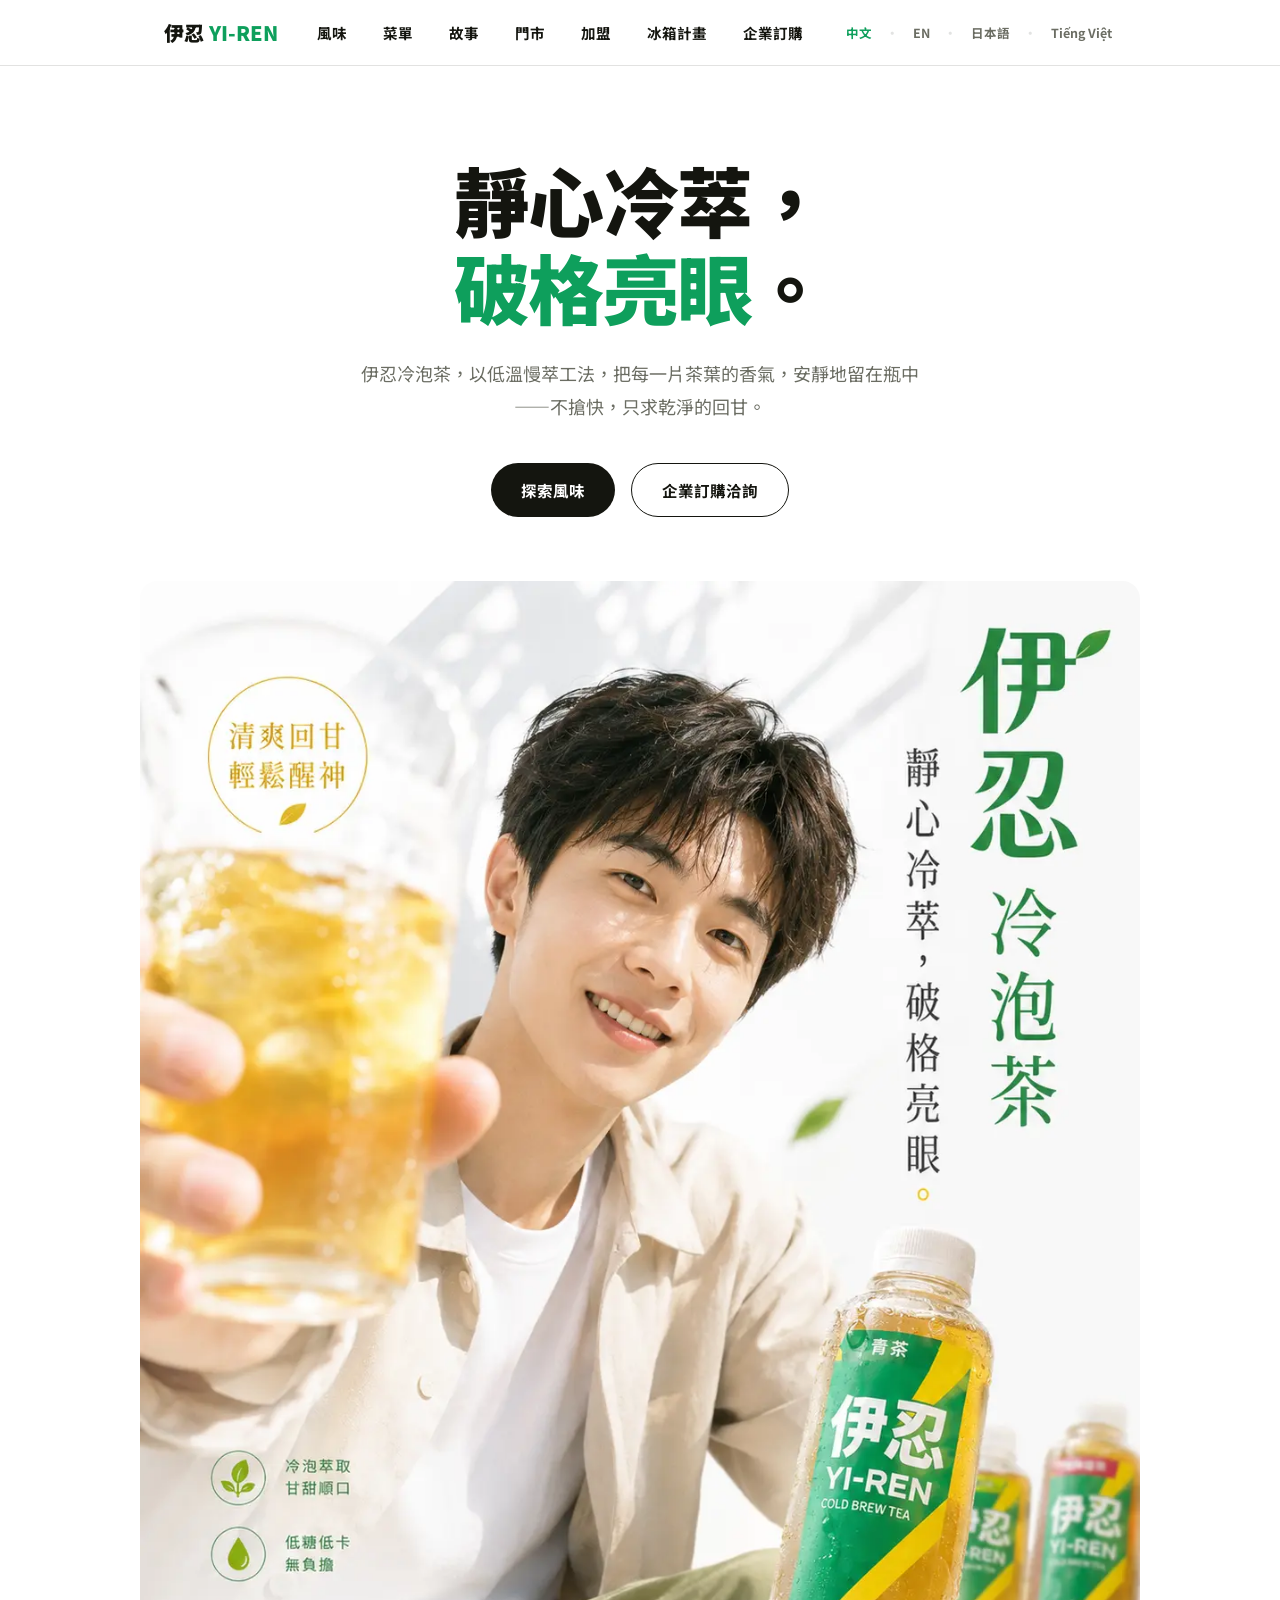
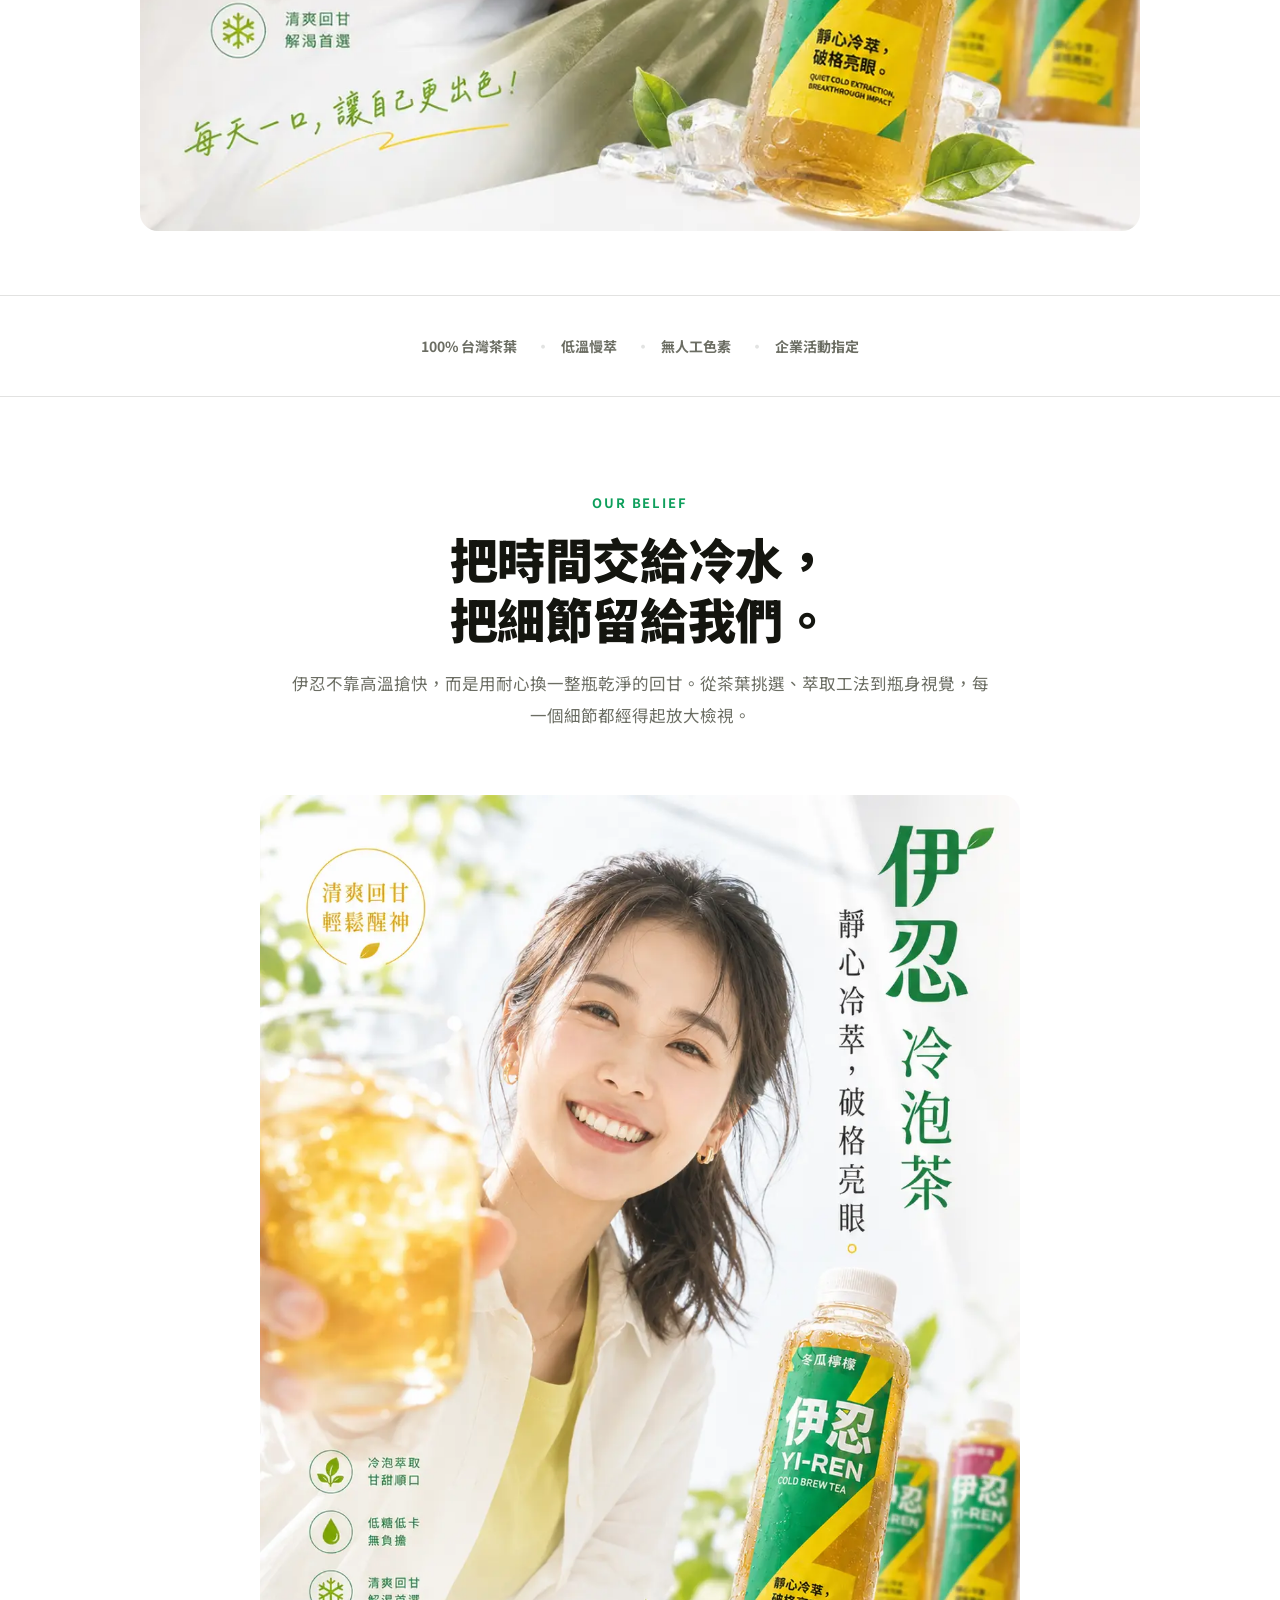
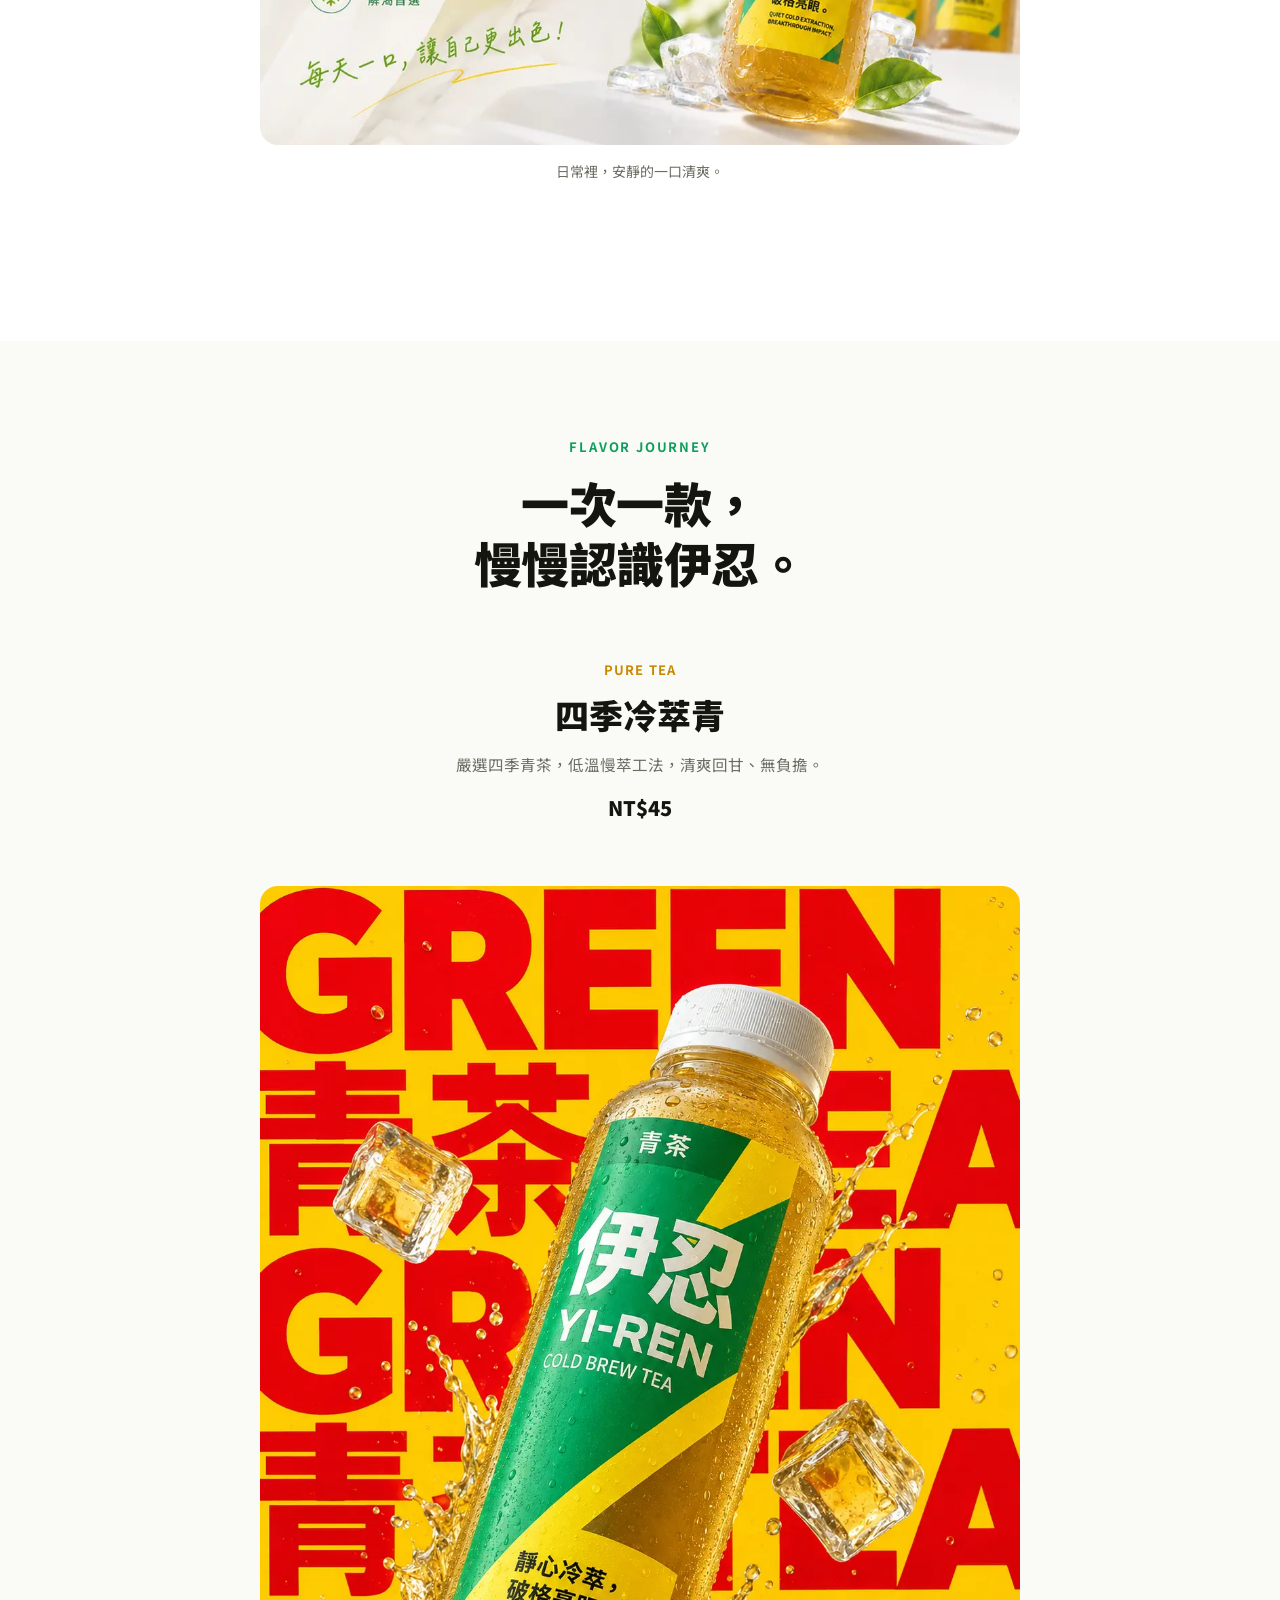
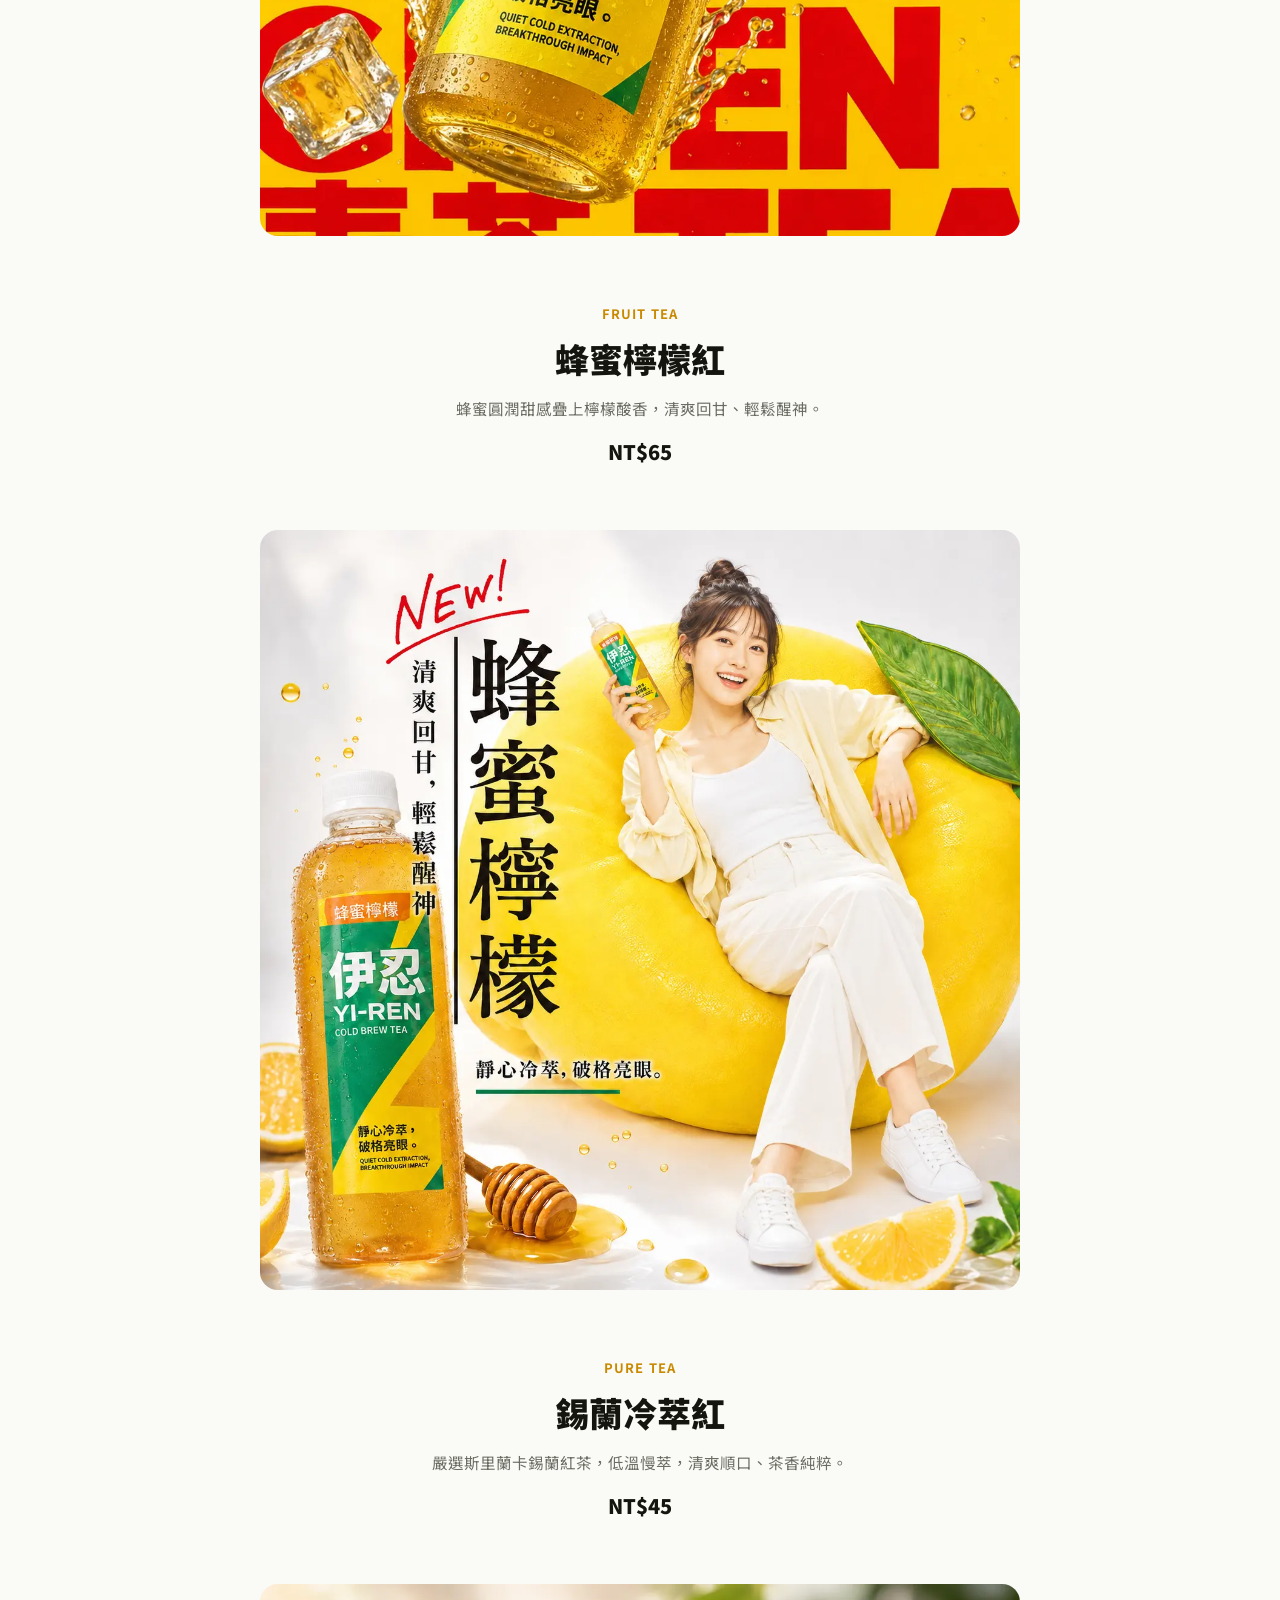
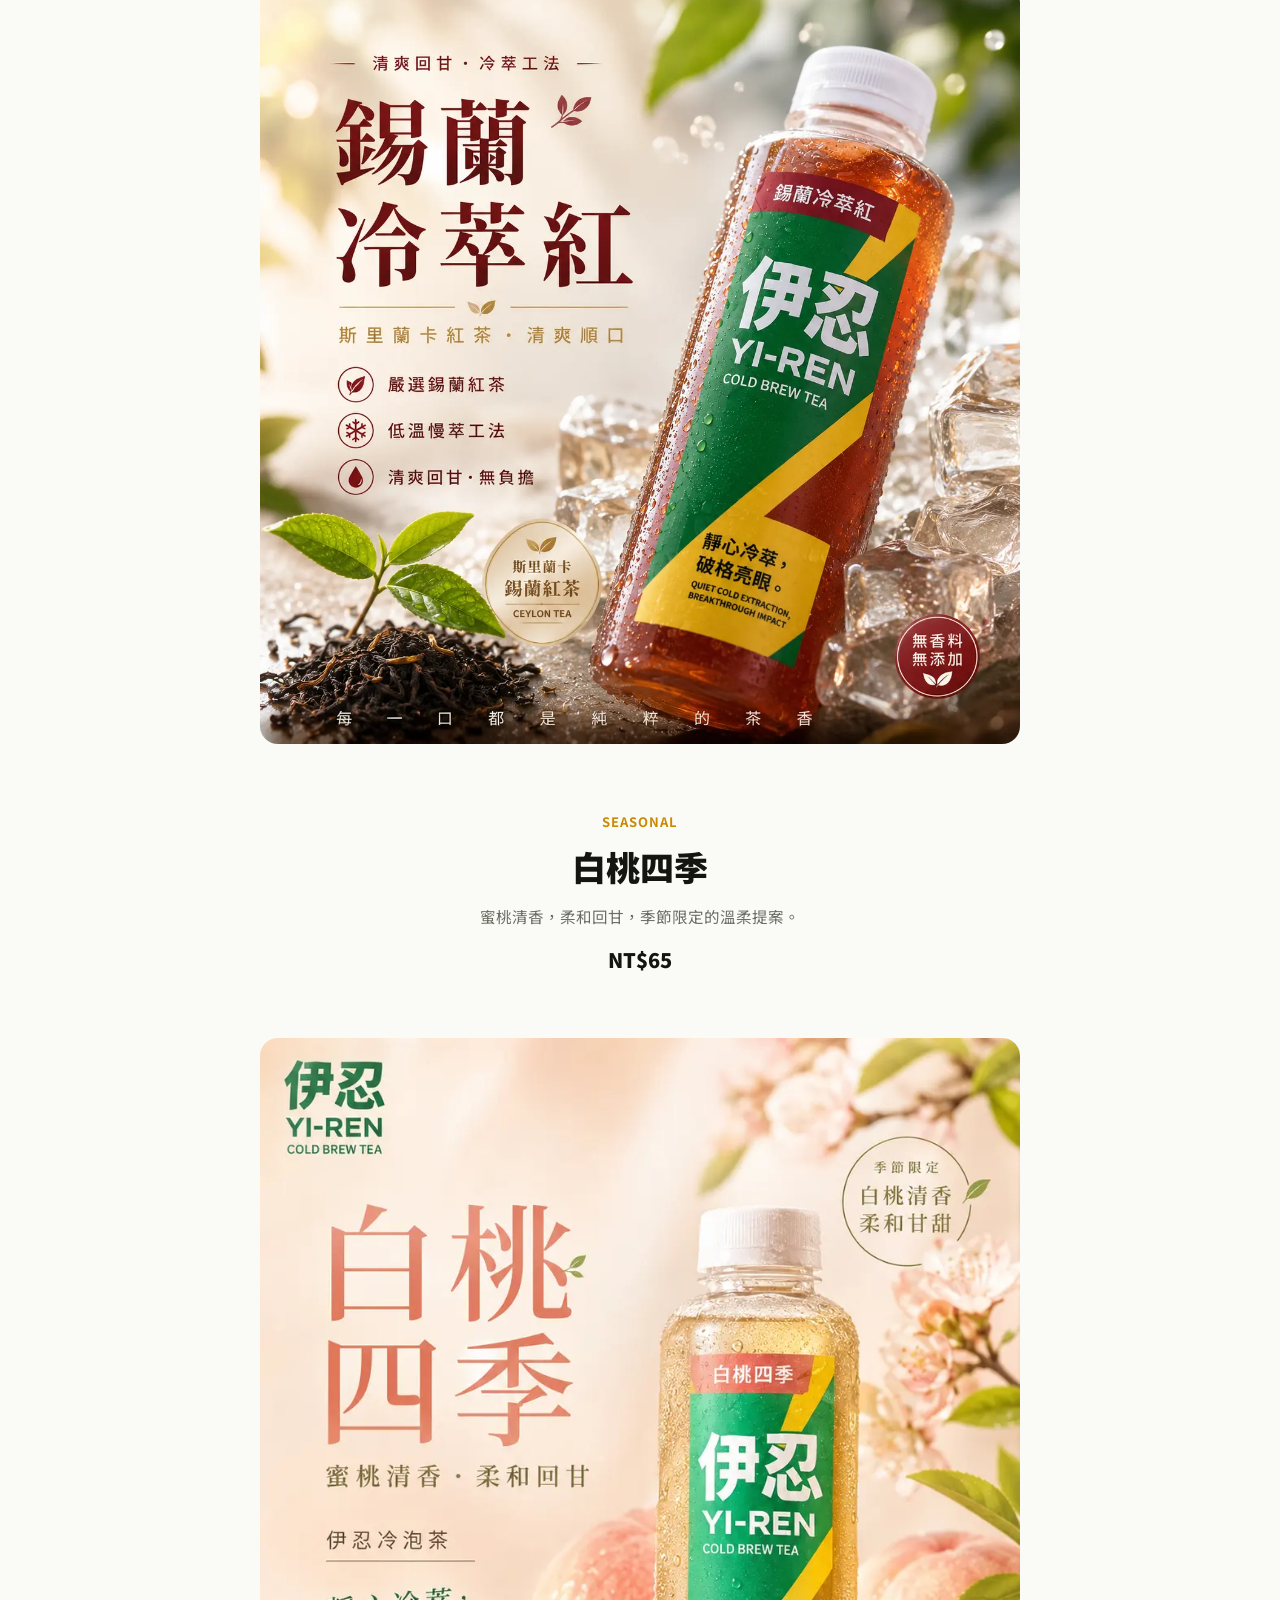
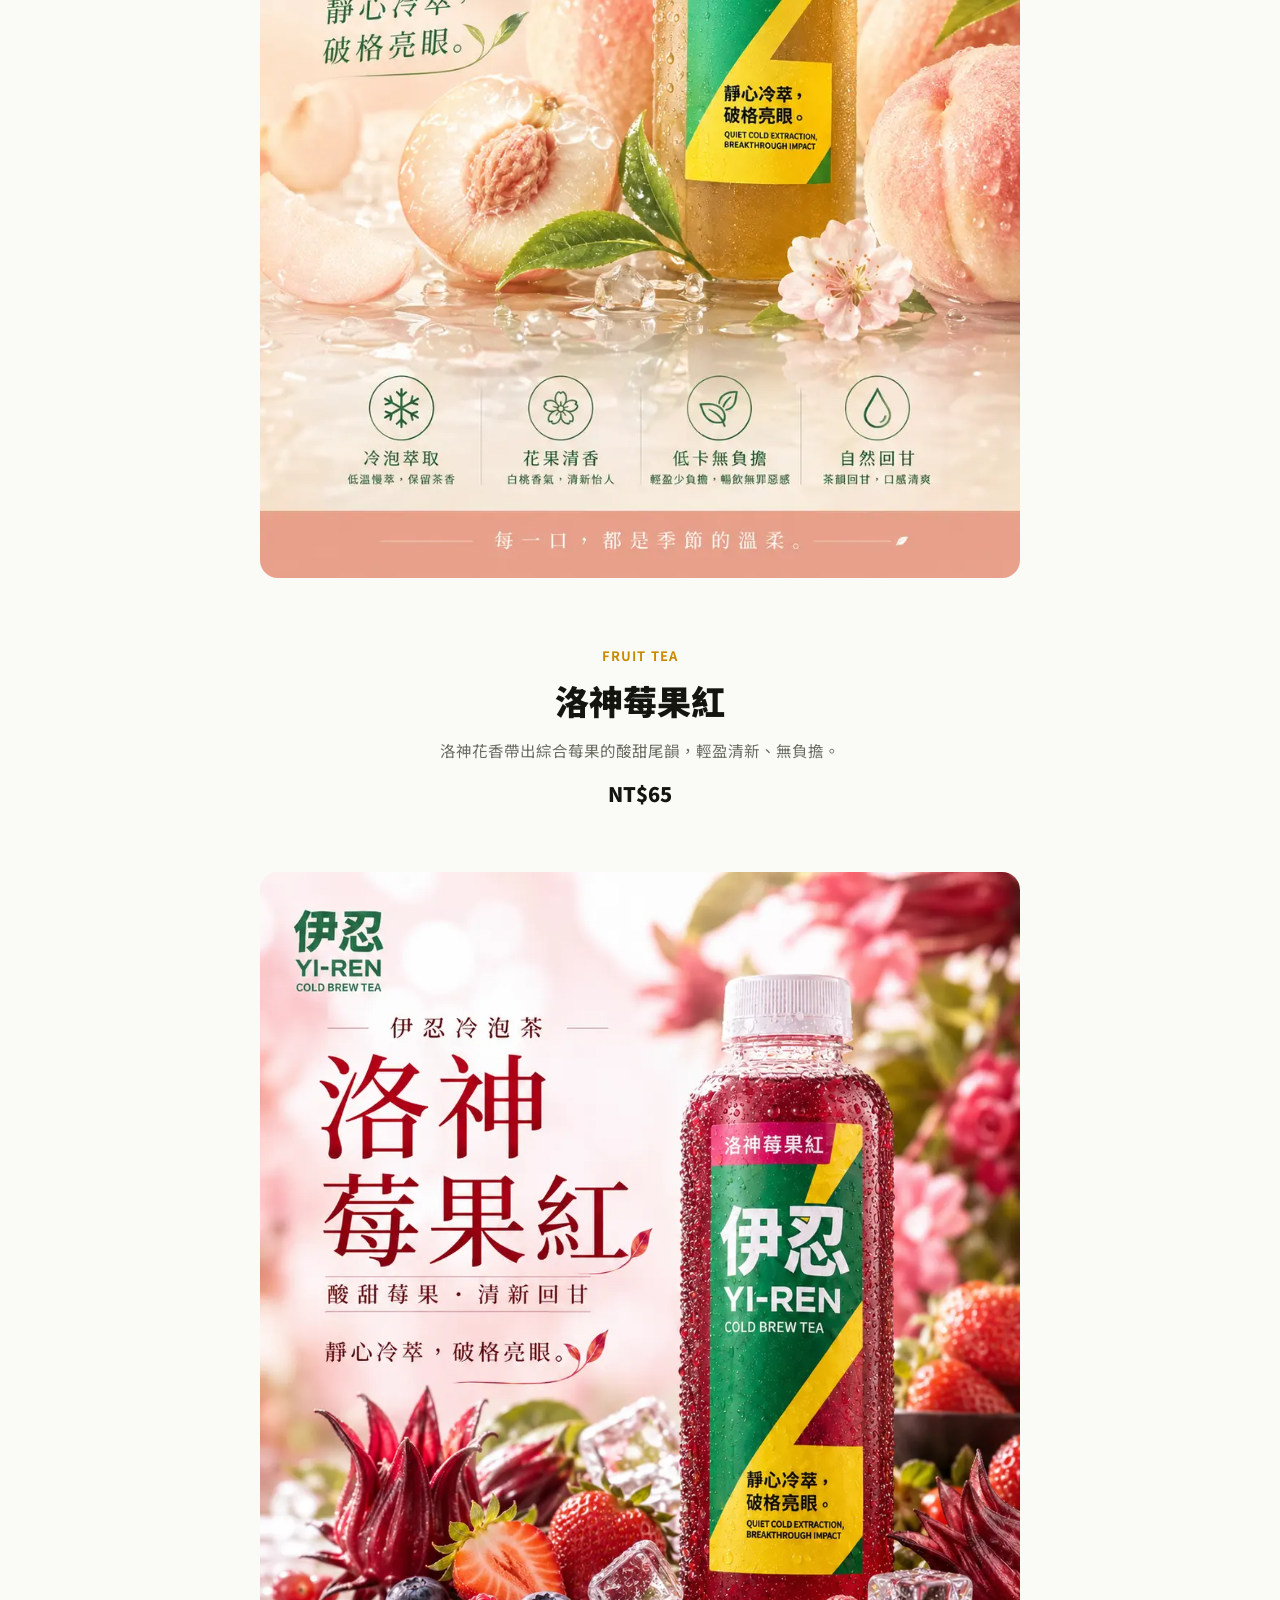
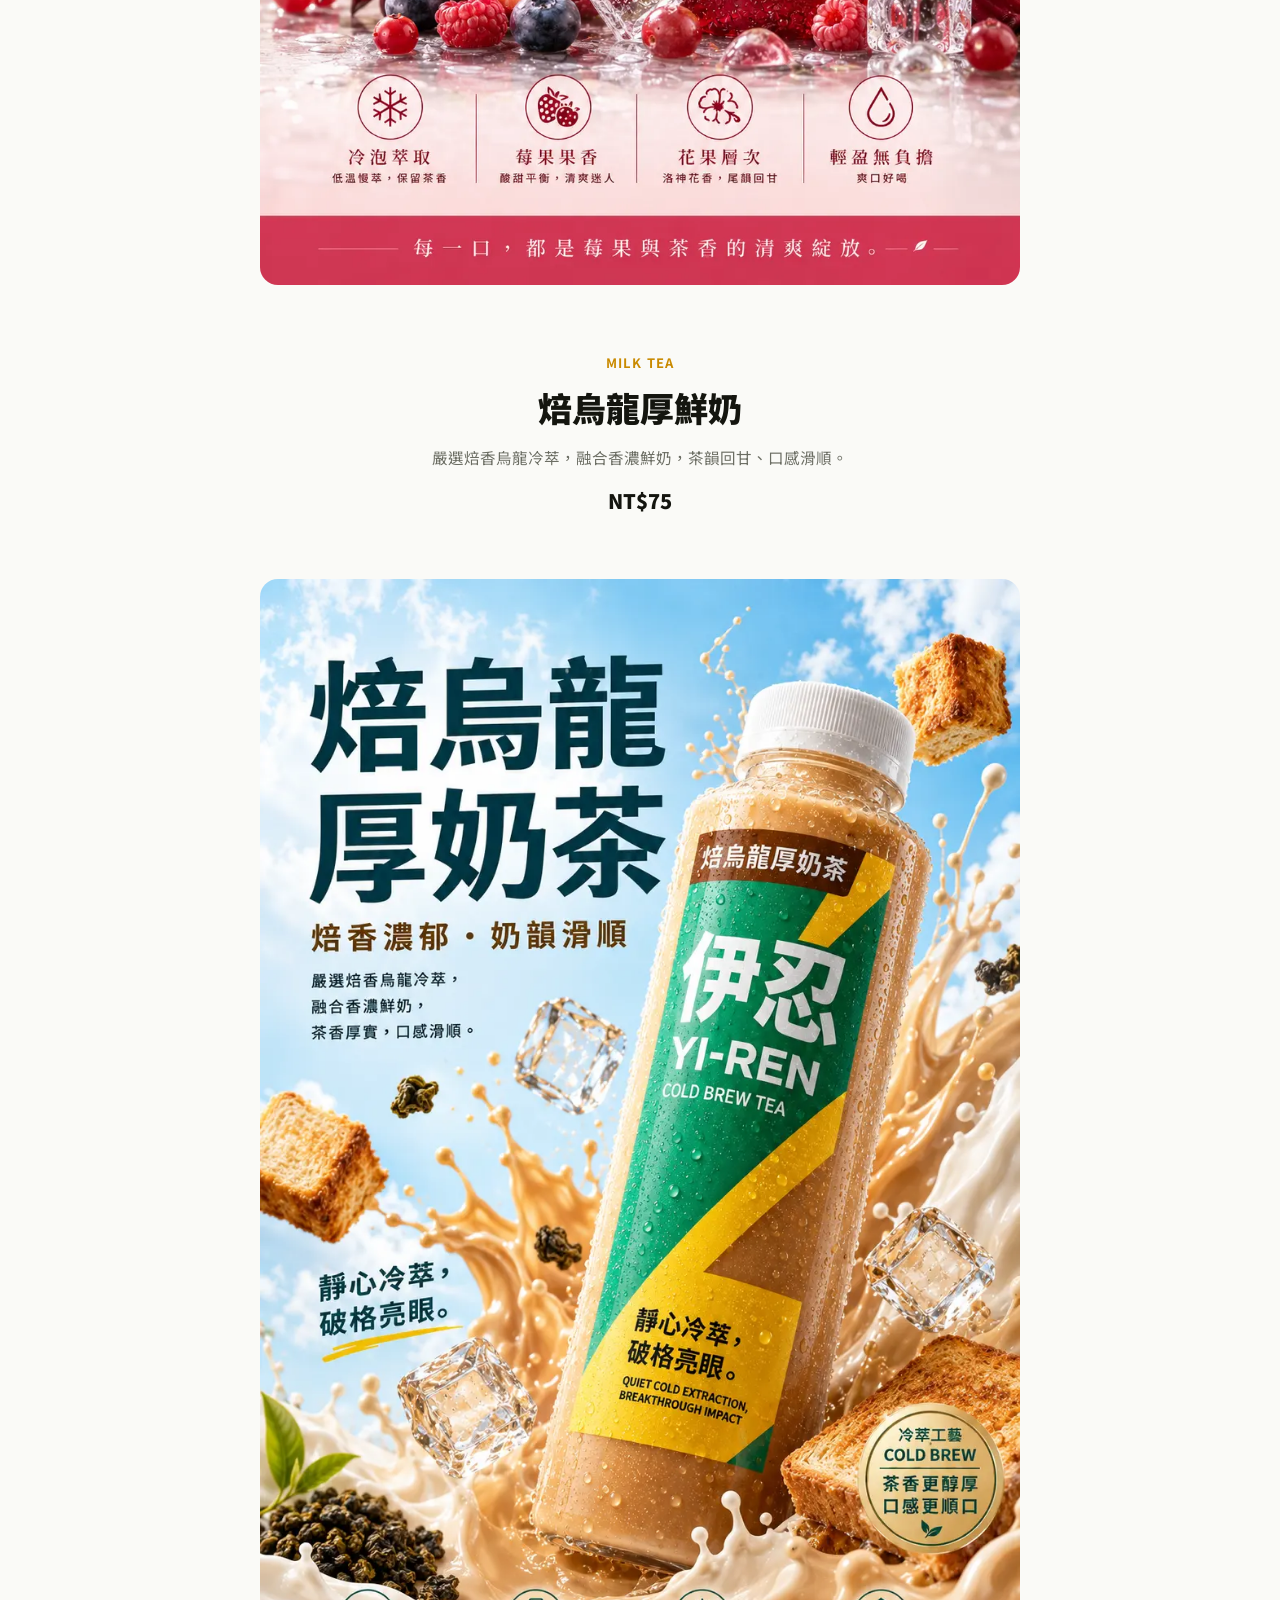
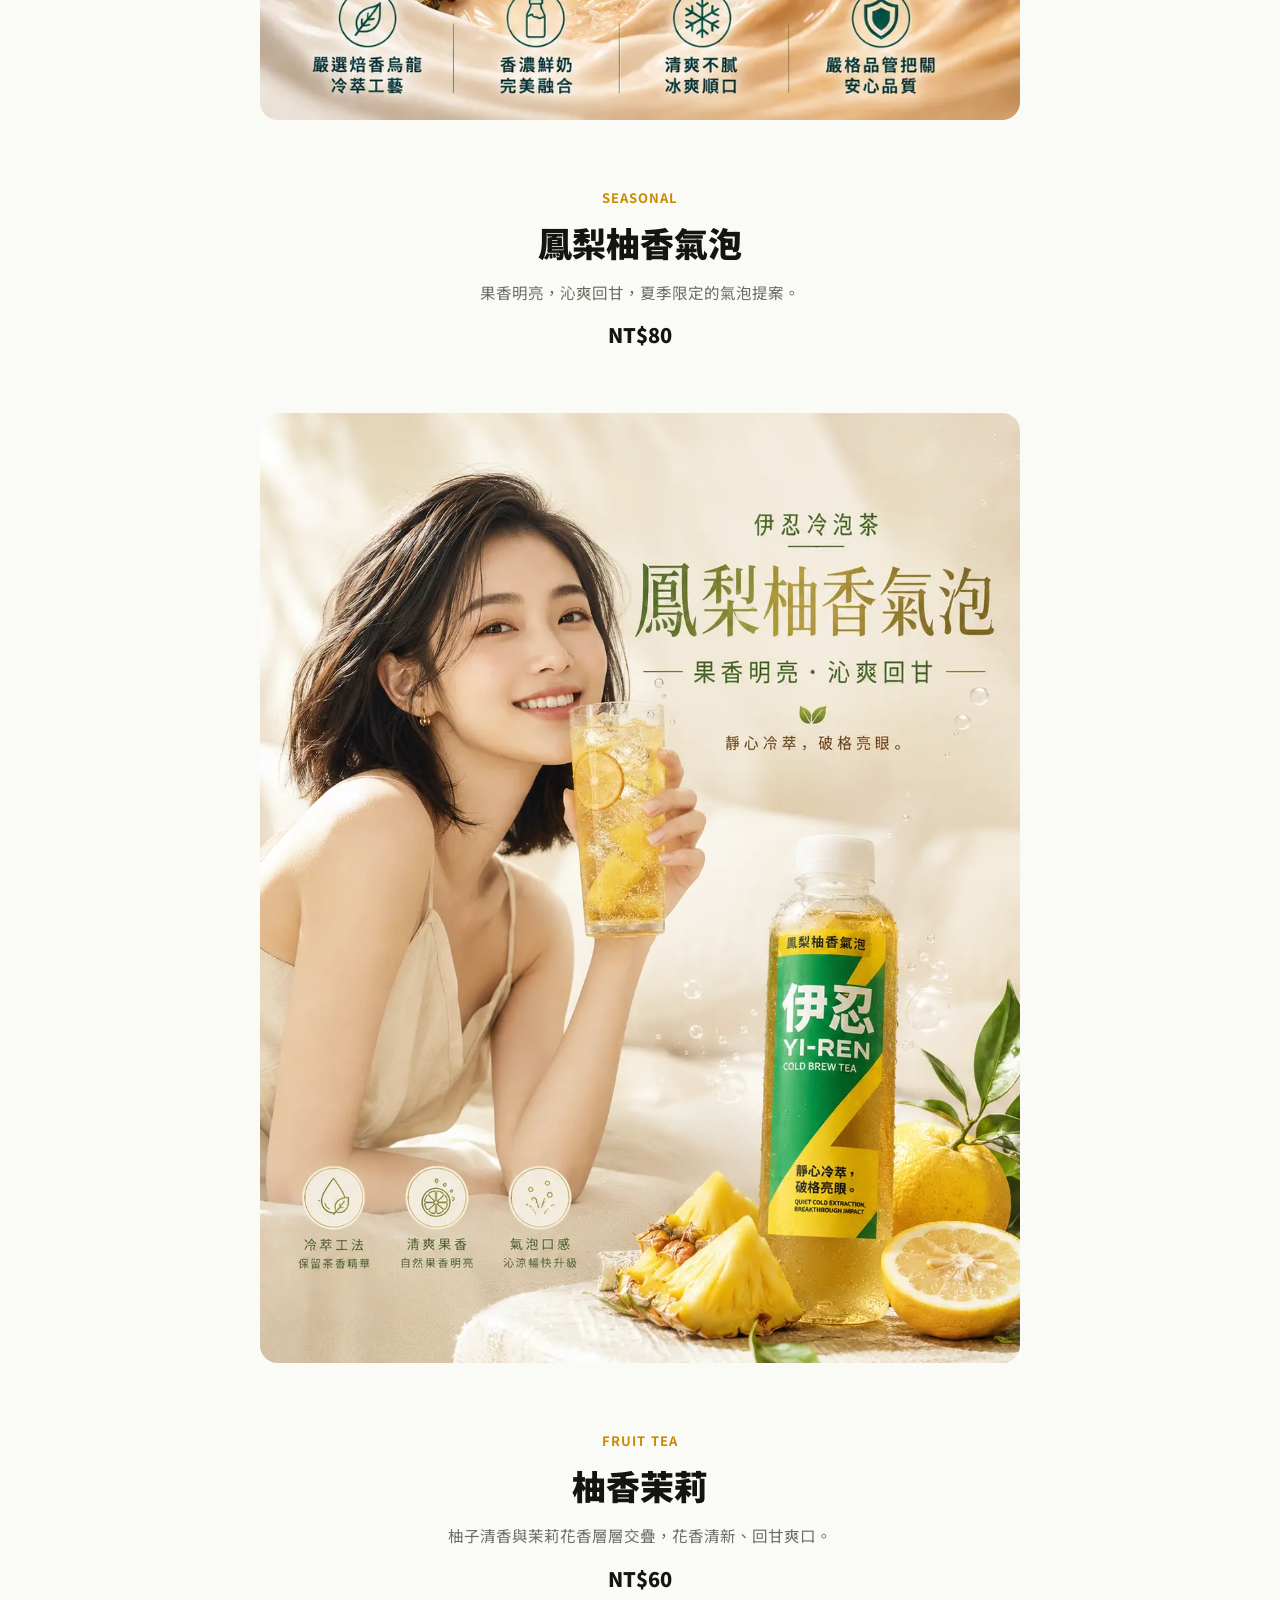
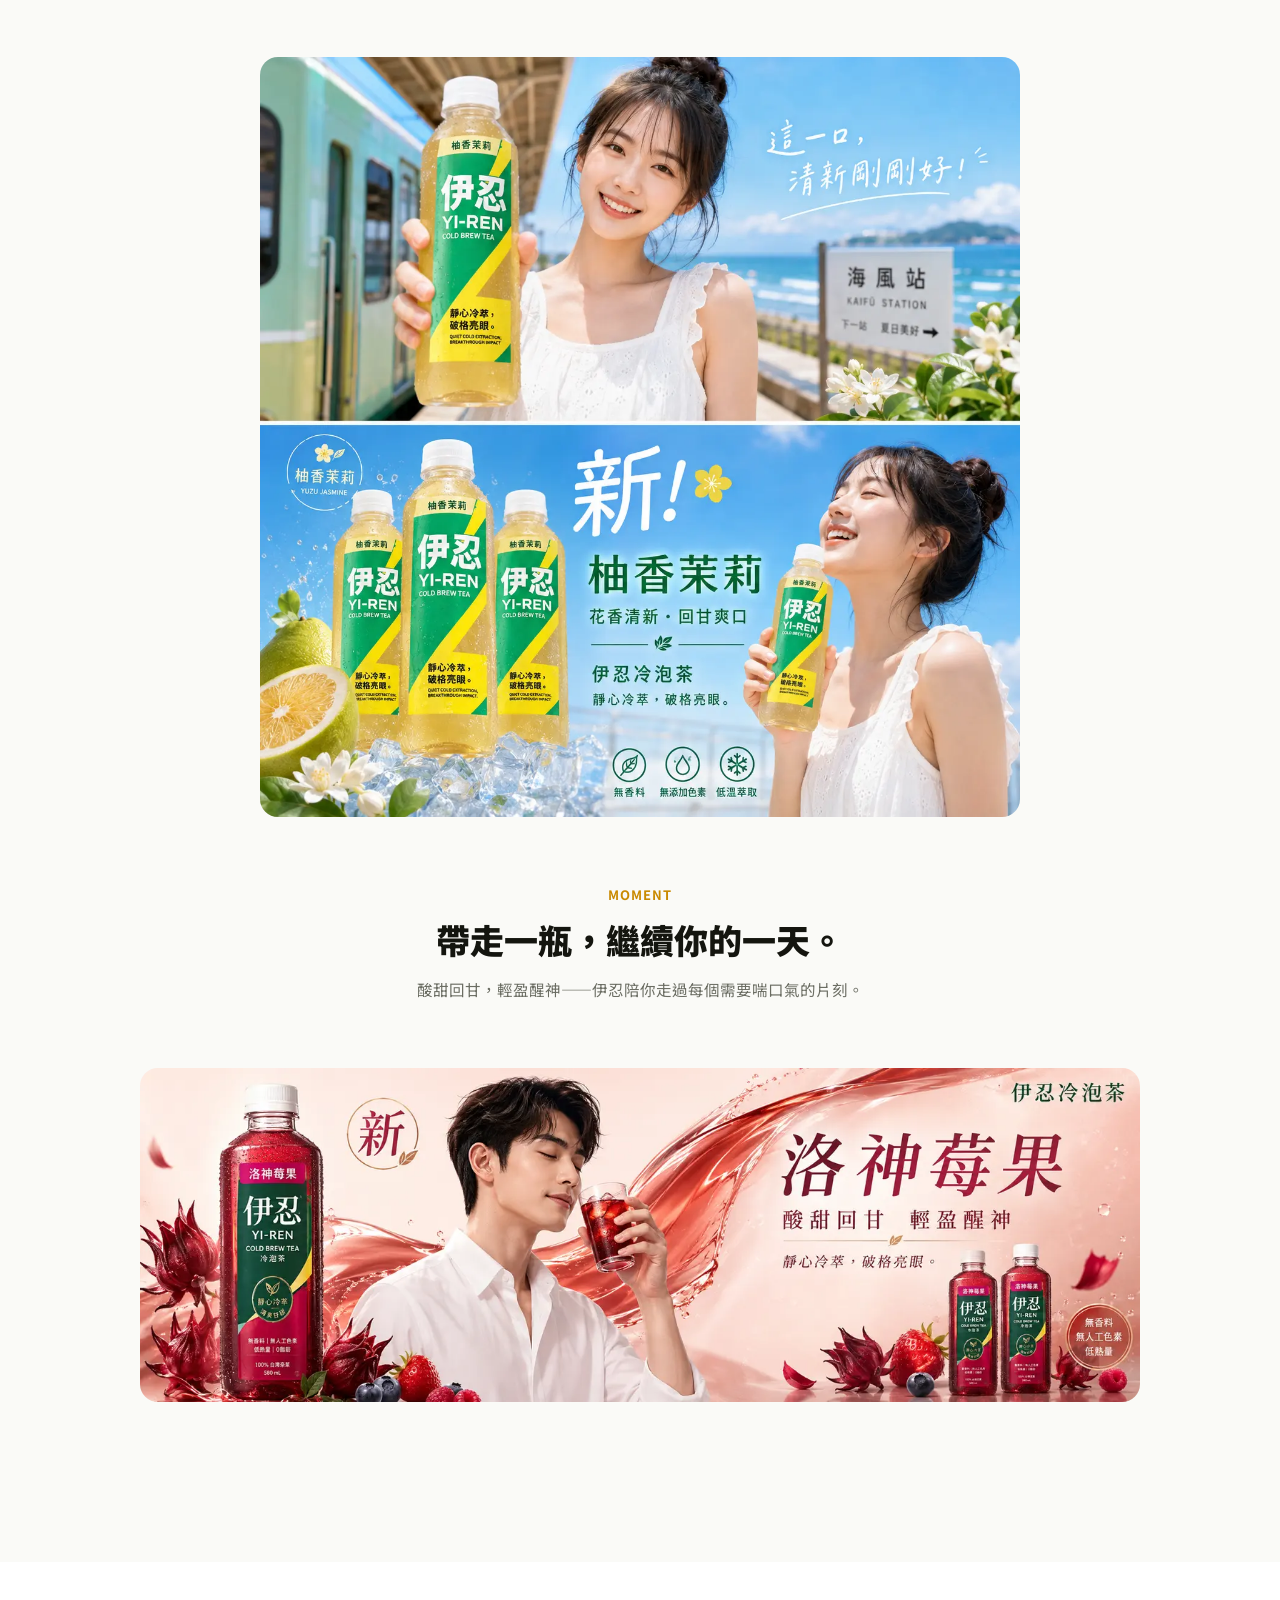
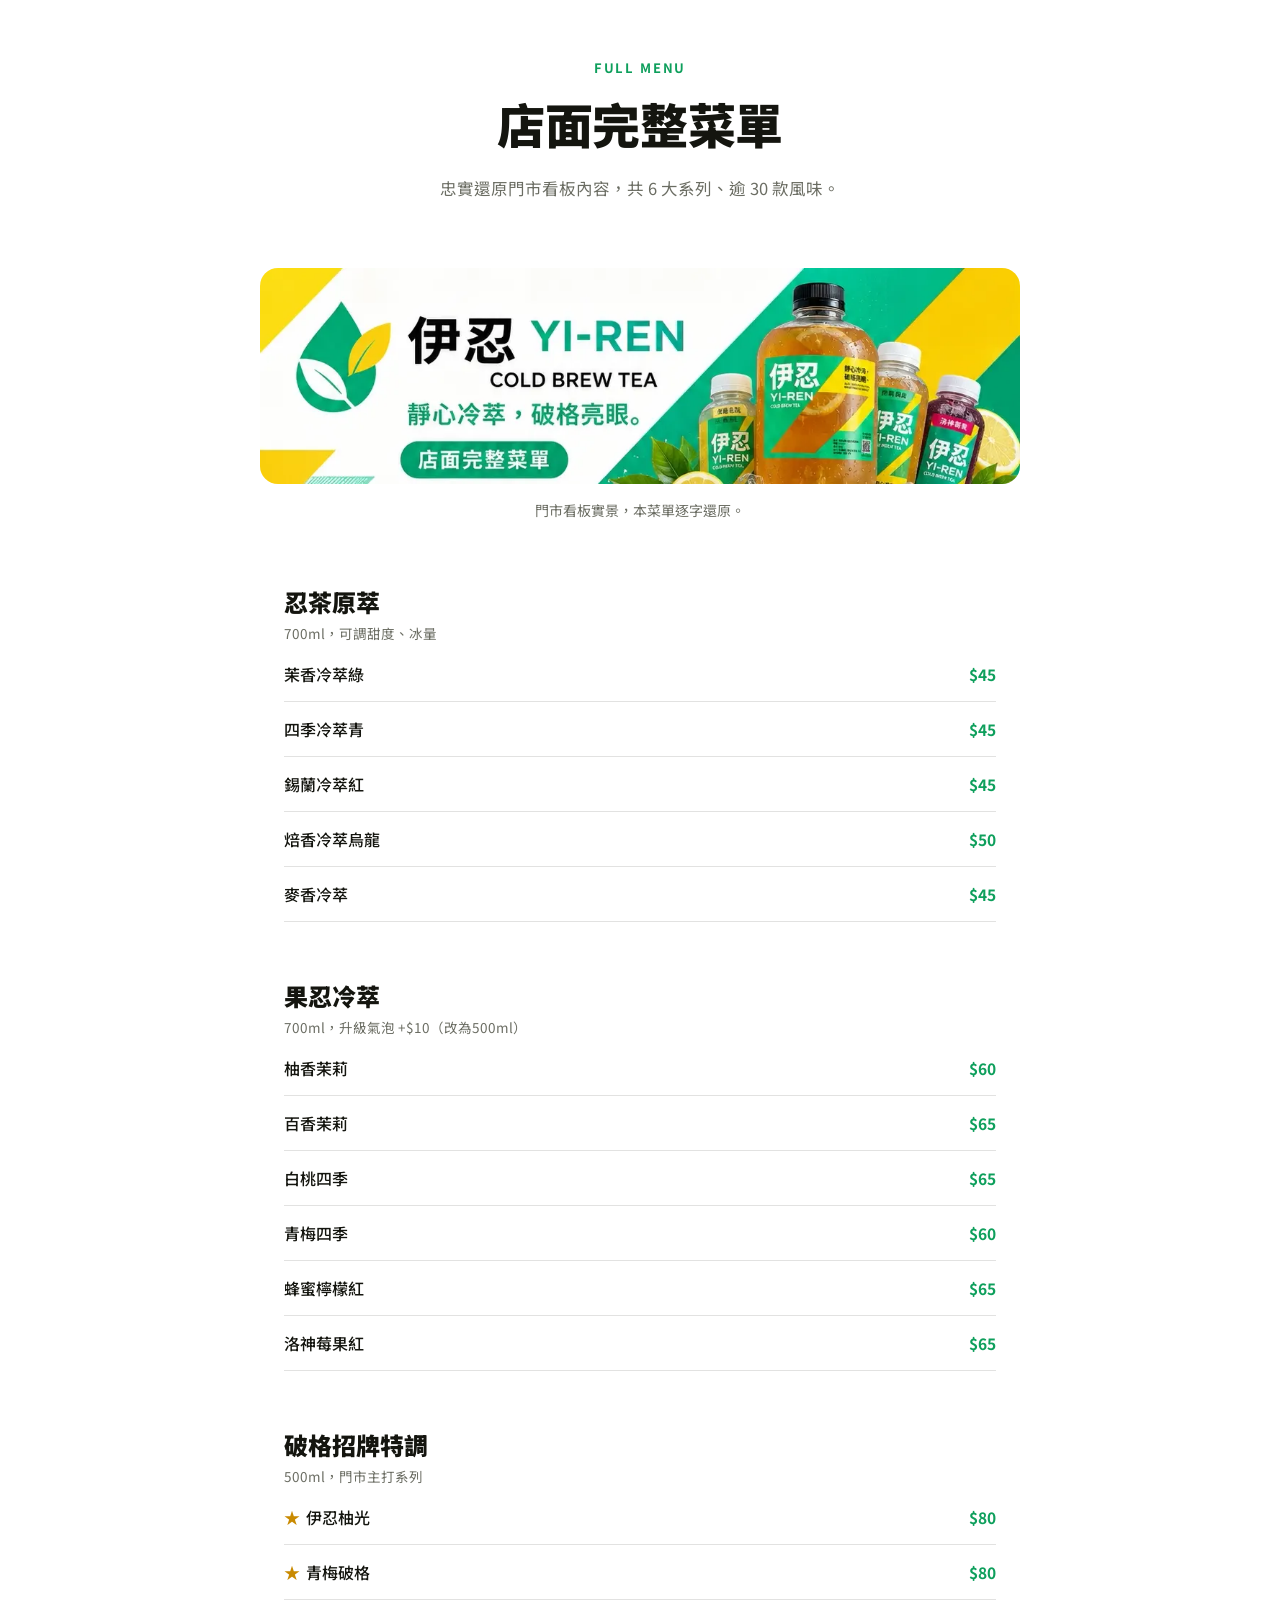
<file: index.html>
<!DOCTYPE html>
<html lang="zh-Hant">
<head>
<meta charset="UTF-8">
<meta name="viewport" content="width=device-width, initial-scale=1.0">
<title>伊忍 YI-REN COLD BREW TEA｜靜心冷萃，破格亮眼</title>
<meta name="description" content="伊忍 YI-REN 冷泡茶：低溫慢萃，完整門市菜單、品牌故事、企業訂購服務。靜心冷萃，破格亮眼。">
<meta property="og:title" content="伊忍 YI-REN COLD BREW TEA｜靜心冷萃，破格亮眼">
<meta property="og:description" content="低溫慢萃的冷泡茶。完整門市菜單、品牌故事、企業活動訂購。">
<meta property="og:type" content="website">
<meta property="og:image" content="images/hero-male-qingcha.webp">
<link rel="icon" href="data:image/svg+xml,%3Csvg xmlns='http://www.w3.org/2000/svg' viewBox='0 0 100 100'%3E%3Ccircle cx='50' cy='50' r='48' fill='%230E9F5C'/%3E%3C/svg%3E">
<link rel="stylesheet" href="css/style.css">
</head>
<body>

<!-- ============ NAV ============ -->
<nav class="site-nav">
  <div class="nav-inner">
    <a href="#top" class="brand-4">伊忍 <span>YI-REN</span></a>
    <ul class="nav-links-4">
      <li><a href="#flavors">風味</a></li>
      <li><a href="#menu">菜單</a></li>
      <li><a href="#story">故事</a></li>
      <li><a href="#store">門市</a></li>
      <li><a href="#franchise">加盟</a></li>
      <li><a href="fridge/index.html">冰箱計畫</a></li>
      <li><a href="#b2b">企業訂購</a></li>
    </ul>
    <div class="lang-switch">
      <a href="#" class="active">中文</a><span class="sep">·</span>
      <a href="en/index.html">EN</a><span class="sep">·</span>
      <a href="ja/index.html">日本語</a><span class="sep">·</span>
      <a href="vi/index.html">Tiếng Việt</a>
    </div>
    <button class="nav-toggle-4" aria-label="開啟選單" aria-expanded="false">
      <svg width="20" height="20" viewBox="0 0 24 24" fill="none" stroke="currentColor" stroke-width="2"><line x1="3" y1="7" x2="21" y2="7"/><line x1="3" y1="12" x2="21" y2="12"/><line x1="3" y1="17" x2="21" y2="17"/></svg>
    </button>
  </div>
  <div class="mobile-panel-4">
    <ul>
      <li><a href="#flavors">風味</a></li>
      <li><a href="#menu">菜單</a></li>
      <li><a href="#story">故事</a></li>
      <li><a href="#store">門市</a></li>
      <li><a href="#franchise">加盟</a></li>
      <li><a href="fridge/index.html">冰箱計畫</a></li>
      <li><a href="#b2b" class="mobile-cta-4">企業訂購</a></li>
      <div class="lang-switch">
        <a href="#" class="active">中文</a><span class="sep">·</span>
        <a href="en/index.html">EN</a><span class="sep">·</span>
        <a href="ja/index.html">日本語</a><span class="sep">·</span>
        <a href="vi/index.html">Tiếng Việt</a>
      </div>
    </ul>
  </div>
</nav>

<main id="top">

  <!-- ============ HERO ============ -->
  <section class="hero-4">
    <div class="col reveal-4">
      <h1 class="hero-4-title">靜心冷萃，<br><span class="hl">破格亮眼</span>。</h1>
      <p class="hero-4-sub">伊忍冷泡茶，以低溫慢萃工法，把每一片茶葉的香氣，安靜地留在瓶中——不搶快，只求乾淨的回甘。</p>
      <div class="hero-4-actions">
        <a href="#flavors" class="btn btn-dark">探索風味</a>
        <a href="#b2b" class="btn btn-line">企業訂購洽詢</a>
      </div>
    </div>

    <div class="photo-block full reveal-4">
      <img src="images/hero-male-qingcha.webp" alt="伊忍冷泡茶，靜心冷萃、破格亮眼" width="1120" height="1400">
    </div>
  </section>

  <!-- ============ STAT LINE ============ -->
  <div class="stat-line">
    <ul>
      <li>100% 台灣茶葉</li>
      <li>低溫慢萃</li>
      <li>無人工色素</li>
      <li>企業活動指定</li>
    </ul>
  </div>

  <!-- ============ INTRO ============ -->
  <section class="section">
    <div class="col reveal-4" style="text-align:center;">
      <span class="eyebrow">Our Belief</span>
      <h2 class="section-title">把時間交給冷水，<br>把細節留給我們。</h2>
      <p class="section-body">伊忍不靠高溫搶快，而是用耐心換一整瓶乾淨的回甘。從茶葉挑選、萃取工法到瓶身視覺，每一個細節都經得起放大檢視。</p>
    </div>

    <div class="photo-block contained reveal-4">
      <img src="images/hero-lifestyle-honey.webp" alt="伊忍冷泡茶，日常的一口清爽" width="1120" height="1400">
      <p class="cap">日常裡，安靜的一口清爽。</p>
    </div>
  </section>

  <!-- ============ FLAVOR JOURNEY ============ -->
  <section id="flavors" class="section" style="background:#FAFAF7;">
    <div class="col reveal-4" style="text-align:center; margin-bottom:8px;">
      <span class="eyebrow">Flavor Journey</span>
      <h2 class="section-title">一次一款，<br>慢慢認識伊忍。</h2>
    </div>

    <div class="flavor-entry reveal-4" style="margin-top:64px;">
      <span class="tag">Pure Tea</span>
      <h3>四季冷萃青</h3>
      <p>嚴選四季青茶，低溫慢萃工法，清爽回甘、無負擔。</p>
      <span class="price">NT$45</span>
    </div>
    <div class="photo-block contained reveal-4">
      <img src="images/flavor-qingcha-green.webp" alt="伊忍四季冷萃青" width="1120" height="1400">
    </div>

    <div class="flavor-entry reveal-4">
      <span class="tag">Fruit Tea</span>
      <h3>蜂蜜檸檬紅</h3>
      <p>蜂蜜圓潤甜感疊上檸檬酸香，清爽回甘、輕鬆醒神。</p>
      <span class="price">NT$65</span>
    </div>
    <div class="photo-block contained reveal-4">
      <img src="images/flavor-honey-lemon.webp" alt="伊忍蜂蜜檸檬紅" width="1254" height="1254">
    </div>

    <div class="flavor-entry reveal-4">
      <span class="tag">Pure Tea</span>
      <h3>錫蘭冷萃紅</h3>
      <p>嚴選斯里蘭卡錫蘭紅茶，低溫慢萃，清爽順口、茶香純粹。</p>
      <span class="price">NT$45</span>
    </div>
    <div class="photo-block contained reveal-4">
      <img src="images/flavor-ceylon-red.webp" alt="伊忍錫蘭冷萃紅" width="1254" height="1254">
    </div>

    <div class="flavor-entry reveal-4">
      <span class="tag">Seasonal</span>
      <h3>白桃四季</h3>
      <p>蜜桃清香，柔和回甘，季節限定的溫柔提案。</p>
      <span class="price">NT$65</span>
    </div>
    <div class="photo-block contained reveal-4">
      <img src="images/flavor-white-peach.webp" alt="伊忍白桃四季" width="933" height="1400">
    </div>

    <div class="flavor-entry reveal-4">
      <span class="tag">Fruit Tea</span>
      <h3>洛神莓果紅</h3>
      <p>洛神花香帶出綜合莓果的酸甜尾韻，輕盈清新、無負擔。</p>
      <span class="price">NT$65</span>
    </div>
    <div class="photo-block contained reveal-4">
      <img src="images/flavor-hibiscus-berry.webp" alt="伊忍洛神莓果紅" width="1050" height="1400">
    </div>

    <div class="flavor-entry reveal-4">
      <span class="tag">Milk Tea</span>
      <h3>焙烏龍厚鮮奶</h3>
      <p>嚴選焙香烏龍冷萃，融合香濃鮮奶，茶韻回甘、口感滑順。</p>
      <span class="price">NT$75</span>
    </div>
    <div class="photo-block contained reveal-4">
      <img src="images/flavor-oolong-milktea.webp" alt="伊忍焙烏龍厚鮮奶" width="933" height="1400">
    </div>

    <div class="flavor-entry reveal-4">
      <span class="tag">Seasonal</span>
      <h3>鳳梨柚香氣泡</h3>
      <p>果香明亮，沁爽回甘，夏季限定的氣泡提案。</p>
      <span class="price">NT$80</span>
    </div>
    <div class="photo-block contained reveal-4">
      <img src="images/flavor-pineapple-yuzu.webp" alt="伊忍鳳梨柚香氣泡" width="1120" height="1400">
    </div>

    <div class="flavor-entry reveal-4">
      <span class="tag">Fruit Tea</span>
      <h3>柚香茉莉</h3>
      <p>柚子清香與茉莉花香層層交疊，花香清新、回甘爽口。</p>
      <span class="price">NT$60</span>
    </div>
    <div class="photo-block contained reveal-4">
      <img src="images/promo-yuzu-jasmine-lifestyle.webp" alt="伊忍柚香茉莉，海風車站" width="1254" height="1254">
    </div>

    <div class="flavor-entry reveal-4">
      <span class="tag">Moment</span>
      <h3>帶走一瓶，繼續你的一天。</h3>
      <p>酸甜回甘，輕盈醒神——伊忍陪你走過每個需要喘口氣的片刻。</p>
    </div>
    <div class="photo-block full reveal-4">
      <img src="images/promo-hibiscus-lifestyle.webp" alt="伊忍洛神莓果，酸甜回甘" width="1400" height="467">
    </div>
  </section>

  <!-- ============ MENU ============ -->
  <section id="menu" class="section">
    <div class="col reveal-4" style="text-align:center;">
      <span class="eyebrow">Full Menu</span>
      <h2 class="section-title">店面完整菜單</h2>
      <p class="section-body">忠實還原門市看板內容，共 6 大系列、逾 30 款風味。</p>
    </div>

    <div class="photo-block contained reveal-4">
      <img src="images/menu-header-strip.webp" alt="伊忍門市菜單看板" width="1055" height="300">
      <p class="cap">門市看板實景，本菜單逐字還原。</p>
    </div>

    <div class="col reveal-4" style="margin-top:60px;">

      <div class="menu-cat-4">
        <div class="menu-cat-4-head"><h3>忍茶原萃</h3><span class="meta">700ml，可調甜度、冰量</span></div>
        <div class="menu-row-4"><span class="name">茉香冷萃綠</span><span class="price">$45</span></div>
        <div class="menu-row-4"><span class="name">四季冷萃青</span><span class="price">$45</span></div>
        <div class="menu-row-4"><span class="name">錫蘭冷萃紅</span><span class="price">$45</span></div>
        <div class="menu-row-4"><span class="name">焙香冷萃烏龍</span><span class="price">$50</span></div>
        <div class="menu-row-4"><span class="name">麥香冷萃</span><span class="price">$45</span></div>
      </div>

      <div class="menu-cat-4">
        <div class="menu-cat-4-head"><h3>果忍冷萃</h3><span class="meta">700ml，升級氣泡 +$10（改為500ml）</span></div>
        <div class="menu-row-4"><span class="name">柚香茉莉</span><span class="price">$60</span></div>
        <div class="menu-row-4"><span class="name">百香茉莉</span><span class="price">$65</span></div>
        <div class="menu-row-4"><span class="name">白桃四季</span><span class="price">$65</span></div>
        <div class="menu-row-4"><span class="name">青梅四季</span><span class="price">$60</span></div>
        <div class="menu-row-4"><span class="name">蜂蜜檸檬紅</span><span class="price">$65</span></div>
        <div class="menu-row-4"><span class="name">洛神莓果紅</span><span class="price">$65</span></div>
      </div>

      <div class="menu-cat-4">
        <div class="menu-cat-4-head"><h3>破格招牌特調</h3><span class="meta">500ml，門市主打系列</span></div>
        <div class="menu-row-4"><span class="name"><span class="star">★</span>伊忍柚光</span><span class="price">$80</span></div>
        <div class="menu-row-4"><span class="name"><span class="star">★</span>青梅破格</span><span class="price">$80</span></div>
        <div class="menu-row-4"><span class="name"><span class="star">★</span>白桃雲朵青</span><span class="price">$80</span></div>
        <div class="menu-row-4"><span class="name">洛神赤霞</span><span class="price">$75</span></div>
        <div class="menu-row-4"><span class="name">百香雙果綠</span><span class="price">$75</span></div>
      </div>

      <div class="menu-cat-4">
        <div class="menu-cat-4-head"><h3>雲上鮮奶茶</h3><span class="meta">500ml，使用鮮奶，不使用奶精</span></div>
        <div class="menu-row-4"><span class="name">錫蘭厚鮮奶</span><span class="price">$70</span></div>
        <div class="menu-row-4"><span class="name">焙烏龍厚鮮奶</span><span class="price">$75</span></div>
        <div class="menu-row-4"><span class="name">茉莉鮮奶綠</span><span class="price">$70</span></div>
        <div class="menu-row-4"><span class="name">白玉錫蘭厚鮮奶</span><span class="price">$80</span></div>
        <div class="menu-row-4"><span class="name">海鹽雲朵紅</span><span class="price">$70</span></div>
        <div class="menu-row-4"><span class="name">海鹽雲朵烏龍</span><span class="price">$75</span></div>
      </div>

      <div class="menu-cat-4">
        <div class="menu-cat-4-head"><h3>無咖啡因選擇</h3></div>
        <div class="menu-row-4"><span class="name">麥香冷萃</span><span class="price">$45</span></div>
        <div class="menu-row-4"><span class="name">蜂蜜檸檬氣泡</span><span class="price">$65</span></div>
        <div class="menu-row-4"><span class="name">洛神莓果氣泡</span><span class="price">$70</span></div>
        <div class="menu-row-4"><span class="name">白桃晶球氣泡</span><span class="price">$75</span></div>
      </div>

      <div class="menu-cat-4" style="margin-bottom:0;">
        <div class="menu-cat-4-head"><h3>季節限定</h3></div>
        <div class="menu-row-4"><span class="name">芒果百香冷萃青〈春夏〉</span><span class="price">$80</span></div>
        <div class="menu-row-4"><span class="name">鳳梨柚香氣泡〈春夏〉</span><span class="price">$80</span></div>
        <div class="menu-row-4"><span class="name">草莓雲朵鮮奶〈秋冬〉</span><span class="price">$90</span></div>
        <div class="menu-row-4"><span class="name">桂花焙香烏龍〈秋冬〉</span><span class="price">$65</span></div>
      </div>

      <div class="menu-note-4">
        <p><strong>加料與升級：</strong>白玉珍珠 +$10・茉莉茶凍 +$10・愛玉 +$10・寒天晶球 +$10・海鹽雲朵奶霜 +$15・升級氣泡 +$10</p>
        <p style="margin-top:12px;"><strong>甜度／冰量：</strong>原茶、鮮奶茶可調整甜度（無糖～正常）與冰量（正常冰～去冰）；果茶、特調系列以清爽果香／標準果香調整；氣泡系列冰量固定，建議立即飲用。</p>
      </div>

      <div class="rank-4">
        <h3>人氣推薦 Top 8</h3>
        <ol>
          <li><span class="no">01</span>伊忍柚光</li>
          <li><span class="no">02</span>青梅破格</li>
          <li><span class="no">03</span>白桃雲朵青</li>
          <li><span class="no">04</span>洛神莓果紅茶氣泡</li>
          <li><span class="no">05</span>百香茉莉冷萃</li>
          <li><span class="no">06</span>白玉錫蘭厚鮮奶</li>
          <li><span class="no">07</span>焙烏龍厚鮮奶</li>
          <li><span class="no">08</span>麥香冷萃</li>
        </ol>
      </div>
    </div>
  </section>

  <!-- ============ BRAND STORY ============ -->
  <section id="story" class="section" style="background:#FAFAF7;">
    <div class="col reveal-4" style="text-align:center;">
      <span class="eyebrow">Brand Story</span>
      <h2 class="section-title">那道對角切線，<br>是等待與破格的交界。</h2>
      <p class="section-body">瓶身上的黃綠切線不是隨手一畫——<strong>綠色</strong>是茶葉靜置冷萃的耐心等待，<strong>黃色</strong>是果物在陽光下累積的甜度。兩者相遇的那條斜線，就是「靜心」與「破格」交手的瞬間：安靜等待之後，最後一刻，果香衝破茶湯，亮眼登場。</p>
      <p class="section-body">「忍」也是這個意思——不是隱忍，是忍者的沉靜與精準：什麼時候該等，什麼時候該出手，伊忍都算好了。</p>
    </div>

    <div class="photo-block full reveal-4">
      <img src="images/brand-billboard.webp" alt="伊忍品牌視覺牆面，靜心冷萃、破格亮眼" width="1400" height="1050">
    </div>
  </section>

  <!-- ============ CRAFT / PACKAGING ============ -->
  <section class="section">
    <div class="col reveal-4" style="text-align:center;">
      <span class="eyebrow">Craft &amp; Packaging</span>
      <h2 class="section-title">工藝與包裝</h2>
      <p class="section-body">從瓶身標籤到門市周邊，同一套黃綠語言，一致延伸。</p>
    </div>

    <div class="photo-block snug reveal-4">
      <img src="images/pkg-label-detail.webp" alt="伊忍瓶身標籤正反面" width="320" height="310">
      <p class="cap">瓶身標籤，正面設計、背面誠實標示。</p>
    </div>

    <div class="photo-block full reveal-4">
      <img src="images/pkg-product-lineup.webp" alt="伊忍全系列產品陣列" width="978" height="320">
      <p class="cap">產品系列包裝，從冷萃茶到 700ml 分享瓶。</p>
    </div>

    <div class="photo-block contained reveal-4">
      <img src="images/pkg-team-apparel.webp" alt="伊忍員工制服、圍裙與帽款" width="660" height="230">
      <p class="cap">從吧台到街口，團隊共同穿上的那一種綠。</p>
    </div>

    <div class="photo-block contained reveal-4">
      <img src="images/pkg-takeaway-set.webp" alt="伊忍外帶杯、杯套與封口貼紙" width="590" height="195">
      <p class="cap">外帶杯與封口貼紙，隨手一瓶也講究。</p>
    </div>

    <div class="photo-block contained reveal-4">
      <img src="images/pkg-merch-gifting.webp" alt="伊忍品牌周邊：提袋、保溫杯、筆記本、萬用袋" width="800" height="235">
      <p class="cap">品牌周邊，也是活動最好的伴手禮。</p>
    </div>
  </section>

  <!-- ============ STORE ============ -->
  <section id="store" class="section" style="background:#FAFAF7;">
    <div class="col reveal-4" style="text-align:center;">
      <span class="eyebrow">Store Experience</span>
      <h2 class="section-title">找個位置，<br>把腳步慢下來。</h2>
      <p class="section-body">黃綠幾何拉門、外帶窗口，讓經過的人也能順路帶走一瓶乾淨的茶——不只是一間店，更是街角的小小停頓點。</p>
      <ul class="meta-list-4" style="display:inline-flex; flex-direction:column; text-align:left;">
        <li><span class="label">Location</span><span>台南市中西區（籌備中，詳細地址將於開幕前公佈）</span></li>
        <li><span class="label">Hours</span><span>10:00–21:00　全年無休</span></li>
      </ul>
    </div>

    <div class="photo-block full reveal-4">
      <img src="images/store-storefront.webp" alt="伊忍 YI-REN 實體門市" width="1400" height="1050">
    </div>

    <div class="col reveal-4" style="text-align:center; margin-top:80px;">
      <span class="eyebrow">Store Formats</span>
      <h3 style="font-weight:900; font-size:clamp(24px,3vw,32px);">同一套語言，<br>走進商場、街邊、外帶窗口都認得出。</h3>
    </div>

    <div class="photo-block full reveal-4">
      <img src="images/store-mall-kiosk.webp" alt="伊忍商場專櫃形式" width="1400" height="1050">
      <p class="cap">商場專櫃——0.5坪也能立起完整的品牌識別。</p>
    </div>

    <div class="photo-block full reveal-4">
      <img src="images/store-street-dusk.webp" alt="伊忍街邊店，夜間實景" width="1400" height="1050">
      <p class="cap">街邊轉角店，夜幕降臨後招牌依然清楚好認。</p>
    </div>

    <div class="photo-block full reveal-4">
      <img src="images/store-takeaway-window.webp" alt="伊忍外帶取餐窗口" width="1400" height="1050">
      <p class="cap">外帶取餐窗口，順路一瓶，不用特地繞進店裡。</p>
    </div>

    <div class="photo-block full reveal-4">
      <img src="images/store-street-corner.webp" alt="伊忍街邊轉角店，日間實景" width="1400" height="1050">
      <p class="cap">轉角雙面招牌，兩條街都看得到伊忍。</p>
    </div>

    <div class="photo-block full reveal-4">
      <img src="images/store-interior-seating.webp" alt="伊忍門市內用座位區" width="1400" height="1050">
      <p class="cap">內用座位區，走累了也能坐下來，慢慢喝一瓶。</p>
    </div>

    <div class="photo-block full reveal-4">
      <img src="images/store-mall-corner.webp" alt="伊忍商場轉角專櫃" width="1400" height="1050">
      <p class="cap">商場轉角櫃位，取茶區、點餐區動線清楚分開。</p>
    </div>

    <div class="photo-block full reveal-4">
      <img src="images/store-billboard-ad.webp" alt="伊忍品牌大型戶外看板" width="1400" height="1050">
      <p class="cap">大型戶外看板，走在路上遠遠就能看到那道對角線。</p>
    </div>

    <div class="photo-block full reveal-4">
      <img src="images/store-street-entrance.webp" alt="伊忍街邊小店門口" width="1400" height="1050">
      <p class="cap">小坪數街邊店，一樣有完整的品牌識別與營業時間標示。</p>
    </div>
  </section>

  <!-- ============ FRANCHISE ============ -->
  <section id="franchise" class="section" style="background:#FAFAF7;">
    <div class="col reveal-4" style="text-align:center;">
      <span class="eyebrow">Franchise</span>
      <h2 class="section-title">和我們一起，<br>把伊忍開到更多街角。</h2>
      <p class="section-body">伊忍的品牌系統——包裝物料、SOP、官網與企業訂購服務都已建置完成。如果您認同「靜心冷萃，破格亮眼」的理念，也想在自己的城市開一間伊忍，歡迎加 LINE 好友聊聊。</p>
    </div>

    <div class="col reveal-4" style="margin-top:48px;">
      <div class="menu-cat-4">
        <div class="menu-cat-4-head"><h3>投資概算（範例）</h3><span class="meta">實際金額依店鋪坪數與地點調整，正式數字以簽約前提供之加盟資訊揭露書為準</span></div>
        <div class="menu-row-4"><span class="name">加盟金</span><span class="price">NT$150,000</span></div>
        <div class="menu-row-4"><span class="name">保證金（可退還）</span><span class="price">NT$80,000</span></div>
        <div class="menu-row-4"><span class="name">裝潢＋設備＋開幕籌備</span><span class="price">約 NT$1,345,000</span></div>
        <div class="menu-row-4"><span class="name">權利金</span><span class="price">月營業額 3%</span></div>
        <div class="menu-row-4"><span class="name">廣告分攤金</span><span class="price">NT$3,000／月</span></div>
      </div>
    </div>

    <div class="col reveal-4">
      <p class="section-body" style="text-align:center;">以單店每日 150 杯估算，預估投資回收期約 28 個月。完整加盟流程、總部支援項目與加盟資格，都整理在加盟簡章裡。</p>
      <div style="text-align:center; margin-top:8px;">
        <a href="files/伊忍加盟招募簡章.pdf" target="_blank" class="btn btn-line" style="border-color:var(--ink); color:var(--ink); margin-right:12px;">
          <svg width="18" height="18" viewBox="0 0 24 24" fill="none" stroke="currentColor" stroke-width="2"><path d="M14 2H6a2 2 0 0 0-2 2v16a2 2 0 0 0 2 2h12a2 2 0 0 0 2-2V8z"/><polyline points="14 2 14 8 20 8"/><line x1="12" y1="18" x2="12" y2="12"/><polyline points="9 15 12 18 15 15"/></svg>
          下載加盟簡章 PDF
        </a>
        <a href="https://line.me/ti/p/b4cw8g0Qvp" target="_blank" rel="noopener" class="btn btn-line" style="border-color:#06C755; color:#06C755;">
          <svg width="18" height="18" viewBox="0 0 24 24" fill="currentColor"><path d="M12 2C6.48 2 2 5.94 2 10.8c0 4.36 3.58 8.01 8.42 8.72.33.07.77.22.88.5.1.26.07.66.03.92l-.14.86c-.04.26-.2 1 .87.55 1.08-.46 5.8-3.42 7.92-5.85C21.24 14.1 22 12.53 22 10.8 22 5.94 17.52 2 12 2Z"/></svg>
          加 LINE 好友洽詢加盟
        </a>
      </div>
    </div>
  </section>

  <!-- ============ B2B ============ -->
  <section id="b2b" class="section">
    <div class="col reveal-4" style="text-align:center;">
      <span class="eyebrow">Event Catering</span>
      <h2 class="section-title">讓活動的每一杯，<br>都值得被記住。</h2>
      <span class="event-hook">活動有主題，飲料也該有。</span>
      <p class="section-body" style="margin-top:20px;">企業會議、品牌發表、開幕活動、婚禮派對、展覽講座，伊忍提供專屬冷萃茶飲企劃。從瓶裝冷萃、冰鎮展示、特色飲品搭配，到活動限定瓶貼與品牌聯名，都能依照活動人數與需求彈性規劃。<strong>我們把茶準備好，你只需要享受活動。</strong></p>
    </div>

    <div class="photo-block contained reveal-4">
      <img src="images/event1.webp" alt="伊忍活動飲品企劃，冰鎮展示瓶裝冷萃茶" width="1120" height="1400">
    </div>

    <div class="col reveal-4" style="text-align:center; margin-top:8px;">
      <p class="tag-list"><strong>適用場合　</strong>企業活動｜品牌發表｜開幕活動｜婚禮宴會｜展覽講座｜VIP 招待｜私人派對</p>
      <p class="tag-list"><strong>服務內容　</strong>瓶裝冷萃茶｜特色果茶｜厚奶茶｜氣泡飲｜冰鎮配送｜展示冰箱｜客製瓶貼｜品牌聯名</p>
    </div>

    <div class="col reveal-4" style="text-align:center; margin-top:72px; margin-bottom:8px;">
      <span class="eyebrow">3 種合作模式</span>
      <h3 style="font-weight:900; font-size:clamp(24px,3vw,32px);">依活動規模，<br>挑一種最適合的合作方式。</h3>
    </div>

    <div class="col reveal-4" style="margin-top:40px;">
      <div class="plan-card">
        <div class="plan-name"><span class="num">01</span>冷萃瓶裝方案</div>
        <p><strong>適合：</strong>公司會議、講座、記者會</p>
        <p><strong>內容：</strong>伊忍瓶裝冷萃茶＋冰鎮配送</p>
      </div>
      <div class="plan-card">
        <div class="plan-name"><span class="num">02</span>活動派對方案</div>
        <p><strong>適合：</strong>開幕、品牌活動、婚禮</p>
        <p><strong>內容：</strong>冷萃茶＋果茶＋厚奶茶，依人數搭配</p>
      </div>
      <div class="plan-card">
        <div class="plan-name"><span class="num">03</span>品牌聯名方案</div>
        <p><strong>適合：</strong>新品發表、VIP 活動、企業包場</p>
        <p><strong>內容：</strong>飲品企劃＋客製瓶貼／杯貼＋展示冰箱＋品牌陳列</p>
      </div>
    </div>

    <div class="photo-block contained reveal-4" style="margin-top:56px;">
      <img src="images/event2.webp" alt="伊忍活動飲品企劃，論壇活動瓶裝陳列" width="1120" height="1400">
    </div>

    <div class="col reveal-4" style="text-align:center;">
      <p class="section-body" style="font-size:15px;">冷萃純茶可選「茉香冷萃綠、四季冷萃青、錫蘭冷萃紅、焙香冷萃烏龍、麥香冷萃」；清爽果茶可選「柚香茉莉、百香茉莉、白桃四季、青梅四季、蜂蜜檸檬紅、洛神莓果紅」；想留下記憶點，可加入「錫蘭厚奶茶、焙烏龍厚奶茶、茉莉鮮奶綠」等厚奶茶系列。<br>建議每場活動精選 <strong>3–5 款</strong>，畫面更漂亮，現場選擇也更簡單。</p>
    </div>

    <div class="photo-block contained reveal-4" style="margin-top:40px;">
      <img src="images/event3.webp" alt="伊忍活動飲品企劃，婚宴瓶裝陳列" width="1120" height="1400">
    </div>

    <div class="col reveal-4" style="text-align:center; margin-top:56px;">
      <a href="https://line.me/ti/p/b4cw8g0Qvp" target="_blank" rel="noopener" class="btn btn-line" style="border-color:#06C755; color:#06C755; font-size:17px; padding:17px 34px;">
        <svg width="20" height="20" viewBox="0 0 24 24" fill="currentColor"><path d="M12 2C6.48 2 2 5.94 2 10.8c0 4.36 3.58 8.01 8.42 8.72.33.07.77.22.88.5.1.26.07.66.03.92l-.14.86c-.04.26-.2 1 .87.55 1.08-.46 5.8-3.42 7.92-5.85C21.24 14.1 22 12.53 22 10.8 22 5.94 17.52 2 12 2Z"/></svg>
        加入 LINE，索取活動飲品企劃
      </a>
      <p style="margin-top:16px; font-size:13.5px; color:var(--muted);">告訴我們「活動日期＋地點＋預估人數＋活動類型」，我們會依照需求提供飲品搭配建議與報價，幾乎秒回。<br>或來信：<a href="mailto:d721104@gmail.com" style="text-decoration:underline;">d721104@gmail.com</a></p>
    </div>

    <div class="section-link-card reveal-4">
      <p><strong>企業活動 × 品牌聯名 × 冰箱進駐</strong>——三條線其實是同一套 B2B 生態系。如果您的空間更適合長期擺一台伊忍發光冰箱，而不是單場活動訂購，歡迎看看我們的微型加盟方案。</p>
      <a href="fridge/index.html" class="btn btn-dark" style="padding:12px 26px; font-size:14px;">看看發光冰箱計畫</a>
    </div>
  </section>

</main>

<!-- ============ FOOTER ============ -->
<footer class="footer-4">
  <div class="col">
    <span class="brand-4">伊忍 <span>YI-REN</span></span>
    <p>靜心冷萃，破格亮眼。我們相信好茶不必喧嘩，時間會替我們把話說完。</p>

    <div class="footer-4-links">
      <a href="#flavors">風味</a>
      <a href="#menu">菜單</a>
      <a href="#store">門市</a>
      <a href="#b2b">企業訂購</a>
    </div>

    <div class="footer-4-social">
      <a href="#" aria-label="Instagram"><svg width="18" height="18" viewBox="0 0 24 24" fill="none" stroke="currentColor" stroke-width="1.8"><rect x="2" y="2" width="20" height="20" rx="5"/><path d="M16 11.37A4 4 0 1 1 12.63 8 4 4 0 0 1 16 11.37z"/><line x1="17.5" y1="6.5" x2="17.51" y2="6.5"/></svg></a>
      <a href="#" aria-label="Facebook"><svg width="18" height="18" viewBox="0 0 24 24" fill="none" stroke="currentColor" stroke-width="1.8"><path d="M18 2h-3a5 5 0 0 0-5 5v3H7v4h3v8h4v-8h3l1-4h-4V7a1 1 0 0 1 1-1h3z"/></svg></a>
      <a href="https://line.me/ti/p/b4cw8g0Qvp" target="_blank" rel="noopener" aria-label="LINE" style="color:#06C755; border-color:#06C755;"><svg width="18" height="18" viewBox="0 0 24 24" fill="currentColor"><path d="M12 2C6.48 2 2 5.94 2 10.8c0 4.36 3.58 8.01 8.42 8.72.33.07.77.22.88.5.1.26.07.66.03.92l-.14.86c-.04.26-.2 1 .87.55 1.08-.46 5.8-3.42 7.92-5.85C21.24 14.1 22 12.53 22 10.8 22 5.94 17.52 2 12 2Z"/></svg></a>
    </div>

    <form class="newsletter-4" id="newsletter-form-4">
      <input type="email" placeholder="訂閱獲得季節限定風味資訊" required>
      <button type="submit">訂閱</button>
    </form>

    <p class="footer-4-bottom">&copy; 2026 YI-REN COLD BREW TEA. ALL RIGHTS RESERVED.</p>
  </div>
</footer>

<script src="js/main.js"></script>
</body>
</html>
</file>
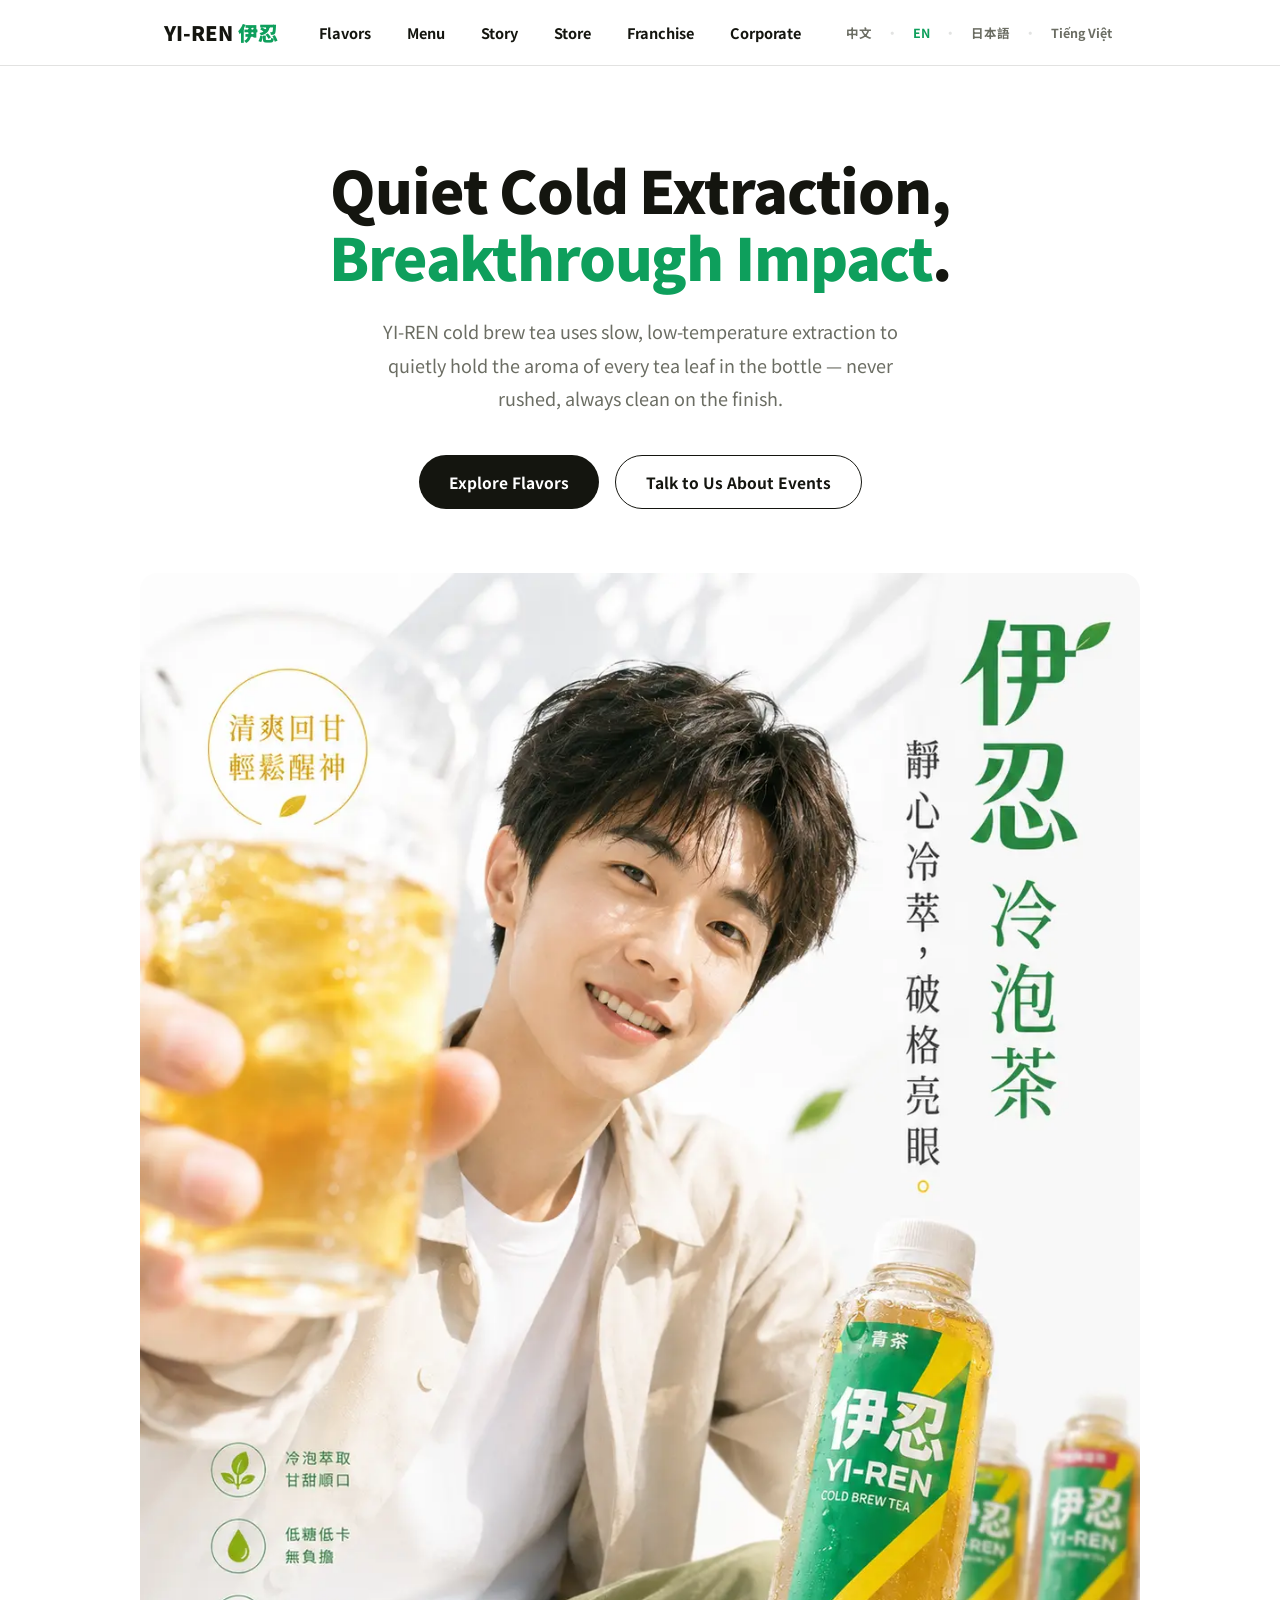
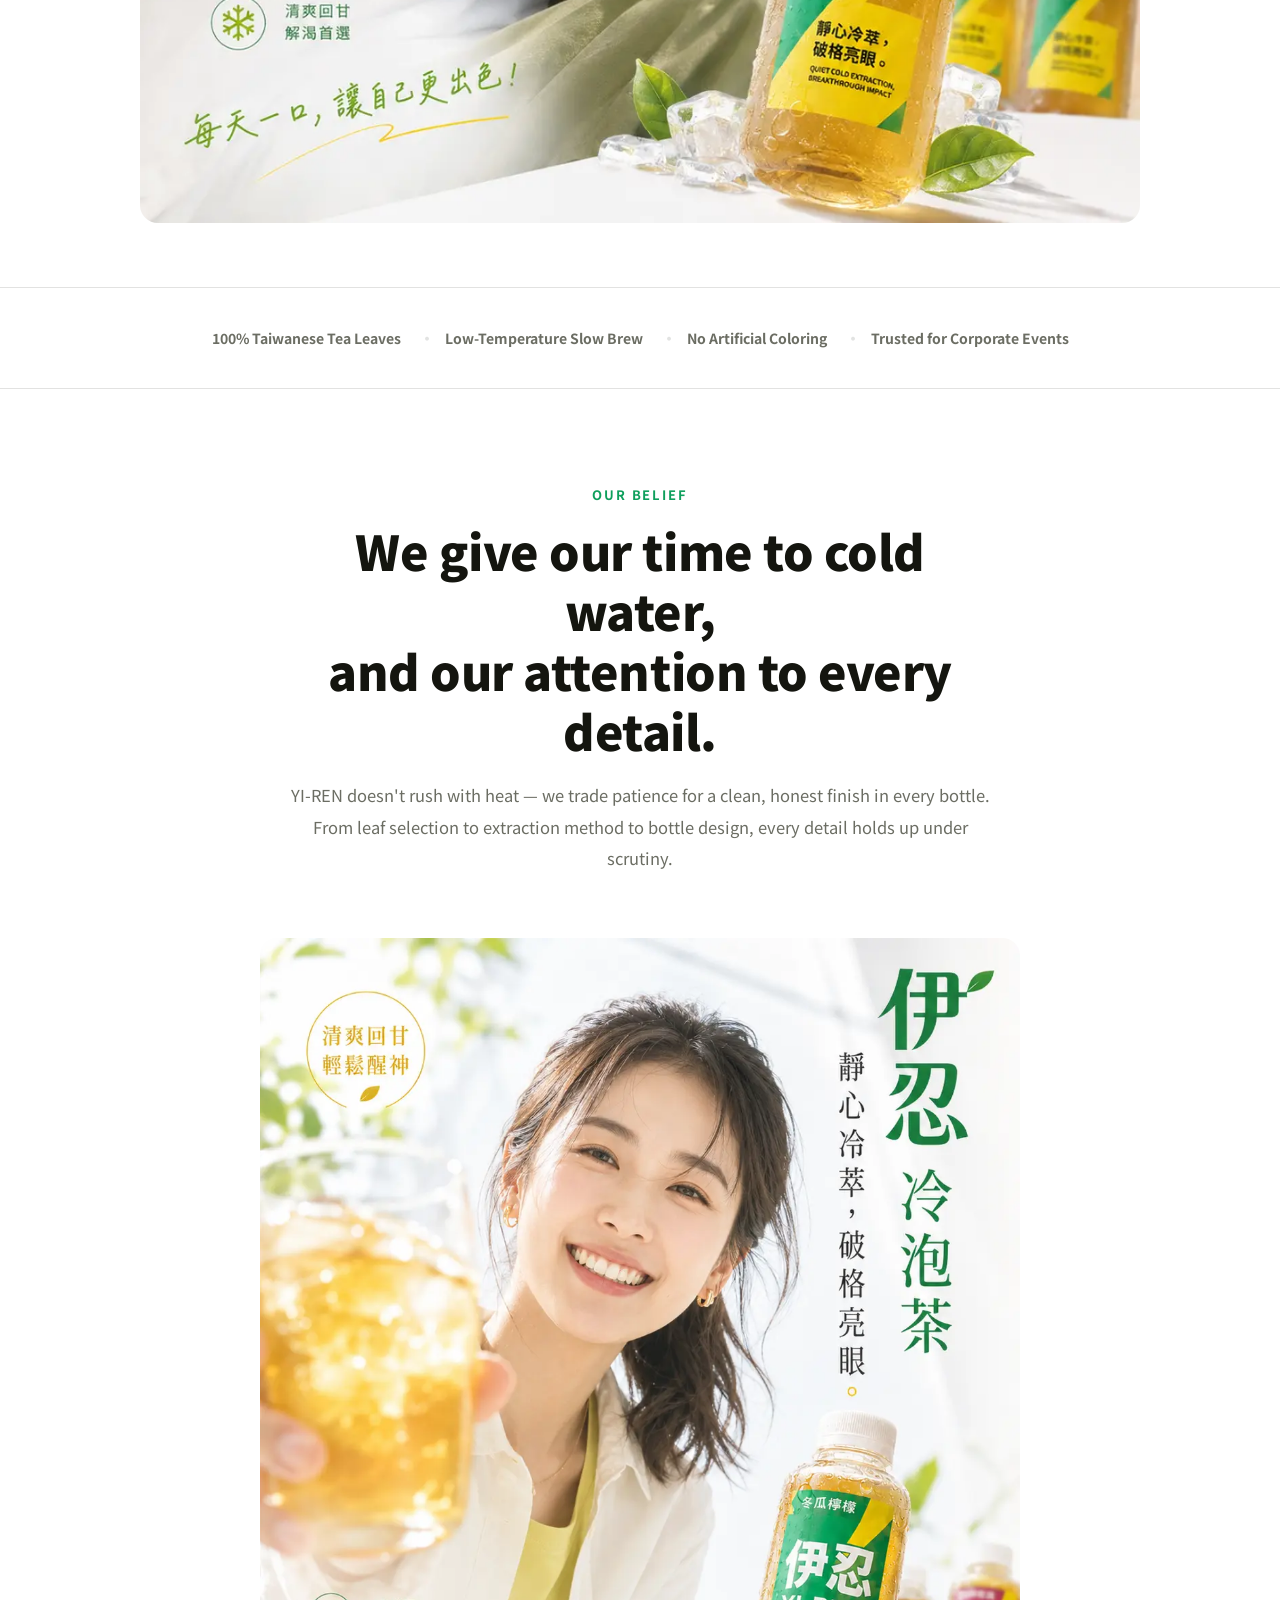
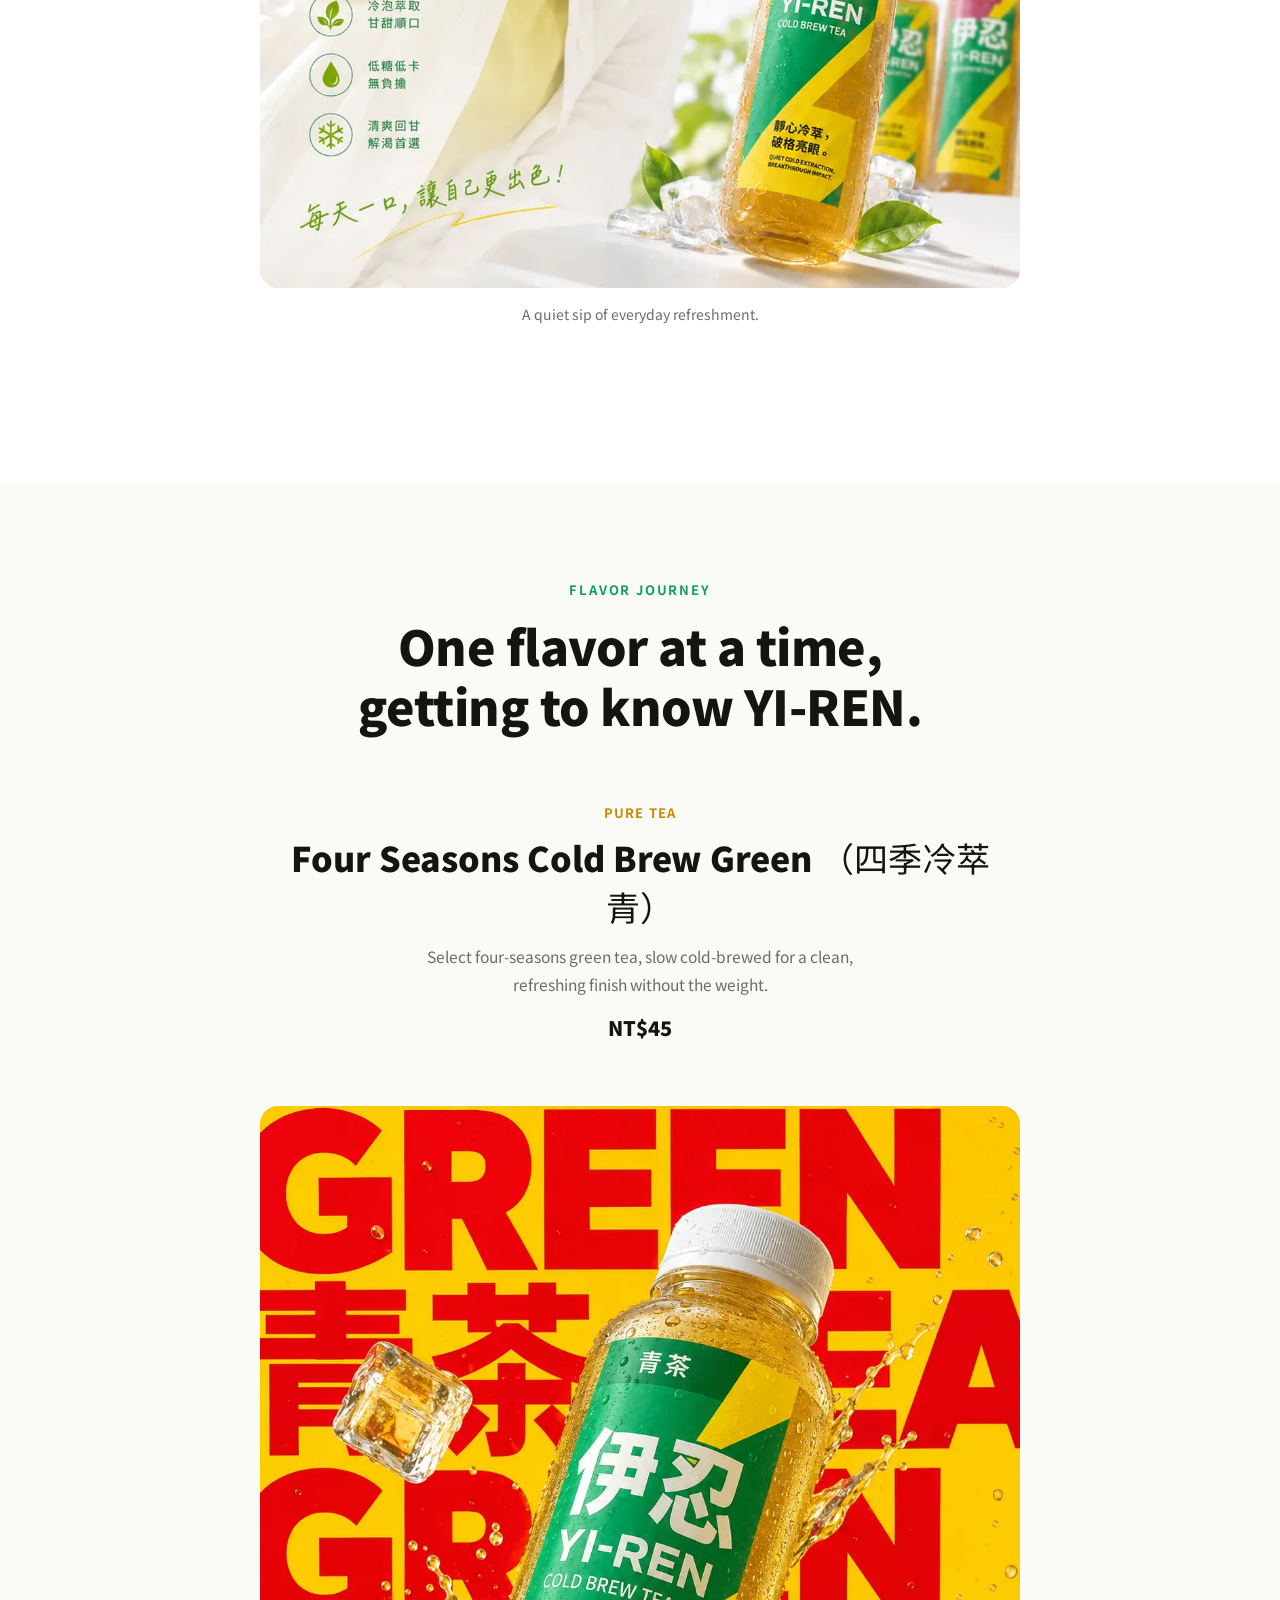
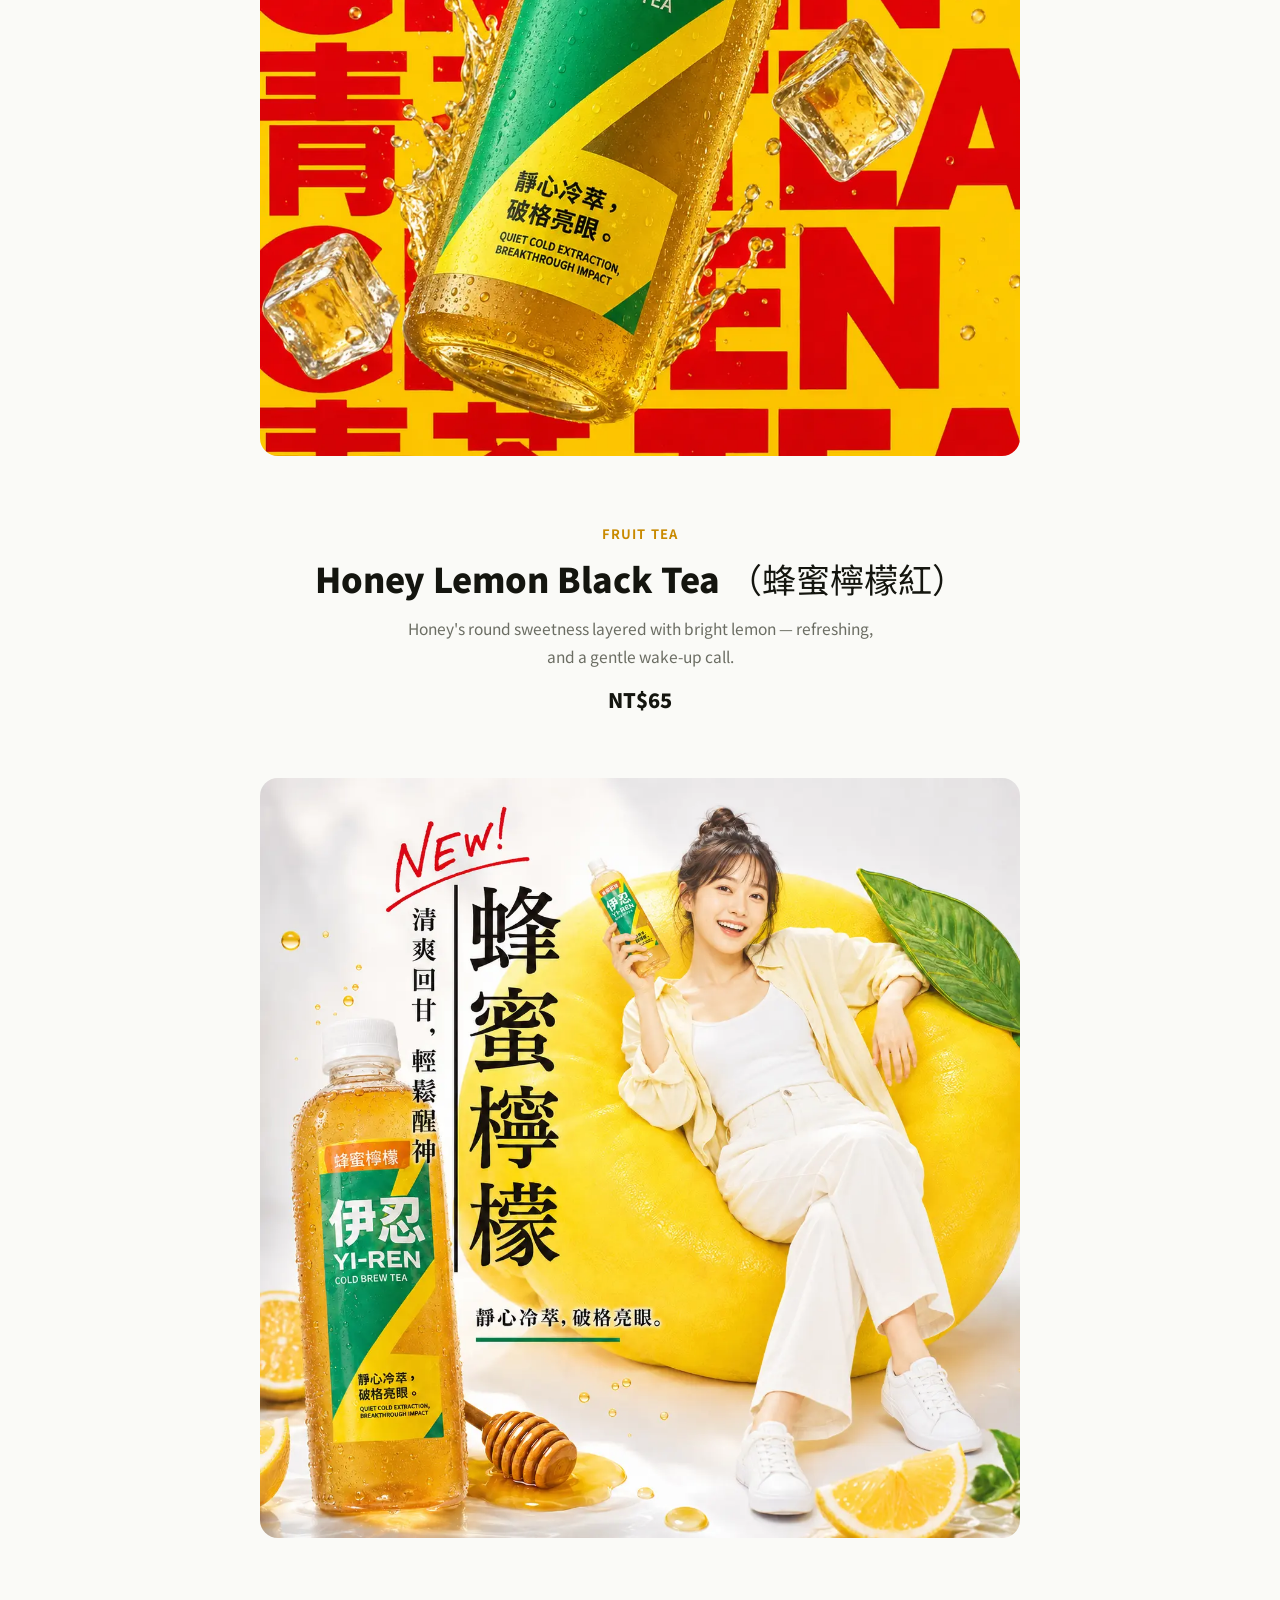
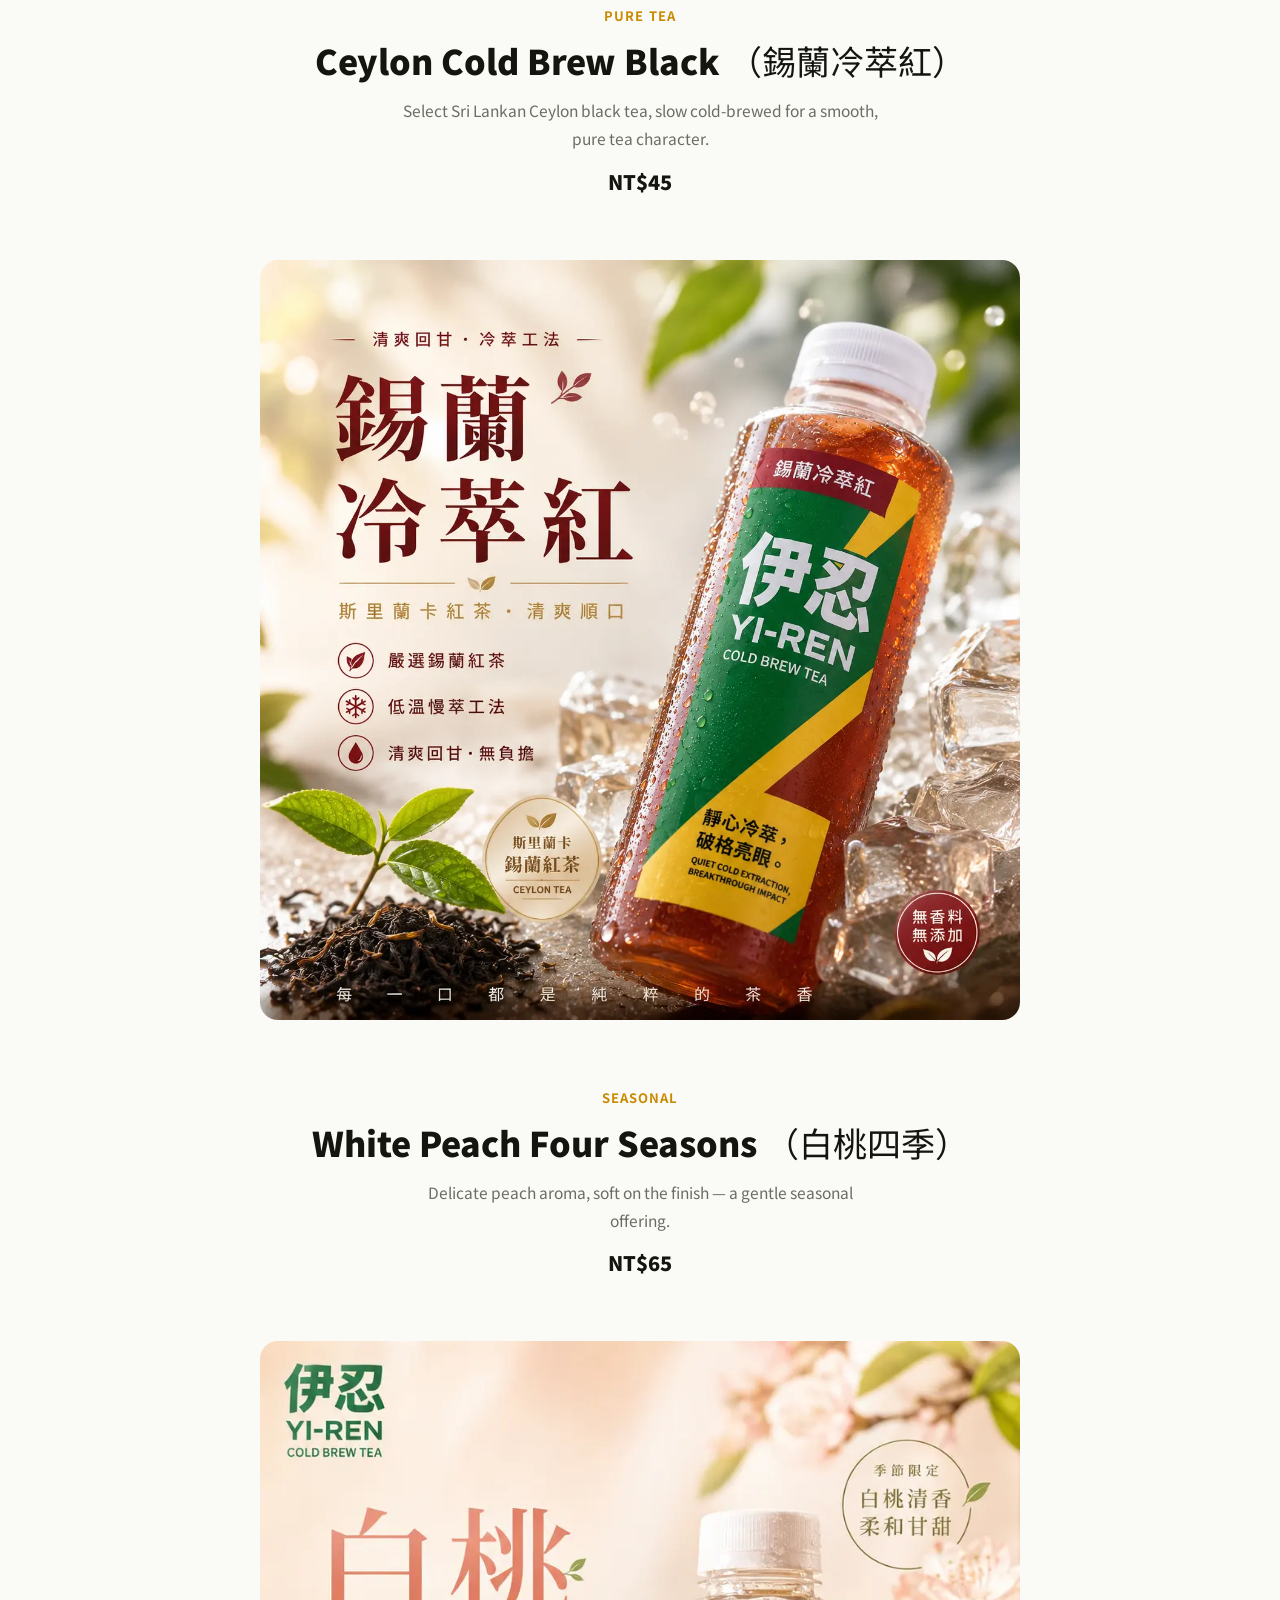
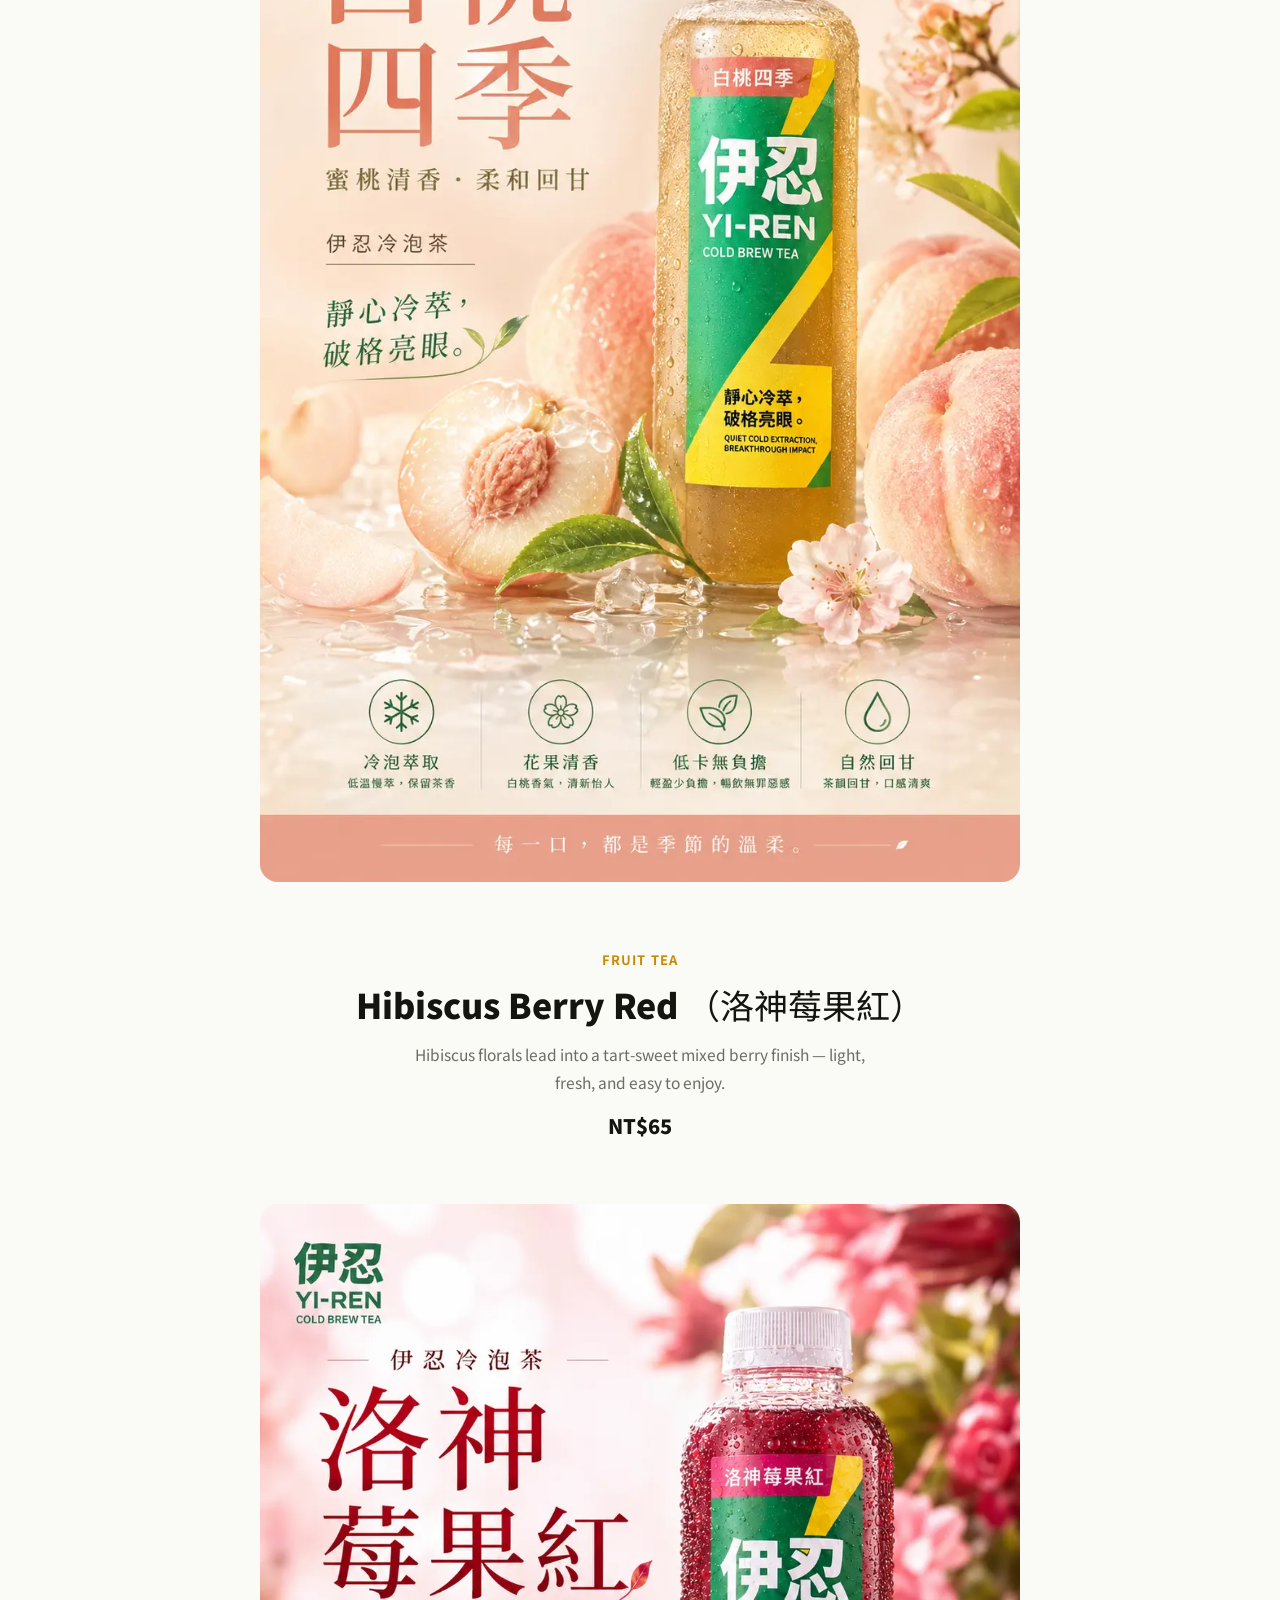
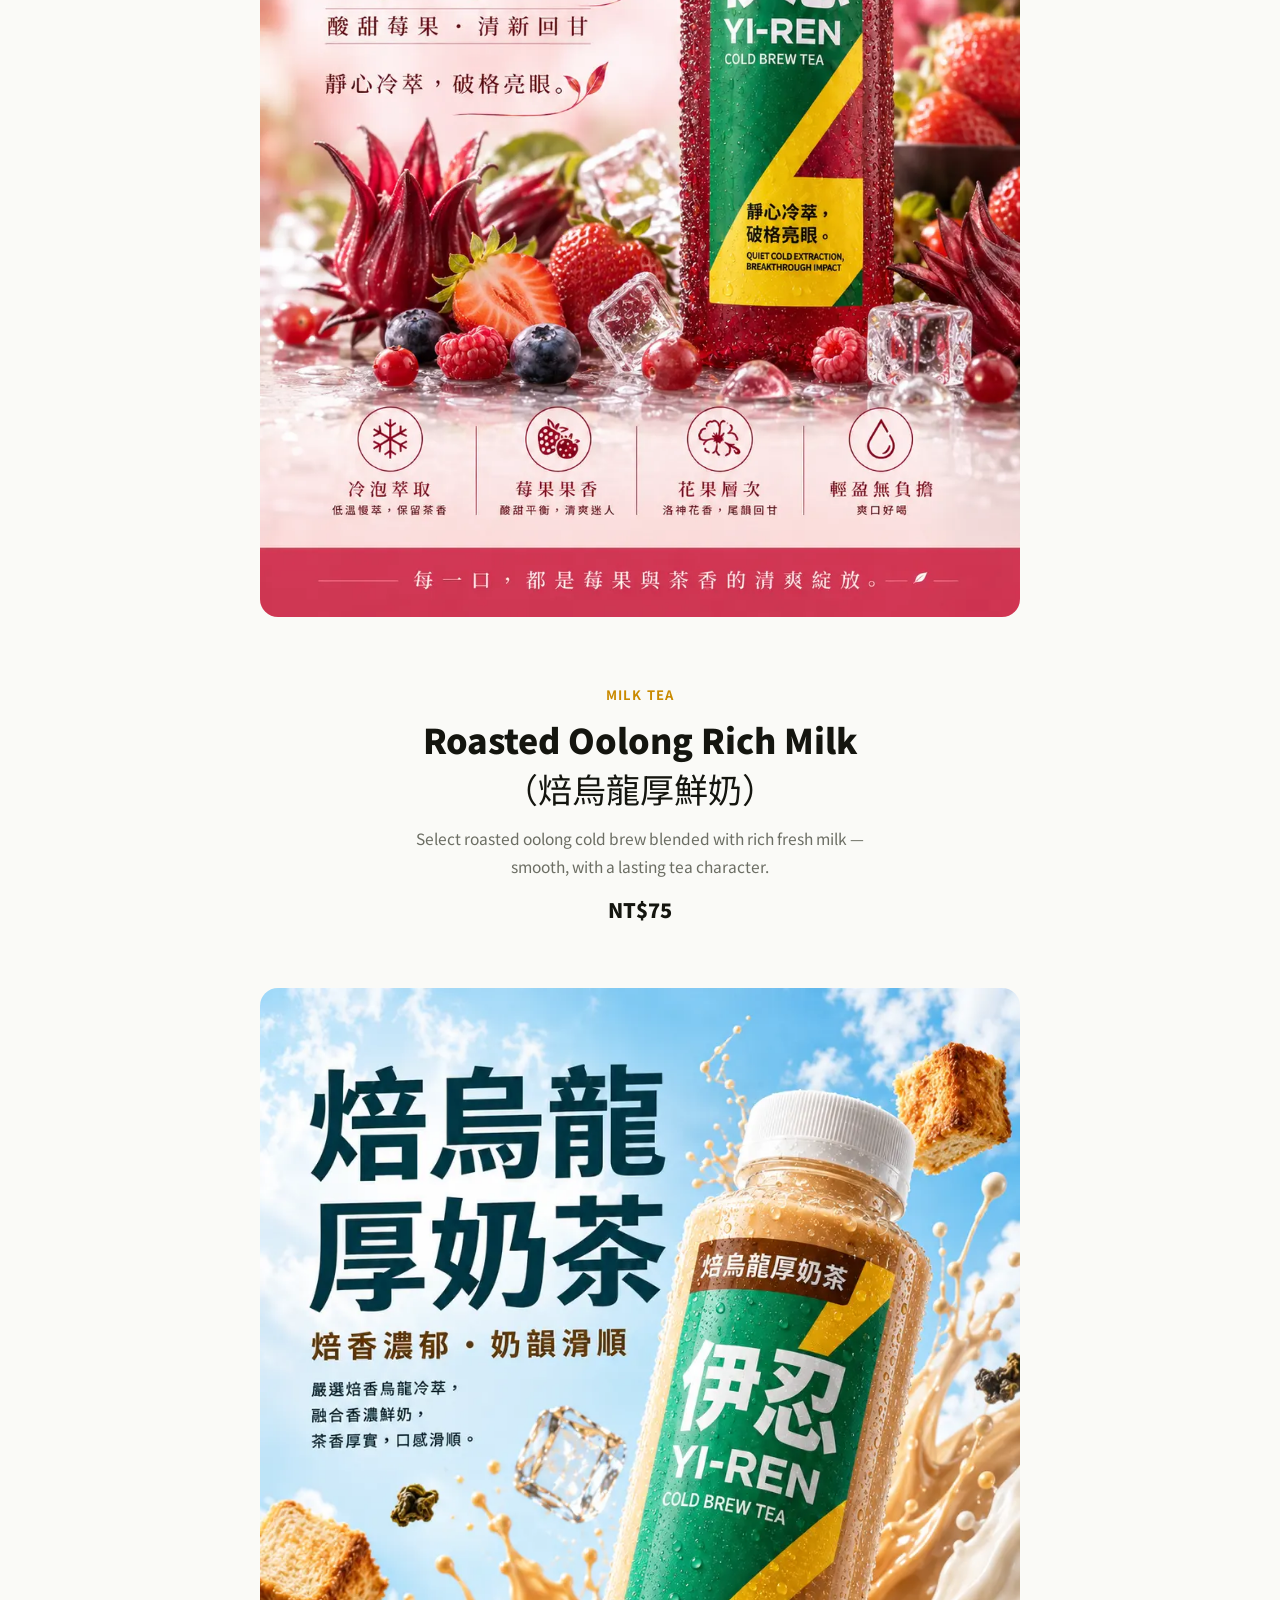
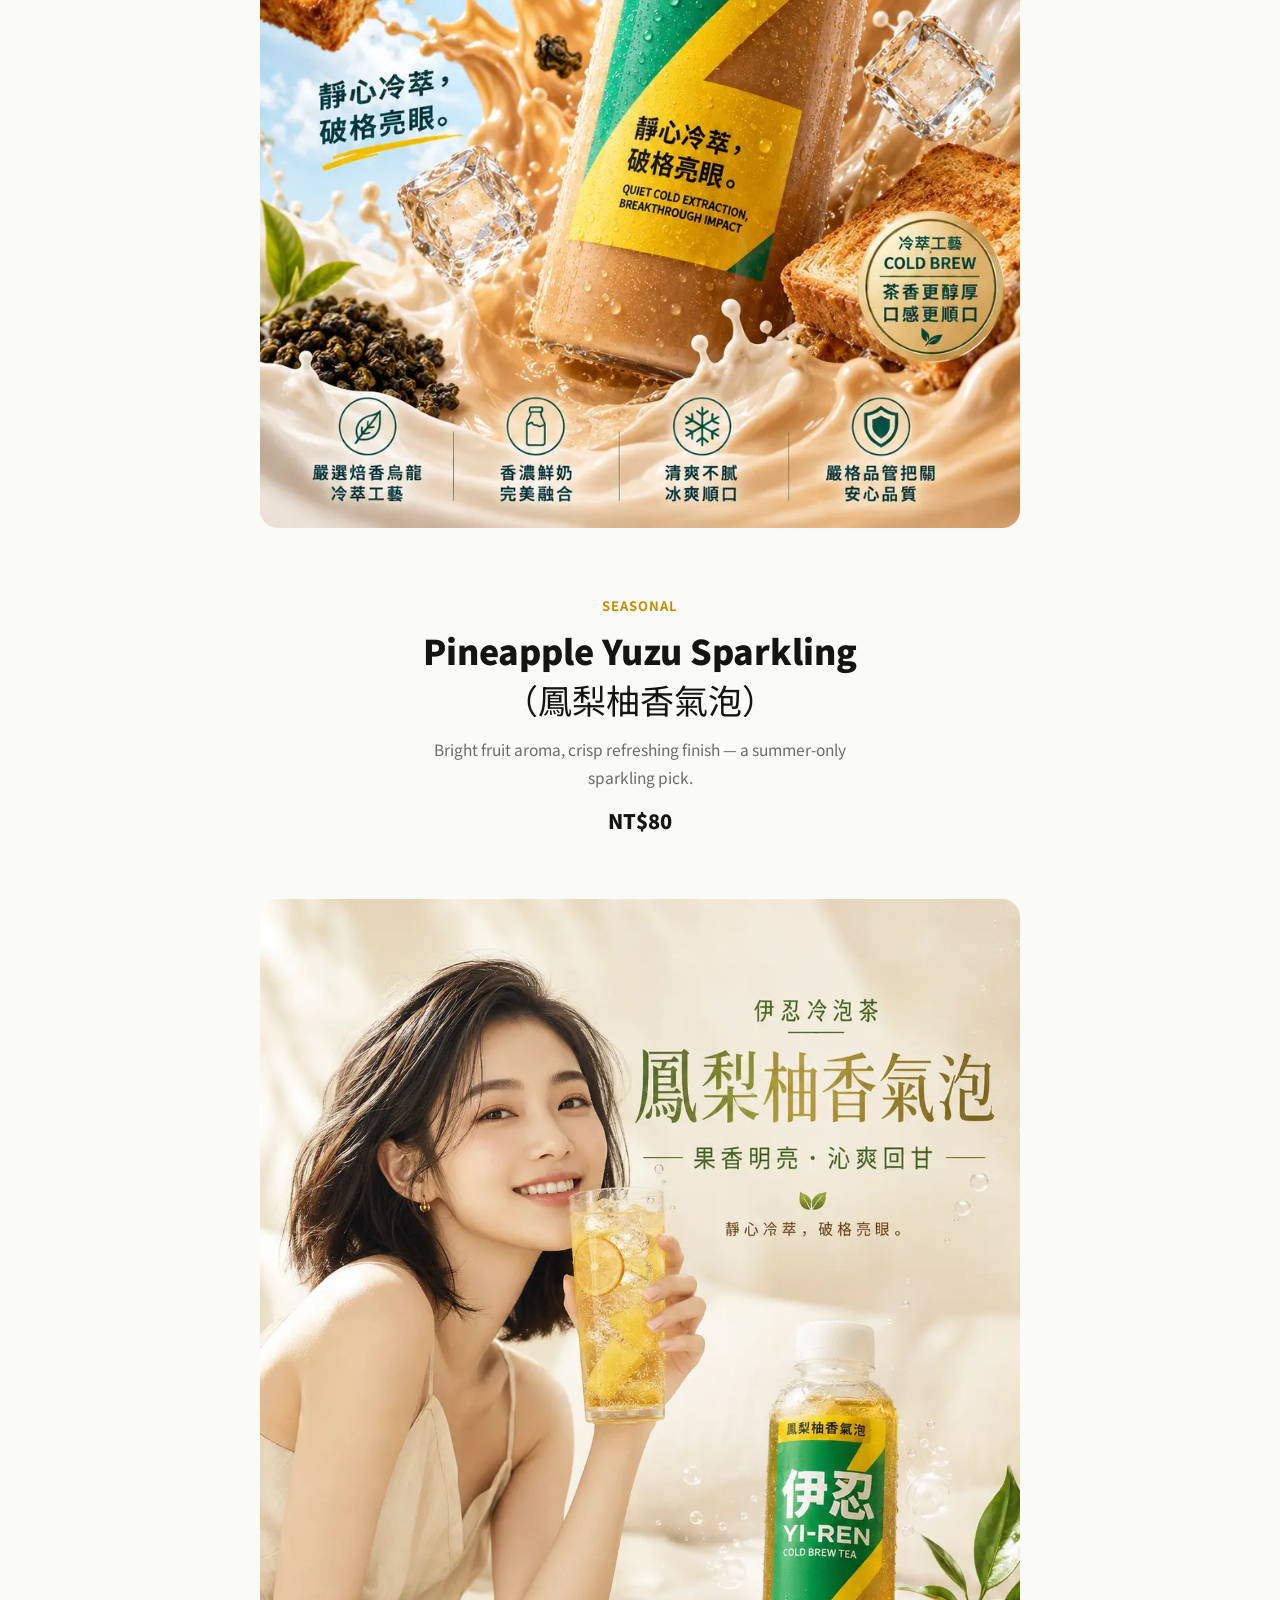
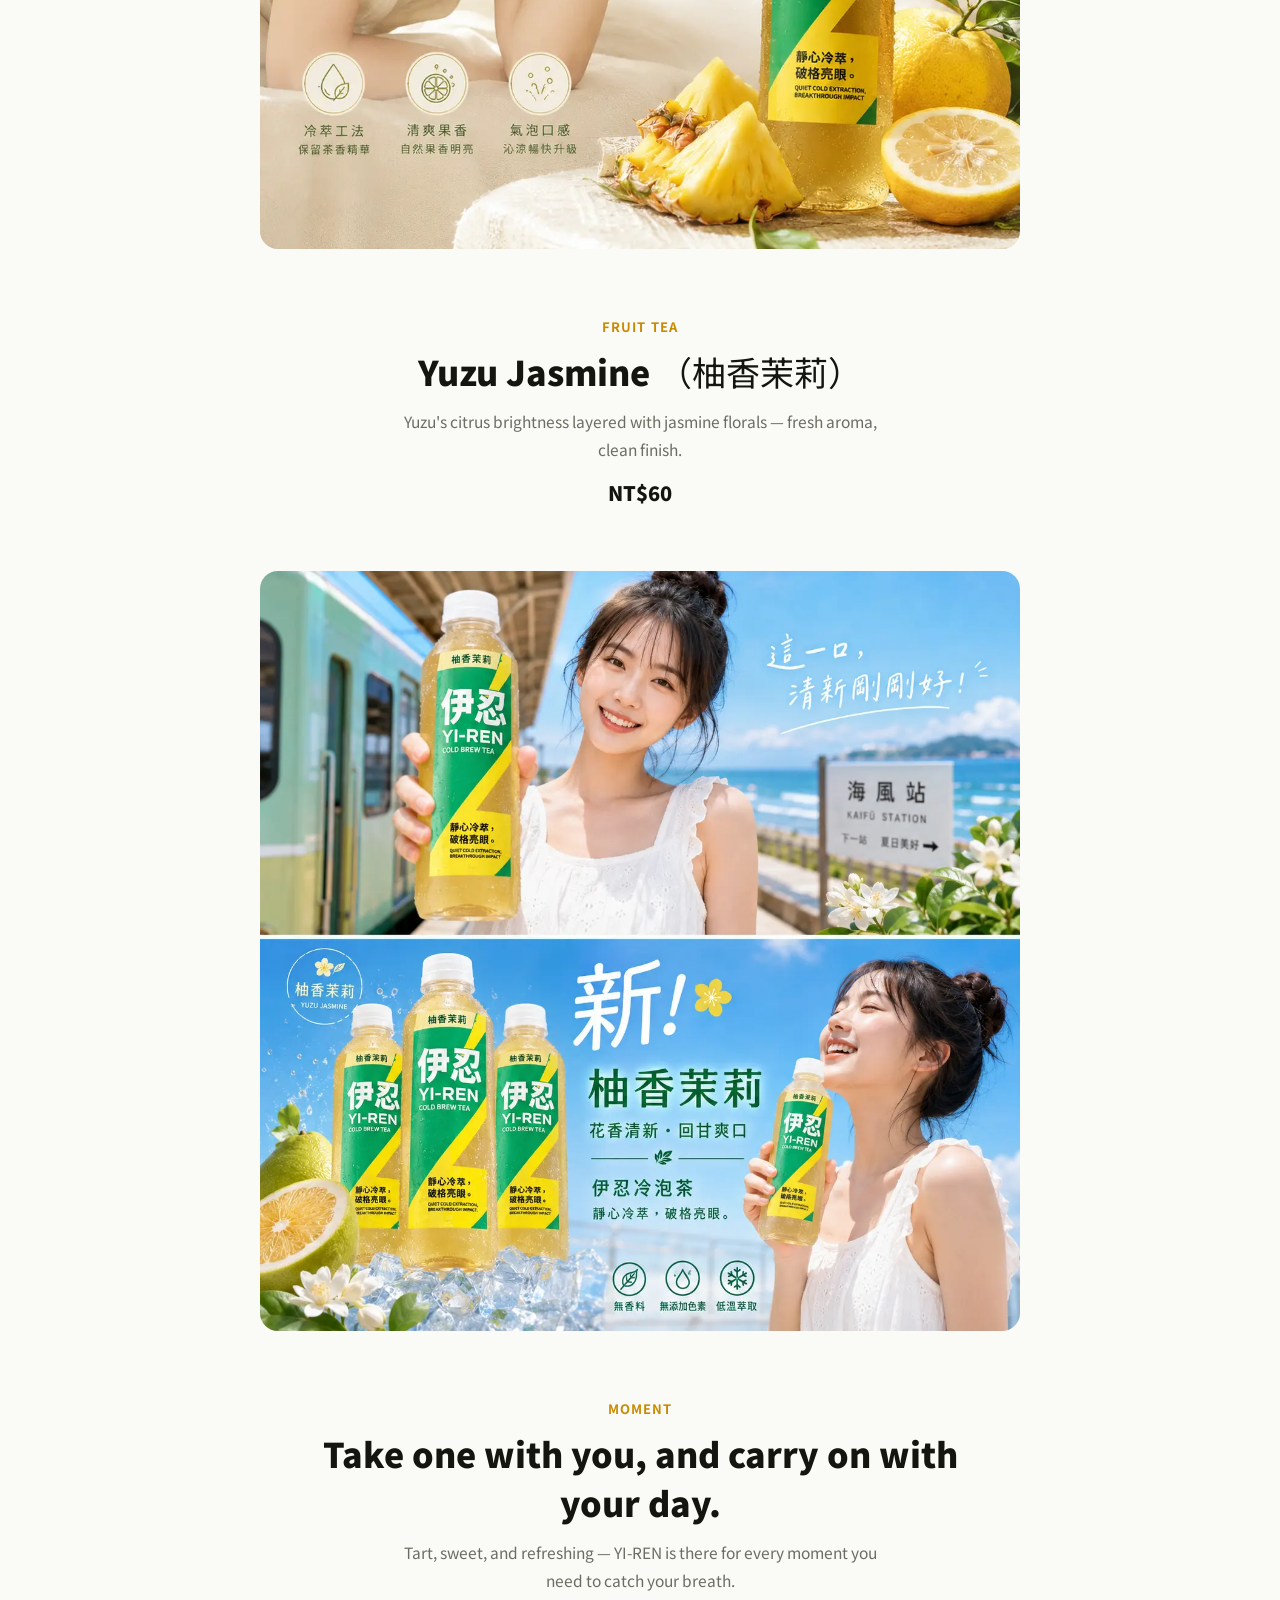
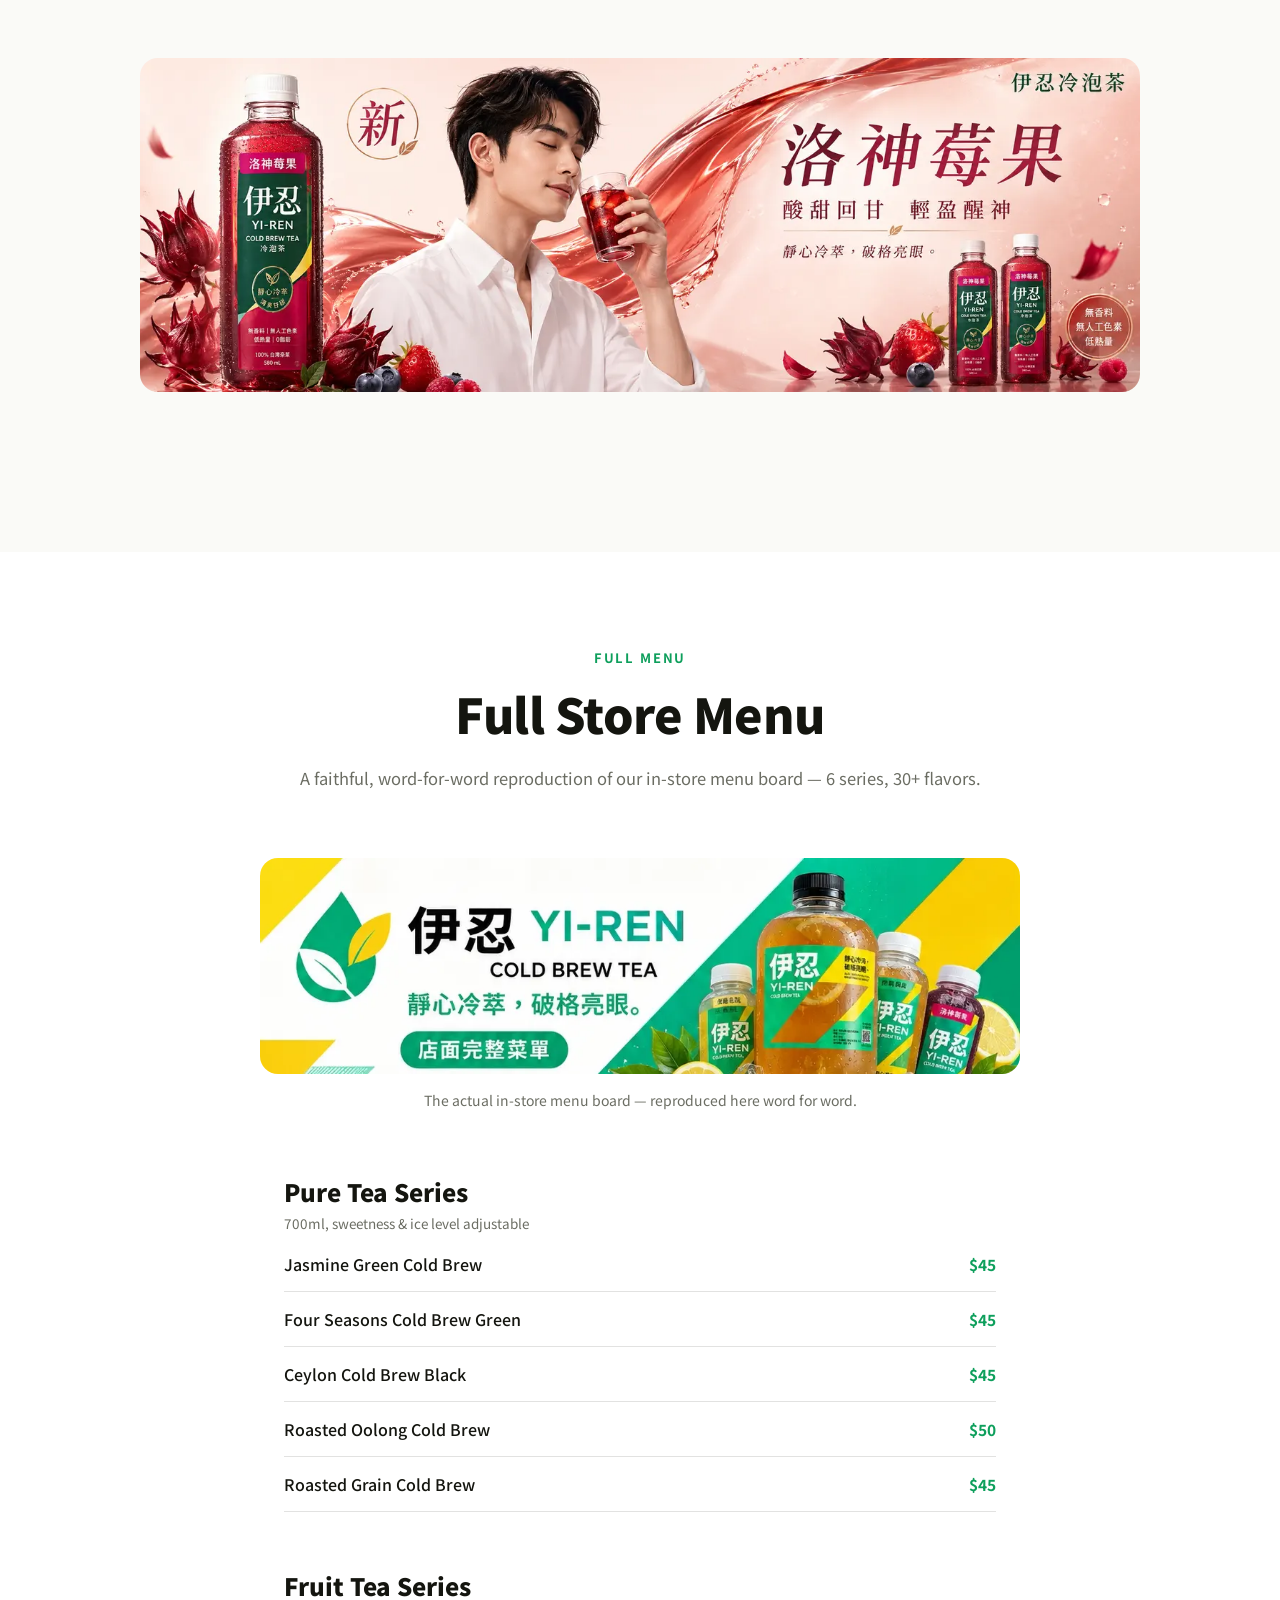
<file: en/index.html>
<!DOCTYPE html>
<html lang="en">
<head>
<meta charset="UTF-8">
<meta name="viewport" content="width=device-width, initial-scale=1.0">
<title>YI-REN COLD BREW TEA｜Quiet Cold Extraction, Breakthrough Impact</title>
<meta name="description" content="YI-REN cold brew tea: slow, low-temperature extraction, full store menu, brand story, and corporate ordering. Quiet Cold Extraction, Breakthrough Impact.">
<meta property="og:title" content="YI-REN COLD BREW TEA｜Quiet Cold Extraction, Breakthrough Impact">
<meta property="og:description" content="Slow, low-temperature cold brew tea. Full store menu, brand story, corporate event ordering.">
<meta property="og:type" content="website">
<meta property="og:image" content="../images/hero-male-qingcha.webp">
<link rel="icon" href="data:image/svg+xml,%3Csvg xmlns='http://www.w3.org/2000/svg' viewBox='0 0 100 100'%3E%3Ccircle cx='50' cy='50' r='48' fill='%230E9F5C'/%3E%3C/svg%3E">
<link rel="stylesheet" href="../css/style.css">
</head>
<body>

<!-- ============ NAV ============ -->
<nav class="site-nav">
  <div class="nav-inner">
    <a href="#top" class="brand-4">YI-REN <span>伊忍</span></a>
    <ul class="nav-links-4">
      <li><a href="#flavors">Flavors</a></li>
      <li><a href="#menu">Menu</a></li>
      <li><a href="#story">Story</a></li>
      <li><a href="#store">Store</a></li>
      <li><a href="#franchise">Franchise</a></li>
      <li><a href="#b2b">Corporate</a></li>
    </ul>
    <div class="lang-switch">
      <a href="../index.html">中文</a><span class="sep">·</span>
      <a href="#" class="active">EN</a><span class="sep">·</span>
      <a href="../ja/index.html">日本語</a><span class="sep">·</span>
      <a href="../vi/index.html">Tiếng Việt</a>
    </div>
    <button class="nav-toggle-4" aria-label="Open menu" aria-expanded="false">
      <svg width="20" height="20" viewBox="0 0 24 24" fill="none" stroke="currentColor" stroke-width="2"><line x1="3" y1="7" x2="21" y2="7"/><line x1="3" y1="12" x2="21" y2="12"/><line x1="3" y1="17" x2="21" y2="17"/></svg>
    </button>
  </div>
  <div class="mobile-panel-4">
    <ul>
      <li><a href="#flavors">Flavors</a></li>
      <li><a href="#menu">Menu</a></li>
      <li><a href="#story">Story</a></li>
      <li><a href="#store">Store</a></li>
      <li><a href="#franchise">Franchise</a></li>
      <li><a href="#b2b" class="mobile-cta-4">Corporate Orders</a></li>
      <div class="lang-switch">
        <a href="../index.html">中文</a><span class="sep">·</span>
        <a href="#" class="active">EN</a><span class="sep">·</span>
        <a href="../ja/index.html">日本語</a><span class="sep">·</span>
        <a href="../vi/index.html">Tiếng Việt</a>
      </div>
    </ul>
  </div>
</nav>

<main id="top">

  <!-- ============ HERO ============ -->
  <section class="hero-4">
    <div class="col reveal-4">
      <h1 class="hero-4-title" style="font-size:clamp(32px, 5.4vw, 58px);">Quiet Cold Extraction,<br><span class="hl">Breakthrough Impact</span>.</h1>
      <p class="hero-4-sub">YI-REN cold brew tea uses slow, low-temperature extraction to quietly hold the aroma of every tea leaf in the bottle — never rushed, always clean on the finish.</p>
      <div class="hero-4-actions">
        <a href="#flavors" class="btn btn-dark">Explore Flavors</a>
        <a href="#b2b" class="btn btn-line">Talk to Us About Events</a>
      </div>
    </div>

    <div class="photo-block full reveal-4">
      <img src="../images/hero-male-qingcha.webp" alt="YI-REN cold brew tea — Quiet Cold Extraction, Breakthrough Impact" width="1120" height="1400">
    </div>
  </section>

  <!-- ============ STAT LINE ============ -->
  <div class="stat-line">
    <ul>
      <li>100% Taiwanese Tea Leaves</li>
      <li>Low-Temperature Slow Brew</li>
      <li>No Artificial Coloring</li>
      <li>Trusted for Corporate Events</li>
    </ul>
  </div>

  <!-- ============ INTRO ============ -->
  <section class="section">
    <div class="col reveal-4" style="text-align:center;">
      <span class="eyebrow">Our Belief</span>
      <h2 class="section-title">We give our time to cold water,<br>and our attention to every detail.</h2>
      <p class="section-body">YI-REN doesn't rush with heat — we trade patience for a clean, honest finish in every bottle. From leaf selection to extraction method to bottle design, every detail holds up under scrutiny.</p>
    </div>

    <div class="photo-block contained reveal-4">
      <img src="../images/hero-lifestyle-honey.webp" alt="YI-REN cold brew tea, a quiet everyday refreshment" width="1120" height="1400">
      <p class="cap">A quiet sip of everyday refreshment.</p>
    </div>
  </section>

  <!-- ============ FLAVOR JOURNEY ============ -->
  <section id="flavors" class="section" style="background:#FAFAF7;">
    <div class="col reveal-4" style="text-align:center; margin-bottom:8px;">
      <span class="eyebrow">Flavor Journey</span>
      <h2 class="section-title">One flavor at a time,<br>getting to know YI-REN.</h2>
    </div>

    <div class="flavor-entry reveal-4" style="margin-top:64px;">
      <span class="tag">Pure Tea</span>
      <h3>Four Seasons Cold Brew Green <span style="font-weight:400;">（四季冷萃青）</span></h3>
      <p>Select four-seasons green tea, slow cold-brewed for a clean, refreshing finish without the weight.</p>
      <span class="price">NT$45</span>
    </div>
    <div class="photo-block contained reveal-4">
      <img src="../images/flavor-qingcha-green.webp" alt="YI-REN Four Seasons Cold Brew Green" width="1120" height="1400">
    </div>

    <div class="flavor-entry reveal-4">
      <span class="tag">Fruit Tea</span>
      <h3>Honey Lemon Black Tea <span style="font-weight:400;">（蜂蜜檸檬紅）</span></h3>
      <p>Honey's round sweetness layered with bright lemon — refreshing, and a gentle wake-up call.</p>
      <span class="price">NT$65</span>
    </div>
    <div class="photo-block contained reveal-4">
      <img src="../images/flavor-honey-lemon.webp" alt="YI-REN Honey Lemon Black Tea" width="1254" height="1254">
    </div>

    <div class="flavor-entry reveal-4">
      <span class="tag">Pure Tea</span>
      <h3>Ceylon Cold Brew Black <span style="font-weight:400;">（錫蘭冷萃紅）</span></h3>
      <p>Select Sri Lankan Ceylon black tea, slow cold-brewed for a smooth, pure tea character.</p>
      <span class="price">NT$45</span>
    </div>
    <div class="photo-block contained reveal-4">
      <img src="../images/flavor-ceylon-red.webp" alt="YI-REN Ceylon Cold Brew Black" width="1254" height="1254">
    </div>

    <div class="flavor-entry reveal-4">
      <span class="tag">Seasonal</span>
      <h3>White Peach Four Seasons <span style="font-weight:400;">（白桃四季）</span></h3>
      <p>Delicate peach aroma, soft on the finish — a gentle seasonal offering.</p>
      <span class="price">NT$65</span>
    </div>
    <div class="photo-block contained reveal-4">
      <img src="../images/flavor-white-peach.webp" alt="YI-REN White Peach Four Seasons" width="933" height="1400">
    </div>

    <div class="flavor-entry reveal-4">
      <span class="tag">Fruit Tea</span>
      <h3>Hibiscus Berry Red <span style="font-weight:400;">（洛神莓果紅）</span></h3>
      <p>Hibiscus florals lead into a tart-sweet mixed berry finish — light, fresh, and easy to enjoy.</p>
      <span class="price">NT$65</span>
    </div>
    <div class="photo-block contained reveal-4">
      <img src="../images/flavor-hibiscus-berry.webp" alt="YI-REN Hibiscus Berry Red" width="1050" height="1400">
    </div>

    <div class="flavor-entry reveal-4">
      <span class="tag">Milk Tea</span>
      <h3>Roasted Oolong Rich Milk <span style="font-weight:400;">（焙烏龍厚鮮奶）</span></h3>
      <p>Select roasted oolong cold brew blended with rich fresh milk — smooth, with a lasting tea character.</p>
      <span class="price">NT$75</span>
    </div>
    <div class="photo-block contained reveal-4">
      <img src="../images/flavor-oolong-milktea.webp" alt="YI-REN Roasted Oolong Rich Milk" width="933" height="1400">
    </div>

    <div class="flavor-entry reveal-4">
      <span class="tag">Seasonal</span>
      <h3>Pineapple Yuzu Sparkling <span style="font-weight:400;">（鳳梨柚香氣泡）</span></h3>
      <p>Bright fruit aroma, crisp refreshing finish — a summer-only sparkling pick.</p>
      <span class="price">NT$80</span>
    </div>
    <div class="photo-block contained reveal-4">
      <img src="../images/flavor-pineapple-yuzu.webp" alt="YI-REN Pineapple Yuzu Sparkling" width="1120" height="1400">
    </div>

    <div class="flavor-entry reveal-4">
      <span class="tag">Fruit Tea</span>
      <h3>Yuzu Jasmine <span style="font-weight:400;">（柚香茉莉）</span></h3>
      <p>Yuzu's citrus brightness layered with jasmine florals — fresh aroma, clean finish.</p>
      <span class="price">NT$60</span>
    </div>
    <div class="photo-block contained reveal-4">
      <img src="../images/promo-yuzu-jasmine-lifestyle.webp" alt="YI-REN Yuzu Jasmine, seaside station" width="1254" height="1254">
    </div>

    <div class="flavor-entry reveal-4">
      <span class="tag">Moment</span>
      <h3>Take one with you, and carry on with your day.</h3>
      <p>Tart, sweet, and refreshing — YI-REN is there for every moment you need to catch your breath.</p>
    </div>
    <div class="photo-block full reveal-4">
      <img src="../images/promo-hibiscus-lifestyle.webp" alt="YI-REN Hibiscus Berry, tart and refreshing" width="1400" height="467">
    </div>
  </section>

  <!-- ============ MENU ============ -->
  <section id="menu" class="section">
    <div class="col reveal-4" style="text-align:center;">
      <span class="eyebrow">Full Menu</span>
      <h2 class="section-title">Full Store Menu</h2>
      <p class="section-body">A faithful, word-for-word reproduction of our in-store menu board — 6 series, 30+ flavors.</p>
    </div>

    <div class="photo-block contained reveal-4">
      <img src="../images/menu-header-strip.webp" alt="YI-REN in-store menu board" width="1055" height="300">
      <p class="cap">The actual in-store menu board — reproduced here word for word.</p>
    </div>

    <div class="col reveal-4" style="margin-top:60px;">

      <div class="menu-cat-4">
        <div class="menu-cat-4-head"><h3>Pure Tea Series</h3><span class="meta">700ml, sweetness &amp; ice level adjustable</span></div>
        <div class="menu-row-4"><span class="name">Jasmine Green Cold Brew</span><span class="price">$45</span></div>
        <div class="menu-row-4"><span class="name">Four Seasons Cold Brew Green</span><span class="price">$45</span></div>
        <div class="menu-row-4"><span class="name">Ceylon Cold Brew Black</span><span class="price">$45</span></div>
        <div class="menu-row-4"><span class="name">Roasted Oolong Cold Brew</span><span class="price">$50</span></div>
        <div class="menu-row-4"><span class="name">Roasted Grain Cold Brew</span><span class="price">$45</span></div>
      </div>

      <div class="menu-cat-4">
        <div class="menu-cat-4-head"><h3>Fruit Tea Series</h3><span class="meta">700ml, sparkling upgrade +$10 (500ml)</span></div>
        <div class="menu-row-4"><span class="name">Yuzu Jasmine</span><span class="price">$60</span></div>
        <div class="menu-row-4"><span class="name">Passionfruit Jasmine</span><span class="price">$65</span></div>
        <div class="menu-row-4"><span class="name">White Peach Four Seasons</span><span class="price">$65</span></div>
        <div class="menu-row-4"><span class="name">Green Plum Four Seasons</span><span class="price">$60</span></div>
        <div class="menu-row-4"><span class="name">Honey Lemon Black</span><span class="price">$65</span></div>
        <div class="menu-row-4"><span class="name">Hibiscus Berry Red</span><span class="price">$65</span></div>
      </div>

      <div class="menu-cat-4">
        <div class="menu-cat-4-head"><h3>Signature Series</h3><span class="meta">500ml, house favorites</span></div>
        <div class="menu-row-4"><span class="name"><span class="star">★</span>YI-REN Yuzu Glow</span><span class="price">$80</span></div>
        <div class="menu-row-4"><span class="name"><span class="star">★</span>Green Plum Breakthrough</span><span class="price">$80</span></div>
        <div class="menu-row-4"><span class="name"><span class="star">★</span>White Peach Cloud Green</span><span class="price">$80</span></div>
        <div class="menu-row-4"><span class="name">Hibiscus Sunset</span><span class="price">$75</span></div>
        <div class="menu-row-4"><span class="name">Passionfruit Double Green</span><span class="price">$75</span></div>
      </div>

      <div class="menu-cat-4">
        <div class="menu-cat-4-head"><h3>Milk Tea Series</h3><span class="meta">500ml, made with fresh milk, no creamer</span></div>
        <div class="menu-row-4"><span class="name">Ceylon Rich Milk</span><span class="price">$70</span></div>
        <div class="menu-row-4"><span class="name">Roasted Oolong Rich Milk</span><span class="price">$75</span></div>
        <div class="menu-row-4"><span class="name">Jasmine Green Milk</span><span class="price">$70</span></div>
        <div class="menu-row-4"><span class="name">White Jade Ceylon Rich Milk</span><span class="price">$80</span></div>
        <div class="menu-row-4"><span class="name">Sea Salt Cloud Black</span><span class="price">$70</span></div>
        <div class="menu-row-4"><span class="name">Sea Salt Cloud Oolong</span><span class="price">$75</span></div>
      </div>

      <div class="menu-cat-4">
        <div class="menu-cat-4-head"><h3>Caffeine-Free Choices</h3></div>
        <div class="menu-row-4"><span class="name">Roasted Grain Cold Brew</span><span class="price">$45</span></div>
        <div class="menu-row-4"><span class="name">Honey Lemon Sparkling</span><span class="price">$65</span></div>
        <div class="menu-row-4"><span class="name">Hibiscus Berry Sparkling</span><span class="price">$70</span></div>
        <div class="menu-row-4"><span class="name">White Peach Boba Sparkling</span><span class="price">$75</span></div>
      </div>

      <div class="menu-cat-4" style="margin-bottom:0;">
        <div class="menu-cat-4-head"><h3>Seasonal</h3></div>
        <div class="menu-row-4"><span class="name">Mango Passionfruit Cold Green 〈Spring/Summer〉</span><span class="price">$80</span></div>
        <div class="menu-row-4"><span class="name">Pineapple Yuzu Sparkling 〈Spring/Summer〉</span><span class="price">$80</span></div>
        <div class="menu-row-4"><span class="name">Strawberry Cloud Milk 〈Fall/Winter〉</span><span class="price">$90</span></div>
        <div class="menu-row-4"><span class="name">Osmanthus Roasted Oolong 〈Fall/Winter〉</span><span class="price">$65</span></div>
      </div>

      <div class="menu-note-4">
        <p><strong>Add-ons &amp; Upgrades:</strong> White Pearl Boba +$10 · Jasmine Tea Jelly +$10 · Aiyu Jelly +$10 · Agar Boba +$10 · Sea Salt Cream Foam +$15 · Sparkling Upgrade +$10</p>
        <p style="margin-top:12px;"><strong>Sweetness / Ice:</strong> For pure tea and milk tea, sweetness (none to regular) and ice level (regular to no ice) are adjustable; fruit tea and signature series are adjusted by "light fruit" / "standard fruit" character; sparkling series has fixed ice and is best enjoyed right away.</p>
      </div>

      <div class="rank-4">
        <h3>Top 8 Bestsellers</h3>
        <ol>
          <li><span class="no">01</span>YI-REN Yuzu Glow</li>
          <li><span class="no">02</span>Green Plum Breakthrough</li>
          <li><span class="no">03</span>White Peach Cloud Green</li>
          <li><span class="no">04</span>Hibiscus Berry Black Tea Sparkling</li>
          <li><span class="no">05</span>Passionfruit Jasmine Cold Brew</li>
          <li><span class="no">06</span>White Jade Ceylon Rich Milk</li>
          <li><span class="no">07</span>Roasted Oolong Rich Milk</li>
          <li><span class="no">08</span>Roasted Grain Cold Brew</li>
        </ol>
      </div>
    </div>
  </section>

  <!-- ============ BRAND STORY ============ -->
  <section id="story" class="section" style="background:#FAFAF7;">
    <div class="col reveal-4" style="text-align:center;">
      <span class="eyebrow">Brand Story</span>
      <h2 class="section-title">That diagonal line —<br>where patience meets breakthrough.</h2>
      <p class="section-body">The green-and-gold diagonal on every bottle isn't just decoration. <strong>Green</strong> is the quiet patience of slowly cold-brewing tea leaves; <strong>gold</strong> is the sweetness fruit gathers under the sun. Where the two colors meet is the exact moment "stillness" meets "breakthrough": a quiet wait, and then — in one instant — fruit aroma breaks through the tea, bright and unmistakable.</p>
      <p class="section-body">That's also what "忍" (Ren) means to us — not suppression, but a ninja's quiet precision: knowing exactly when to wait, and when to act. YI-REN has already worked out both.</p>
    </div>

    <div class="photo-block full reveal-4">
      <img src="../images/brand-billboard.webp" alt="YI-REN brand visual wall — Quiet Cold Extraction, Breakthrough Impact" width="1400" height="1050">
    </div>
  </section>

  <!-- ============ CRAFT / PACKAGING ============ -->
  <section class="section">
    <div class="col reveal-4" style="text-align:center;">
      <span class="eyebrow">Craft &amp; Packaging</span>
      <h2 class="section-title">Craft &amp; Packaging</h2>
      <p class="section-body">From the bottle label to store merchandise, one consistent green-and-gold language, carried through everything.</p>
    </div>

    <div class="photo-block snug reveal-4">
      <img src="../images/pkg-label-detail.webp" alt="YI-REN bottle label, front and back" width="320" height="310">
      <p class="cap">The bottle label — considered on the front, honest on the back.</p>
    </div>

    <div class="photo-block full reveal-4">
      <img src="../images/pkg-product-lineup.webp" alt="YI-REN full product lineup" width="978" height="320">
      <p class="cap">The full product lineup, from cold brew tea to the 700ml family-size bottle.</p>
    </div>

    <div class="photo-block contained reveal-4">
      <img src="../images/pkg-team-apparel.webp" alt="YI-REN staff uniform, apron, and cap" width="660" height="230">
      <p class="cap">From the counter to the street corner — the one shade of green our whole team wears.</p>
    </div>

    <div class="photo-block contained reveal-4">
      <img src="../images/pkg-takeaway-set.webp" alt="YI-REN takeaway cups and seal stickers" width="590" height="195">
      <p class="cap">Takeaway cups and seal stickers — even a cup to go gets the same care.</p>
    </div>

    <div class="photo-block contained reveal-4">
      <img src="../images/pkg-merch-gifting.webp" alt="YI-REN branded merchandise: totes, tumblers, notebooks, pouches" width="800" height="235">
      <p class="cap">Branded merchandise — also makes a great gift for events.</p>
    </div>
  </section>

  <!-- ============ STORE ============ -->
  <section id="store" class="section" style="background:#FAFAF7;">
    <div class="col reveal-4" style="text-align:center;">
      <span class="eyebrow">Store Experience</span>
      <h2 class="section-title">Find a spot,<br>and slow down for a moment.</h2>
      <p class="section-body">A green-and-gold geometric storefront and a takeaway window mean anyone passing by can grab a clean, honest cup — not just a shop, but a small pause built into the street corner.</p>
      <ul class="meta-list-4" style="display:inline-flex; flex-direction:column; text-align:left;">
        <li><span class="label">Location</span><span>West Central District, Tainan (opening soon — exact address announced closer to launch)</span></li>
        <li><span class="label">Hours</span><span>10:00–21:00, open daily</span></li>
      </ul>
    </div>

    <div class="photo-block full reveal-4">
      <img src="../images/store-storefront.webp" alt="YI-REN physical storefront" width="1400" height="1050">
    </div>
  </section>

  <!-- ============ FRANCHISE ============ -->
  <section id="franchise" class="section" style="background:#FAFAF7;">
    <div class="col reveal-4" style="text-align:center;">
      <span class="eyebrow">Franchise</span>
      <h2 class="section-title">Join us,<br>and help YI-REN reach more corners.</h2>
      <p class="section-body">Our full brand system — packaging, SOPs, website, and corporate ordering — is already built. If "Quiet Cold Extraction, Breakthrough Impact" speaks to you, and you'd like to open a YI-REN in your own city, add us on LINE and let's talk.</p>
    </div>

    <div class="col reveal-4" style="margin-top:48px;">
      <div class="menu-cat-4">
        <div class="menu-cat-4-head"><h3>Investment Overview (Example)</h3><span class="meta">Actual amounts vary by store size and location; final figures follow the Franchise Disclosure Document provided before signing.</span></div>
        <div class="menu-row-4"><span class="name">Franchise Fee</span><span class="price">NT$150,000</span></div>
        <div class="menu-row-4"><span class="name">Security Deposit (refundable)</span><span class="price">NT$80,000</span></div>
        <div class="menu-row-4"><span class="name">Renovation + Equipment + Opening Prep</span><span class="price">approx. NT$1,345,000</span></div>
        <div class="menu-row-4"><span class="name">Royalty Fee</span><span class="price">3% of monthly revenue</span></div>
        <div class="menu-row-4"><span class="name">Marketing Co-op Fee</span><span class="price">NT$3,000/month</span></div>
      </div>
    </div>

    <div class="col reveal-4">
      <p class="section-body" style="text-align:center;">Based on 150 cups/day at a single store, estimated payback period is about 28 months. The full franchise process, HQ support, and eligibility requirements are in our Franchise Prospectus.</p>
      <div style="text-align:center; margin-top:8px;">
        <a href="../files/伊忍加盟招募簡章.pdf" target="_blank" class="btn btn-line" style="border-color:var(--ink); color:var(--ink); margin-right:12px;">
          <svg width="18" height="18" viewBox="0 0 24 24" fill="none" stroke="currentColor" stroke-width="2"><path d="M14 2H6a2 2 0 0 0-2 2v16a2 2 0 0 0 2 2h12a2 2 0 0 0 2-2V8z"/><polyline points="14 2 14 8 20 8"/><line x1="12" y1="18" x2="12" y2="12"/><polyline points="9 15 12 18 15 15"/></svg>
          Download Franchise Prospectus (PDF)
        </a>
        <a href="https://line.me/ti/p/b4cw8g0Qvp" target="_blank" rel="noopener" class="btn btn-line" style="border-color:#06C755; color:#06C755;">
          <svg width="18" height="18" viewBox="0 0 24 24" fill="currentColor"><path d="M12 2C6.48 2 2 5.94 2 10.8c0 4.36 3.58 8.01 8.42 8.72.33.07.77.22.88.5.1.26.07.66.03.92l-.14.86c-.04.26-.2 1 .87.55 1.08-.46 5.8-3.42 7.92-5.85C21.24 14.1 22 12.53 22 10.8 22 5.94 17.52 2 12 2Z"/></svg>
          Add LINE to Ask About Franchising
        </a>
      </div>
    </div>
  </section>

  <!-- ============ B2B ============ -->
  <section id="b2b" class="section">
    <div class="col reveal-4" style="text-align:center;">
      <span class="eyebrow">Event Catering</span>
      <h2 class="section-title">Every cup at your event<br>should be worth remembering.</h2>
      <p class="section-body">Skip the cheap paper cups. For corporate events, conferences, and weddings, we offer premium bottled cold brew tea that becomes the most memorable detail on site — custom branded stickers, cold-chain delivery, a dedicated event contact, and branded merchandise gifts (totes, tumblers, and more) are all available on request.</p>

      <a href="https://line.me/ti/p/b4cw8g0Qvp" target="_blank" rel="noopener" class="btn btn-line" style="margin-top:36px; border-color:#06C755; color:#06C755; font-size:17px; padding:17px 34px;">
        <svg width="20" height="20" viewBox="0 0 24 24" fill="currentColor"><path d="M12 2C6.48 2 2 5.94 2 10.8c0 4.36 3.58 8.01 8.42 8.72.33.07.77.22.88.5.1.26.07.66.03.92l-.14.86c-.04.26-.2 1 .87.55 1.08-.46 5.8-3.42 7.92-5.85C21.24 14.1 22 12.53 22 10.8 22 5.94 17.52 2 12 2Z"/></svg>
        Add LINE to Ask
      </a>
      <p style="margin-top:16px; font-size:13.5px; color:var(--muted);">Message us your event date and quantity after adding — we reply almost instantly.<br>Or email: <a href="mailto:d721104@gmail.com" style="text-decoration:underline;">d721104@gmail.com</a></p>
    </div>
  </section>

</main>

<!-- ============ FOOTER ============ -->
<footer class="footer-4">
  <div class="col">
    <span class="brand-4">YI-REN <span>伊忍</span></span>
    <p>Quiet Cold Extraction, Breakthrough Impact. We believe good tea doesn't need to shout — time does the talking for us.</p>

    <div class="footer-4-links">
      <a href="#flavors">Flavors</a>
      <a href="#menu">Menu</a>
      <a href="#store">Store</a>
      <a href="#b2b">Corporate Orders</a>
    </div>

    <div class="footer-4-social">
      <a href="#" aria-label="Instagram"><svg width="18" height="18" viewBox="0 0 24 24" fill="none" stroke="currentColor" stroke-width="1.8"><rect x="2" y="2" width="20" height="20" rx="5"/><path d="M16 11.37A4 4 0 1 1 12.63 8 4 4 0 0 1 16 11.37z"/><line x1="17.5" y1="6.5" x2="17.51" y2="6.5"/></svg></a>
      <a href="#" aria-label="Facebook"><svg width="18" height="18" viewBox="0 0 24 24" fill="none" stroke="currentColor" stroke-width="1.8"><path d="M18 2h-3a5 5 0 0 0-5 5v3H7v4h3v8h4v-8h3l1-4h-4V7a1 1 0 0 1 1-1h3z"/></svg></a>
      <a href="https://line.me/ti/p/b4cw8g0Qvp" target="_blank" rel="noopener" aria-label="LINE" style="color:#06C755; border-color:#06C755;"><svg width="18" height="18" viewBox="0 0 24 24" fill="currentColor"><path d="M12 2C6.48 2 2 5.94 2 10.8c0 4.36 3.58 8.01 8.42 8.72.33.07.77.22.88.5.1.26.07.66.03.92l-.14.86c-.04.26-.2 1 .87.55 1.08-.46 5.8-3.42 7.92-5.85C21.24 14.1 22 12.53 22 10.8 22 5.94 17.52 2 12 2Z"/></svg></a>
    </div>

    <form class="newsletter-4" id="newsletter-form-4">
      <input type="email" placeholder="Subscribe for seasonal flavor updates" required>
      <button type="submit">Subscribe</button>
    </form>

    <p class="footer-4-bottom">&copy; 2026 YI-REN COLD BREW TEA. ALL RIGHTS RESERVED.</p>
  </div>
</footer>

<script src="../js/main.js"></script>
</body>
</html>
</file>
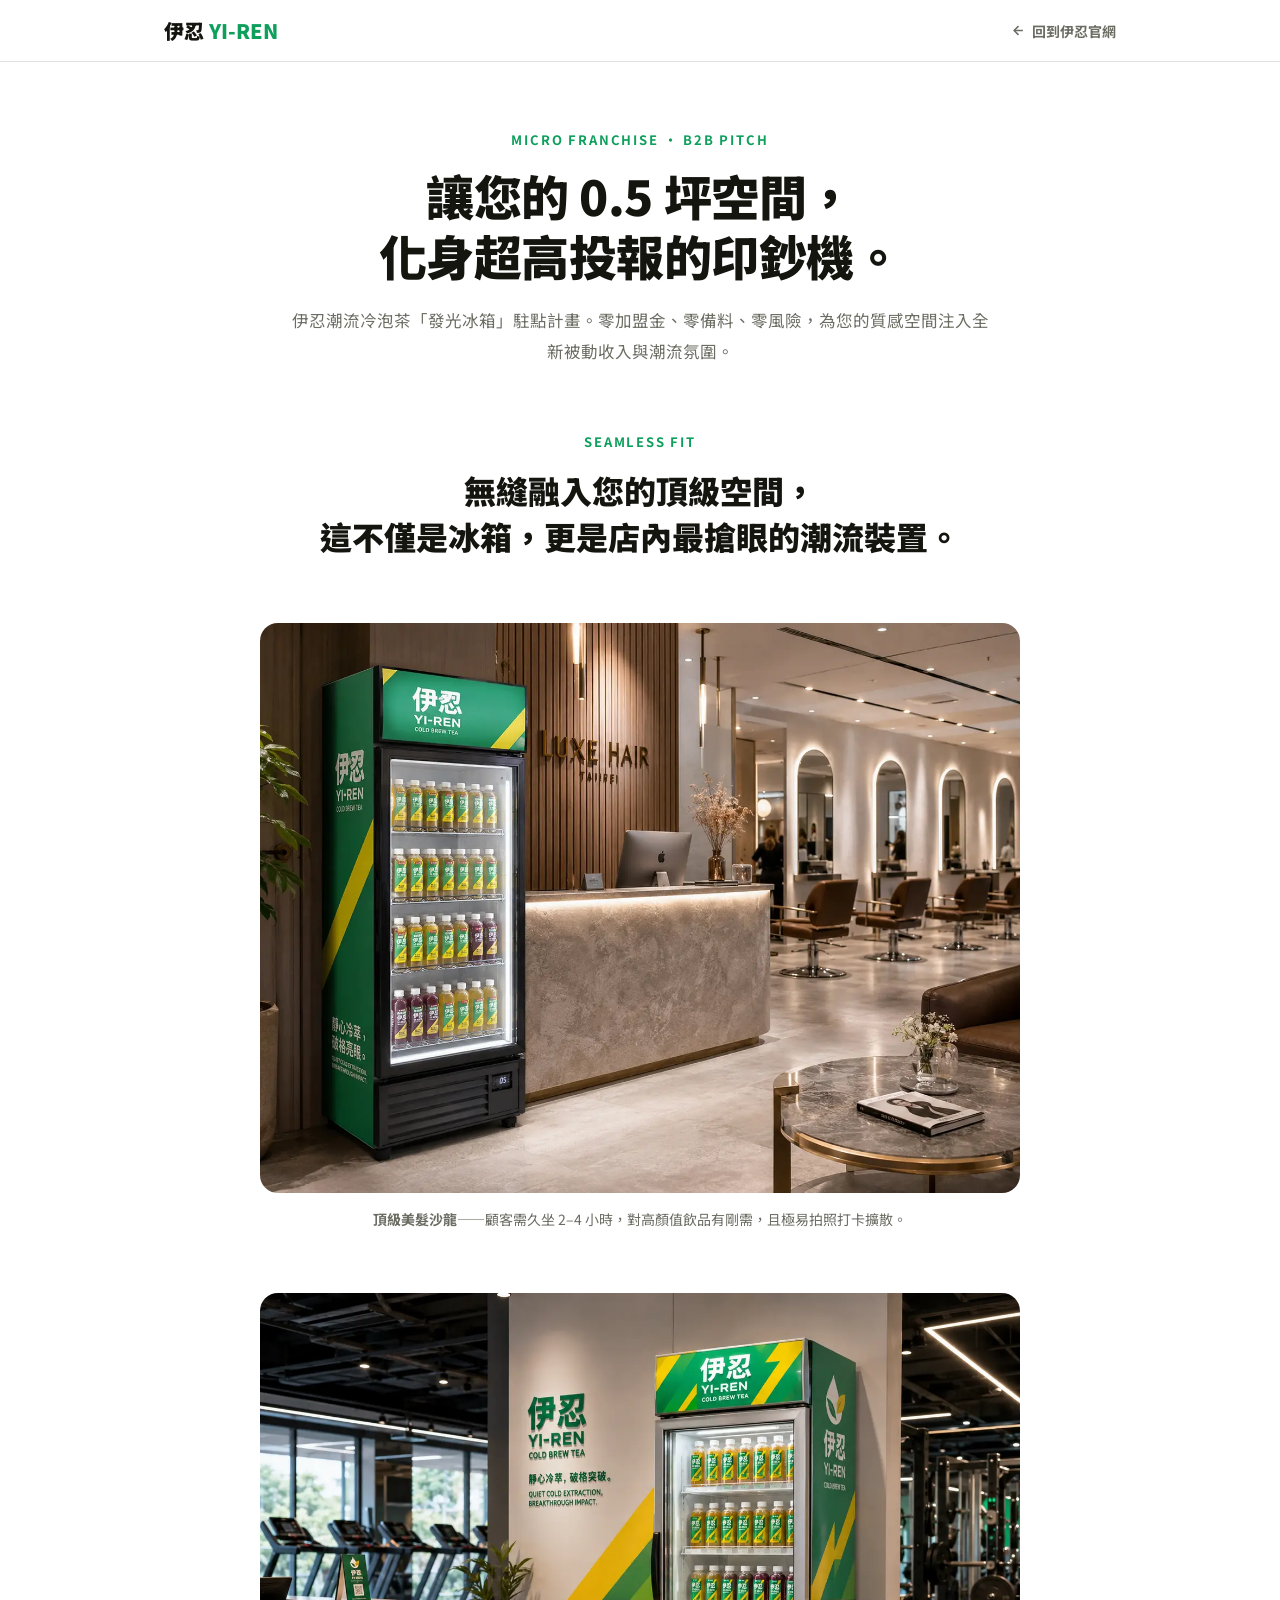
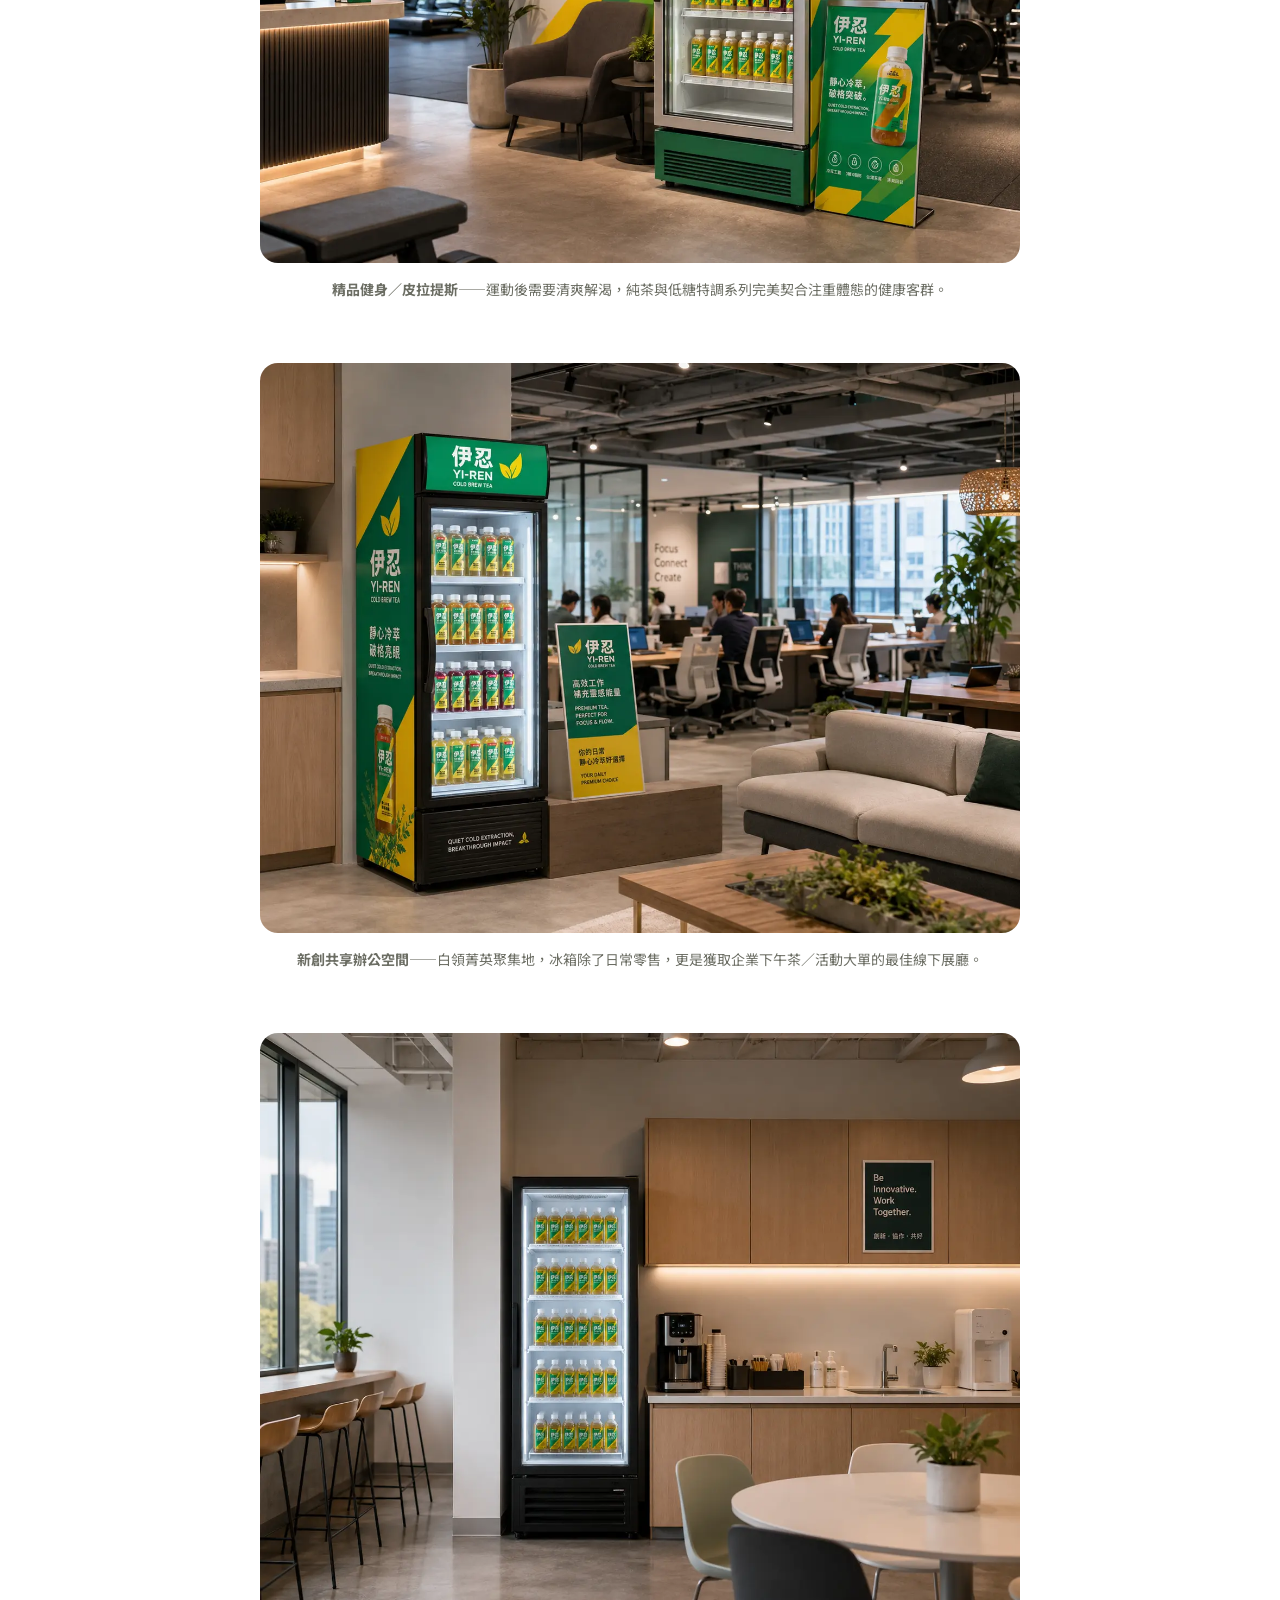
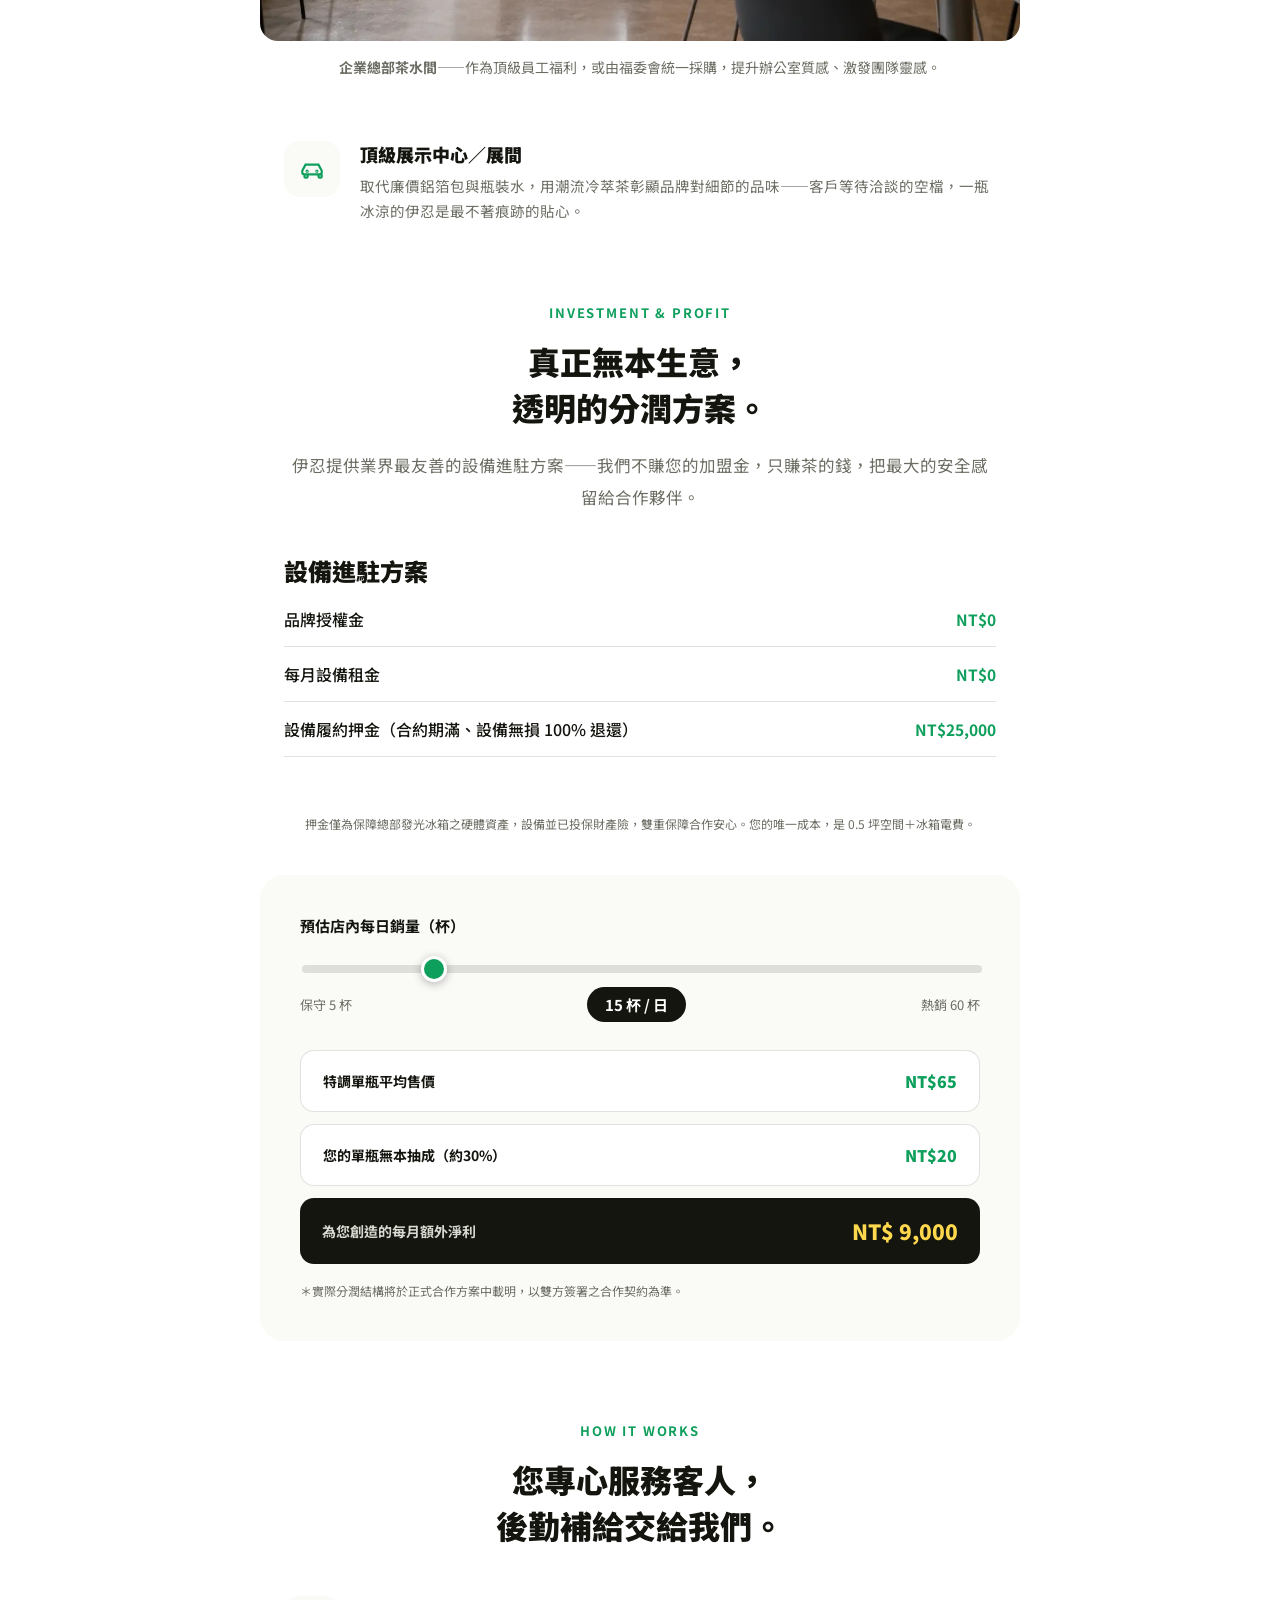
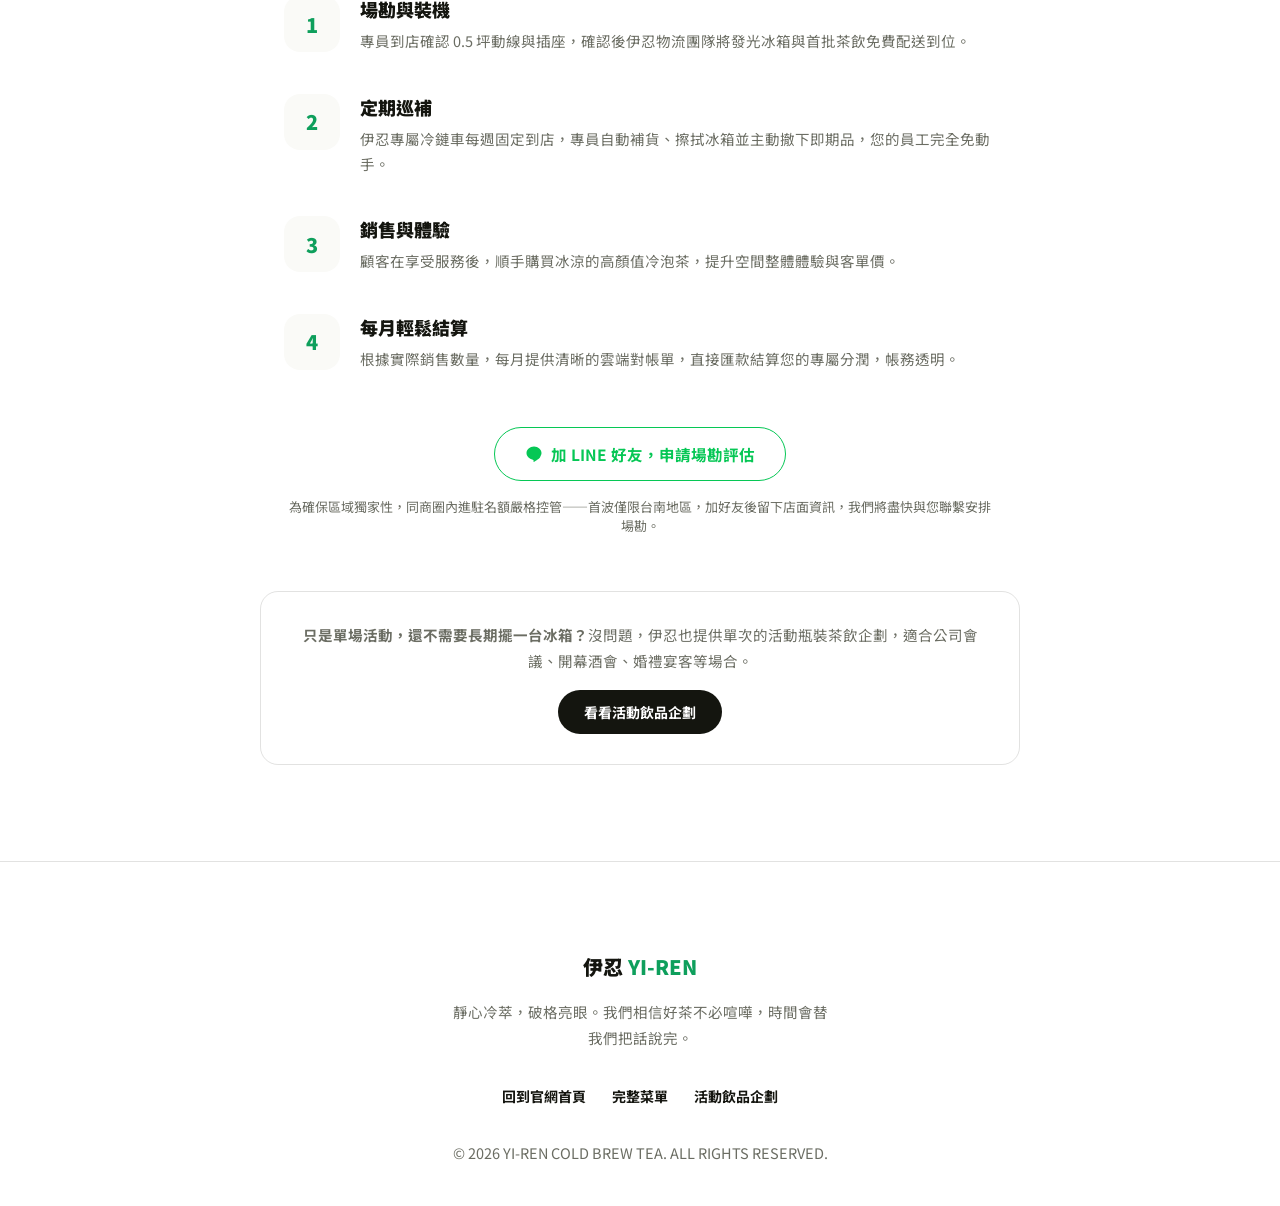
<file: fridge/index.html>
<!DOCTYPE html>
<html lang="zh-Hant">
<head>
<meta charset="UTF-8">
<meta name="viewport" content="width=device-width, initial-scale=1.0">
<title>伊忍 YI-REN 發光冰箱計畫｜0.5坪空間，化身超高投報的印鈔機</title>
<meta name="description" content="伊忍潮流冷泡茶「發光冰箱」駐點計畫。零加盟金、零備料、零風險，為您的美髮沙龍、健身房、共享空間等頂級場域，注入全新被動收入與潮流氛圍。">
<meta property="og:title" content="伊忍 YI-REN 發光冰箱計畫｜0.5坪空間，化身超高投報的印鈔機">
<meta property="og:description" content="零加盟金、零備料、零風險。用 0.5 坪的極小空間，為您的空間創造被動收入。">
<meta property="og:type" content="website">
<meta property="og:image" content="../images/fridge-salon.webp">
<link rel="icon" href="data:image/svg+xml,%3Csvg xmlns='http://www.w3.org/2000/svg' viewBox='0 0 100 100'%3E%3Ccircle cx='50' cy='50' r='48' fill='%230E9F5C'/%3E%3C/svg%3E">
<link rel="stylesheet" href="../css/style.css">
<style>
  .fridge-nav { position: fixed; top: 0; left: 0; right: 0; z-index: 100; background: rgba(255,255,255,0.94); backdrop-filter: blur(10px); border-bottom: 1px solid var(--rule); }
  .fridge-nav-inner { max-width: 1000px; margin: 0 auto; padding: 16px 24px; display: flex; align-items: center; justify-content: space-between; }
  .fridge-nav-back { font-weight: 700; font-size: 14px; color: var(--muted); display: flex; align-items: center; gap: 6px; }
  .fridge-nav-back:hover { color: var(--ink); }
  .fridge-hero-pad { padding-top: 130px; }
</style>
</head>
<body>

<!-- ============ NAV ============ -->
<nav class="fridge-nav">
  <div class="fridge-nav-inner">
    <a href="../index.html" class="brand-4">伊忍 <span>YI-REN</span></a>
    <a href="../index.html" class="fridge-nav-back">
      <svg width="15" height="15" viewBox="0 0 24 24" fill="none" stroke="currentColor" stroke-width="2.4"><line x1="19" y1="12" x2="5" y2="12"/><polyline points="12 19 5 12 12 5"/></svg>
      回到伊忍官網
    </a>
  </div>
</nav>

<main id="top">

  <!-- ============ FRIDGE PROGRAM ============ -->
  <section class="section fridge-hero-pad">
    <div class="col reveal-4" style="text-align:center;">
      <span class="eyebrow">Micro Franchise · B2B Pitch</span>
      <h2 class="section-title">讓您的 0.5 坪空間，<br>化身超高投報的印鈔機。</h2>
      <p class="section-body">伊忍潮流冷泡茶「發光冰箱」駐點計畫。零加盟金、零備料、零風險，為您的質感空間注入全新被動收入與潮流氛圍。</p>
    </div>

    <div class="col reveal-4" style="text-align:center; margin-top:64px; margin-bottom:8px;">
      <span class="eyebrow">Seamless Fit</span>
      <h3 style="font-weight:900; font-size:clamp(24px,3vw,32px);">無縫融入您的頂級空間，<br>這不僅是冰箱，更是店內最搶眼的潮流裝置。</h3>
    </div>

    <div class="photo-block contained reveal-4">
      <img src="../images/fridge-salon.webp" alt="伊忍發光冰箱進駐頂級美髮沙龍" width="1400" height="1050">
      <p class="cap"><strong>頂級美髮沙龍</strong>——顧客需久坐 2–4 小時，對高顏值飲品有剛需，且極易拍照打卡擴散。</p>
    </div>

    <div class="photo-block contained reveal-4">
      <img src="../images/fridge-gym.webp" alt="伊忍發光冰箱進駐精品健身房" width="1400" height="1050">
      <p class="cap"><strong>精品健身／皮拉提斯</strong>——運動後需要清爽解渴，純茶與低糖特調系列完美契合注重體態的健康客群。</p>
    </div>

    <div class="photo-block contained reveal-4">
      <img src="../images/fridge-coworking.webp" alt="伊忍發光冰箱進駐新創共享空間" width="1400" height="1050">
      <p class="cap"><strong>新創共享辦公空間</strong>——白領菁英聚集地，冰箱除了日常零售，更是獲取企業下午茶／活動大單的最佳線下展廳。</p>
    </div>

    <div class="photo-block contained reveal-4">
      <img src="../images/fridge-pantry.webp" alt="伊忍發光冰箱進駐企業總部茶水間" width="1400" height="1120">
      <p class="cap"><strong>企業總部茶水間</strong>——作為頂級員工福利，或由福委會統一採購，提升辦公室質感、激發團隊靈感。</p>
    </div>

    <div class="venue-entry reveal-4">
      <span class="venue-icon"><svg width="26" height="26" viewBox="0 0 24 24" fill="none" stroke="currentColor" stroke-width="2"><path d="M5 17h14M5 17a2 2 0 0 1-2-2v-1a2 2 0 0 1 .5-1.3L6 8h12l2.5 4.7a2 2 0 0 1 .5 1.3v1a2 2 0 0 1-2 2M5 17v2a1 1 0 0 0 1 1h1a1 1 0 0 0 1-1v-2m10 0v2a1 1 0 0 0 1 1h1a1 1 0 0 0 1-1v-2"/><circle cx="7.5" cy="14" r="0.5"/><circle cx="16.5" cy="14" r="0.5"/></svg></span>
      <div>
        <h4>頂級展示中心／展間</h4>
        <p>取代廉價鋁箔包與瓶裝水，用潮流冷萃茶彰顯品牌對細節的品味——客戶等待洽談的空檔，一瓶冰涼的伊忍是最不著痕跡的貼心。</p>
      </div>
    </div>

    <div class="col reveal-4" style="text-align:center; margin-top:80px;">
      <span class="eyebrow">Investment &amp; Profit</span>
      <h3 style="font-weight:900; font-size:clamp(24px,3vw,32px);">真正無本生意，<br>透明的分潤方案。</h3>
      <p class="section-body">伊忍提供業界最友善的設備進駐方案——我們不賺您的加盟金，只賺茶的錢，把最大的安全感留給合作夥伴。</p>
    </div>

    <div class="col reveal-4" style="margin-top:40px;">
      <div class="menu-cat-4">
        <div class="menu-cat-4-head"><h3>設備進駐方案</h3></div>
        <div class="menu-row-4"><span class="name">品牌授權金</span><span class="price">NT$0</span></div>
        <div class="menu-row-4"><span class="name">每月設備租金</span><span class="price">NT$0</span></div>
        <div class="menu-row-4"><span class="name">設備履約押金（合約期滿、設備無損 100% 退還）</span><span class="price">NT$25,000</span></div>
      </div>
      <p class="fridge-note" style="text-align:center;">押金僅為保障總部發光冰箱之硬體資產，設備並已投保財產險，雙重保障合作安心。您的唯一成本，是 0.5 坪空間＋冰箱電費。</p>
    </div>

    <div class="fridge-calc reveal-4">
      <label class="fridge-slider-label" for="fridge-slider">預估店內每日銷量（杯）</label>
      <input type="range" id="fridge-slider" class="fridge-slider" min="5" max="60" step="1" value="15">
      <div class="fridge-slider-value">
        <span>保守 5 杯</span>
        <span class="val" id="fridge-slider-val">15 杯 / 日</span>
        <span>熱銷 60 杯</span>
      </div>

      <div class="fridge-result-row host" style="margin-top:8px;">
        <span class="flabel">特調單瓶平均售價</span>
        <span class="amount" style="font-size:16px;">NT$65</span>
      </div>
      <div class="fridge-result-row host">
        <span class="flabel">您的單瓶無本抽成（約30%）</span>
        <span class="amount" style="font-size:16px;">NT$20</span>
      </div>
      <div class="fridge-result-row hq">
        <span class="flabel">為您創造的每月額外淨利</span>
        <span class="amount" id="fridge-host-profit">NT$ 9,000</span>
      </div>

      <p class="fridge-note">＊實際分潤結構將於正式合作方案中載明，以雙方簽署之合作契約為準。</p>
    </div>

    <div class="col reveal-4" style="text-align:center; margin-top:80px; margin-bottom:8px;">
      <span class="eyebrow">How It Works</span>
      <h3 style="font-weight:900; font-size:clamp(24px,3vw,32px);">您專心服務客人，<br>後勤補給交給我們。</h3>
    </div>

    <div class="venue-entry reveal-4" style="margin-top:48px;">
      <span class="venue-icon" style="font-weight:900; font-size:20px;">1</span>
      <div>
        <h4>場勘與裝機</h4>
        <p>專員到店確認 0.5 坪動線與插座，確認後伊忍物流團隊將發光冰箱與首批茶飲免費配送到位。</p>
      </div>
    </div>

    <div class="venue-entry reveal-4">
      <span class="venue-icon" style="font-weight:900; font-size:20px;">2</span>
      <div>
        <h4>定期巡補</h4>
        <p>伊忍專屬冷鏈車每週固定到店，專員自動補貨、擦拭冰箱並主動撤下即期品，您的員工完全免動手。</p>
      </div>
    </div>

    <div class="venue-entry reveal-4">
      <span class="venue-icon" style="font-weight:900; font-size:20px;">3</span>
      <div>
        <h4>銷售與體驗</h4>
        <p>顧客在享受服務後，順手購買冰涼的高顏值冷泡茶，提升空間整體體驗與客單價。</p>
      </div>
    </div>

    <div class="venue-entry reveal-4">
      <span class="venue-icon" style="font-weight:900; font-size:20px;">4</span>
      <div>
        <h4>每月輕鬆結算</h4>
        <p>根據實際銷售數量，每月提供清晰的雲端對帳單，直接匯款結算您的專屬分潤，帳務透明。</p>
      </div>
    </div>

    <div class="col reveal-4" style="text-align:center; margin-top:56px;">
      <a href="https://line.me/ti/p/b4cw8g0Qvp" target="_blank" rel="noopener" class="btn btn-line" style="border-color:#06C755; color:#06C755;">
        <svg width="18" height="18" viewBox="0 0 24 24" fill="currentColor"><path d="M12 2C6.48 2 2 5.94 2 10.8c0 4.36 3.58 8.01 8.42 8.72.33.07.77.22.88.5.1.26.07.66.03.92l-.14.86c-.04.26-.2 1 .87.55 1.08-.46 5.8-3.42 7.92-5.85C21.24 14.1 22 12.53 22 10.8 22 5.94 17.52 2 12 2Z"/></svg>
        加 LINE 好友，申請場勘評估
      </a>
      <p style="margin-top:16px; font-size:13px; color:var(--muted);">為確保區域獨家性，同商圈內進駐名額嚴格控管——首波僅限台南地區，加好友後留下店面資訊，我們將盡快與您聯繫安排場勘。</p>
    </div>

    <div class="section-link-card reveal-4">
      <p><strong>只是單場活動，還不需要長期擺一台冰箱？</strong>沒問題，伊忍也提供單次的活動瓶裝茶飲企劃，適合公司會議、開幕酒會、婚禮宴客等場合。</p>
      <a href="../index.html#b2b" class="btn btn-dark" style="padding:12px 26px; font-size:14px;">看看活動飲品企劃</a>
    </div>
  </section>

</main>

<!-- ============ FOOTER ============ -->
<footer class="footer-4">
  <div class="col">
    <span class="brand-4">伊忍 <span>YI-REN</span></span>
    <p>靜心冷萃，破格亮眼。我們相信好茶不必喧嘩，時間會替我們把話說完。</p>
    <div class="footer-4-links">
      <a href="../index.html">回到官網首頁</a>
      <a href="../index.html#menu">完整菜單</a>
      <a href="../index.html#b2b">活動飲品企劃</a>
    </div>
    <p class="footer-4-bottom" style="margin-top:34px;">&copy; 2026 YI-REN COLD BREW TEA. ALL RIGHTS RESERVED.</p>
  </div>
</footer>

<script src="../js/main.js"></script>
</body>
</html>
</file>
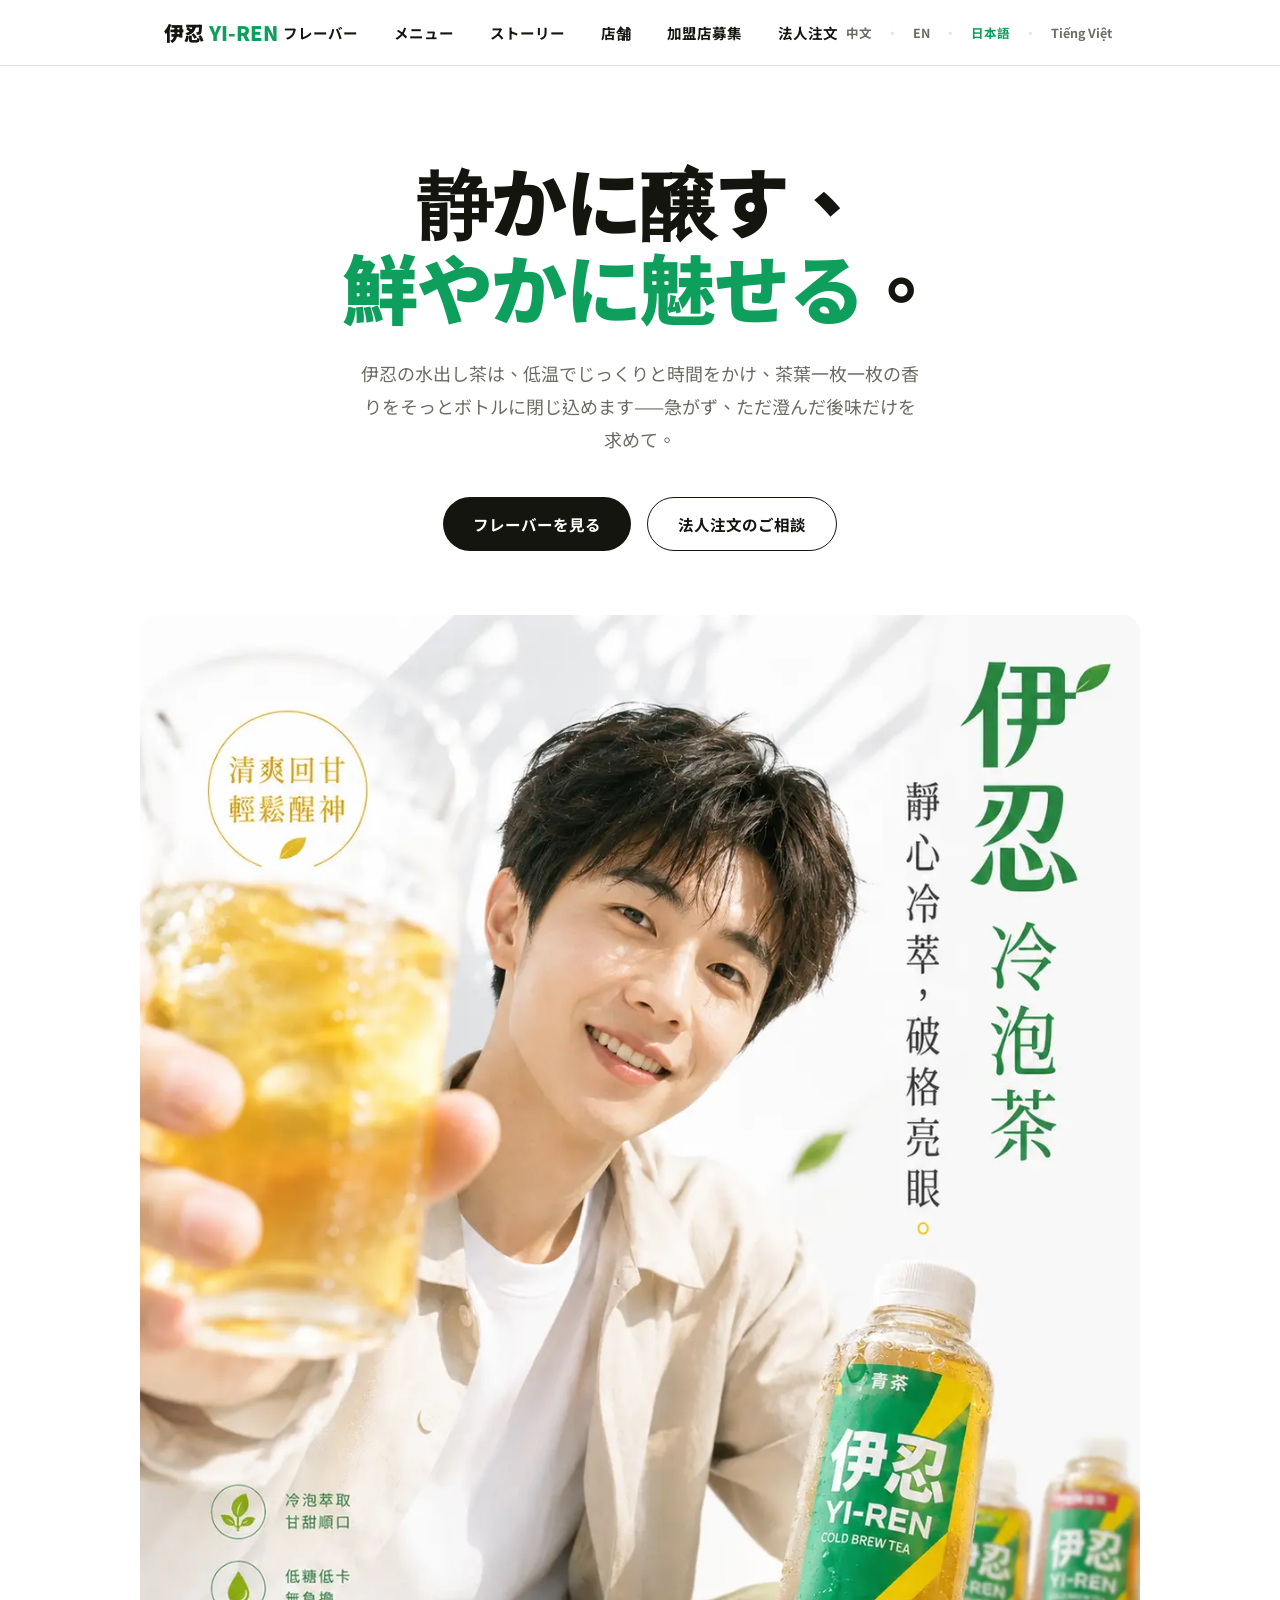
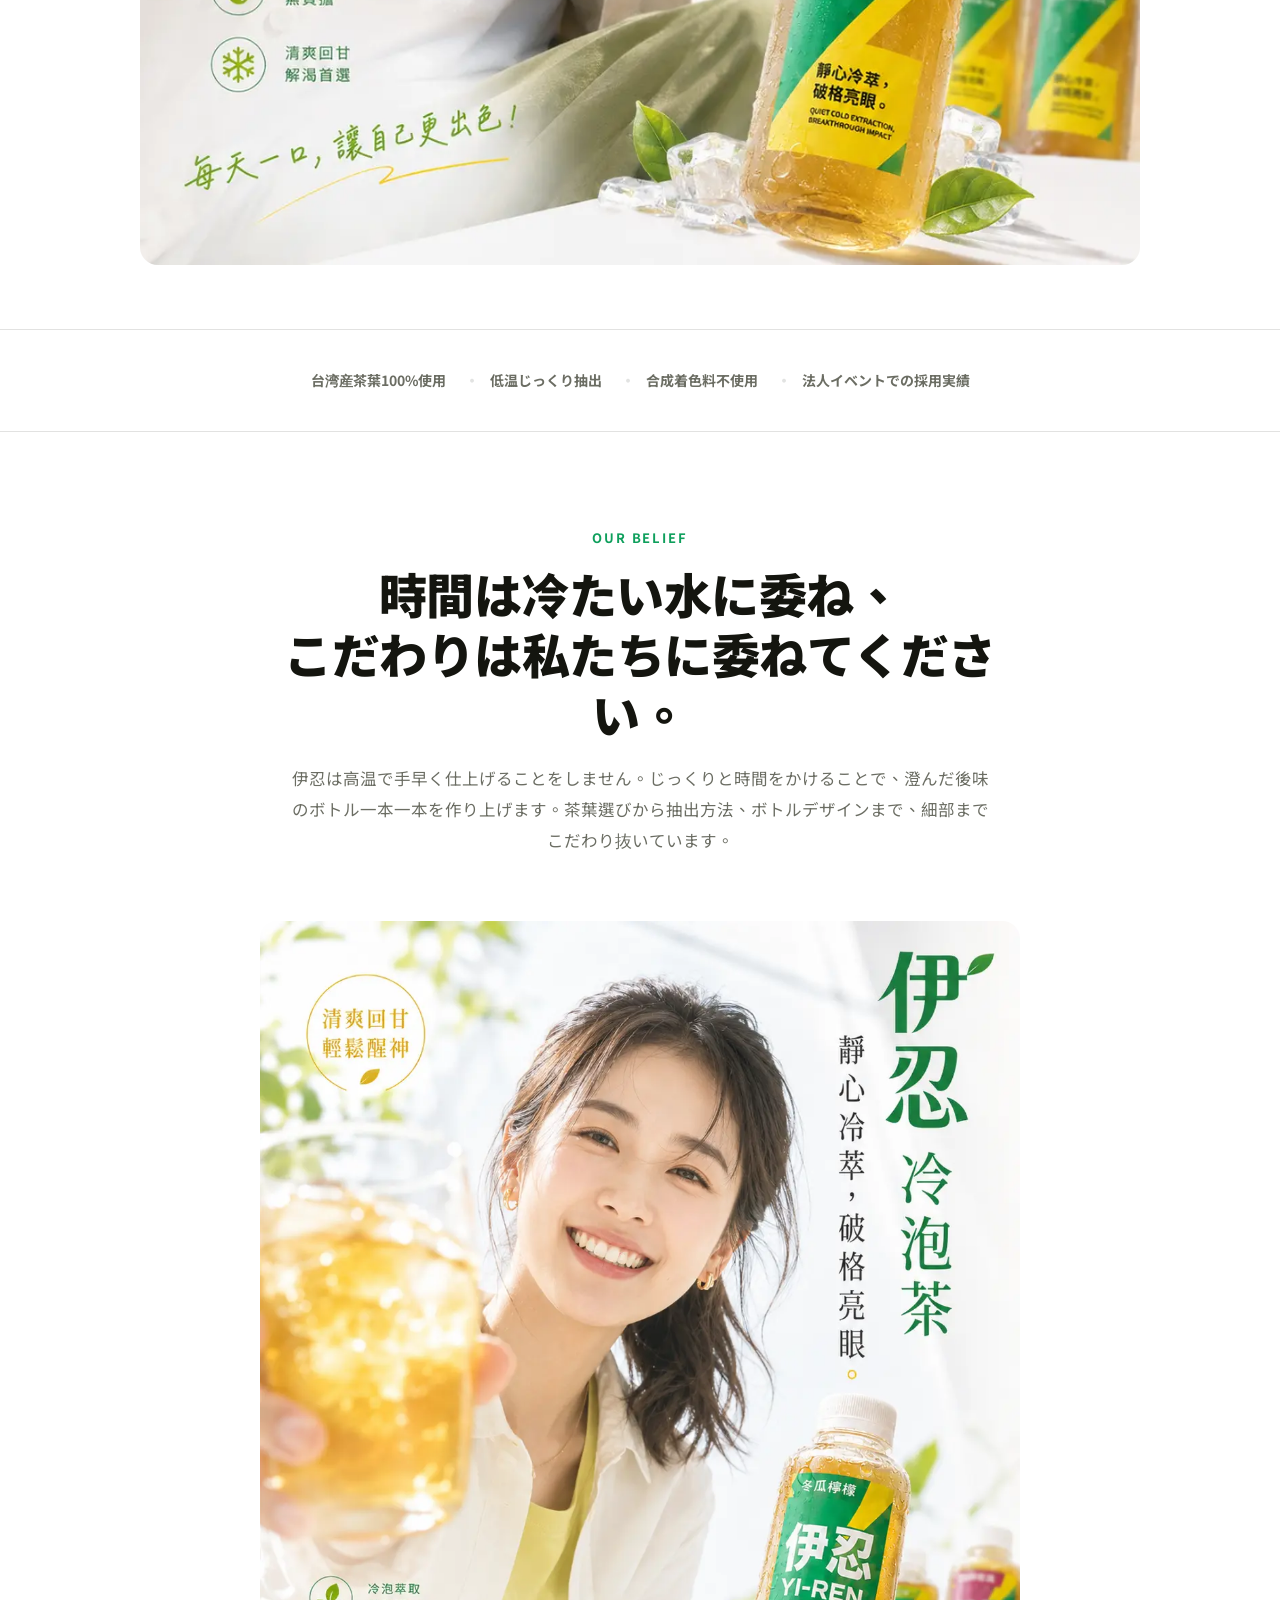
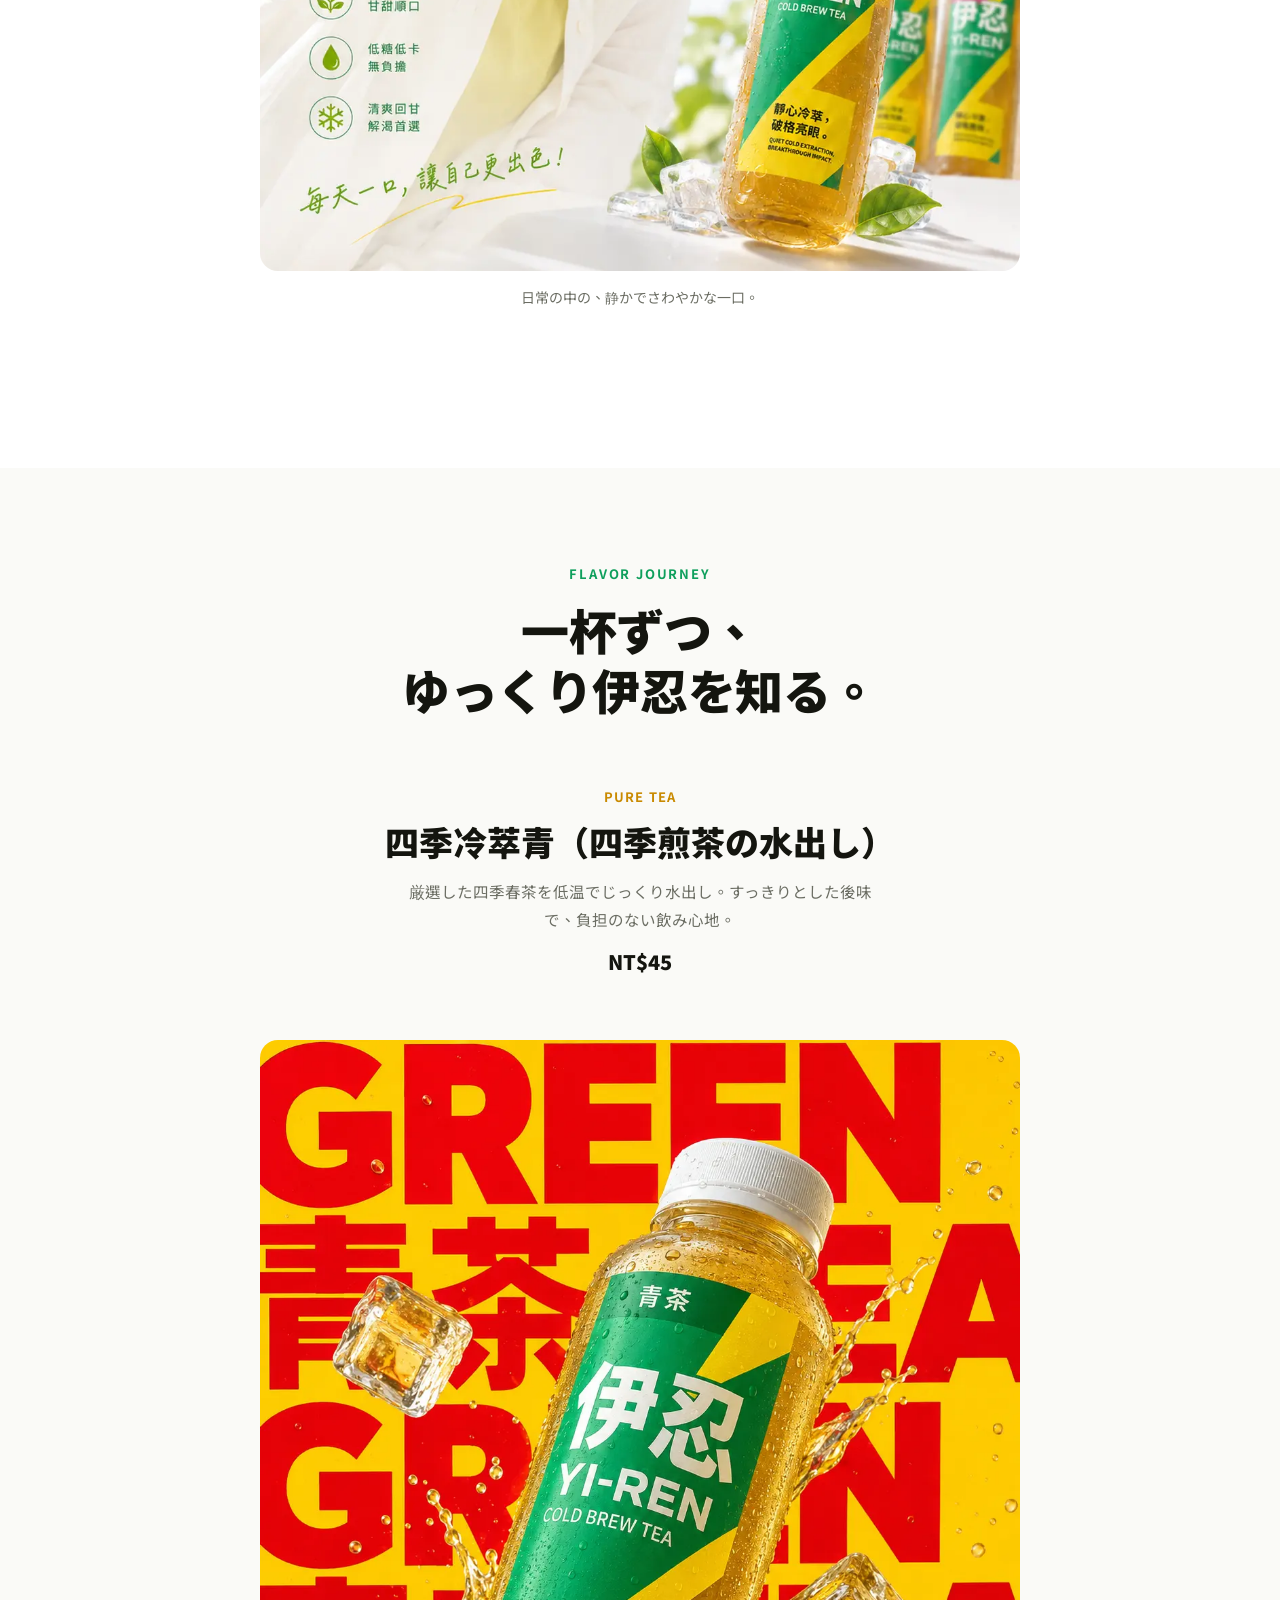
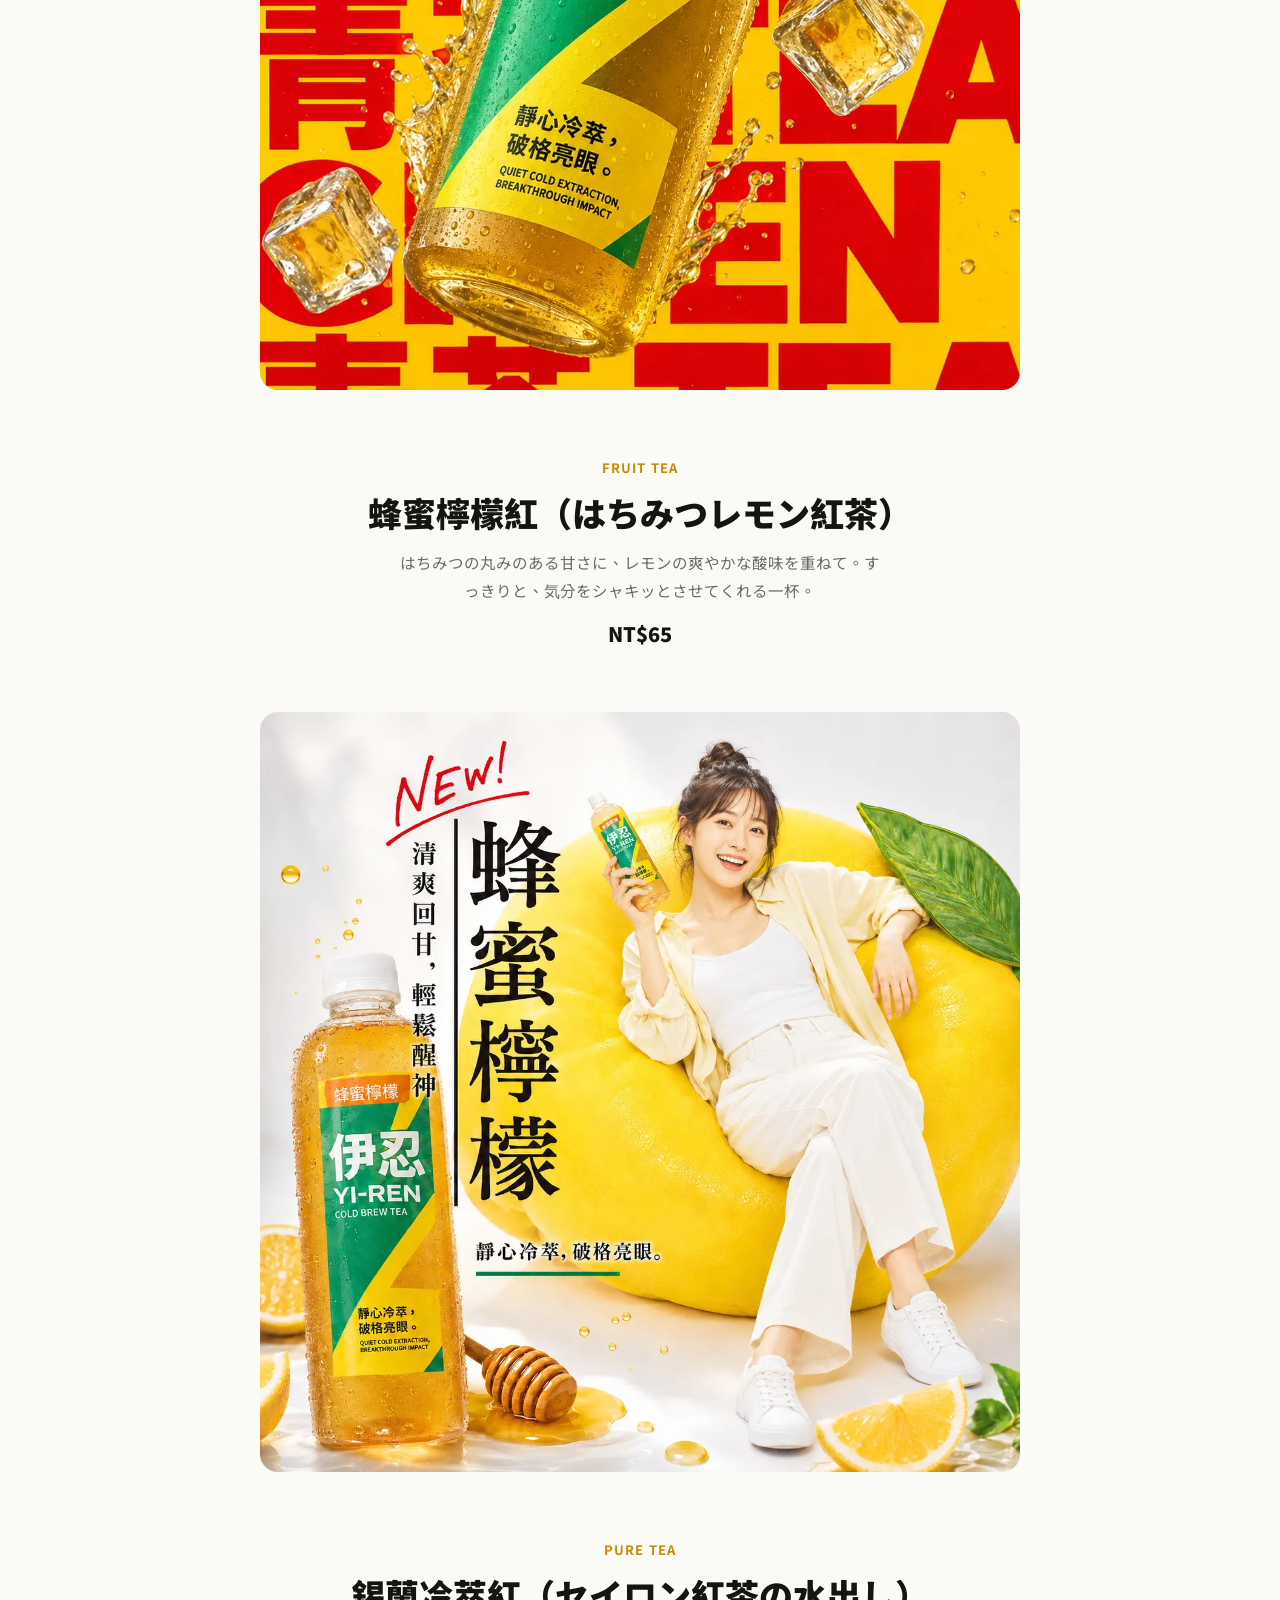
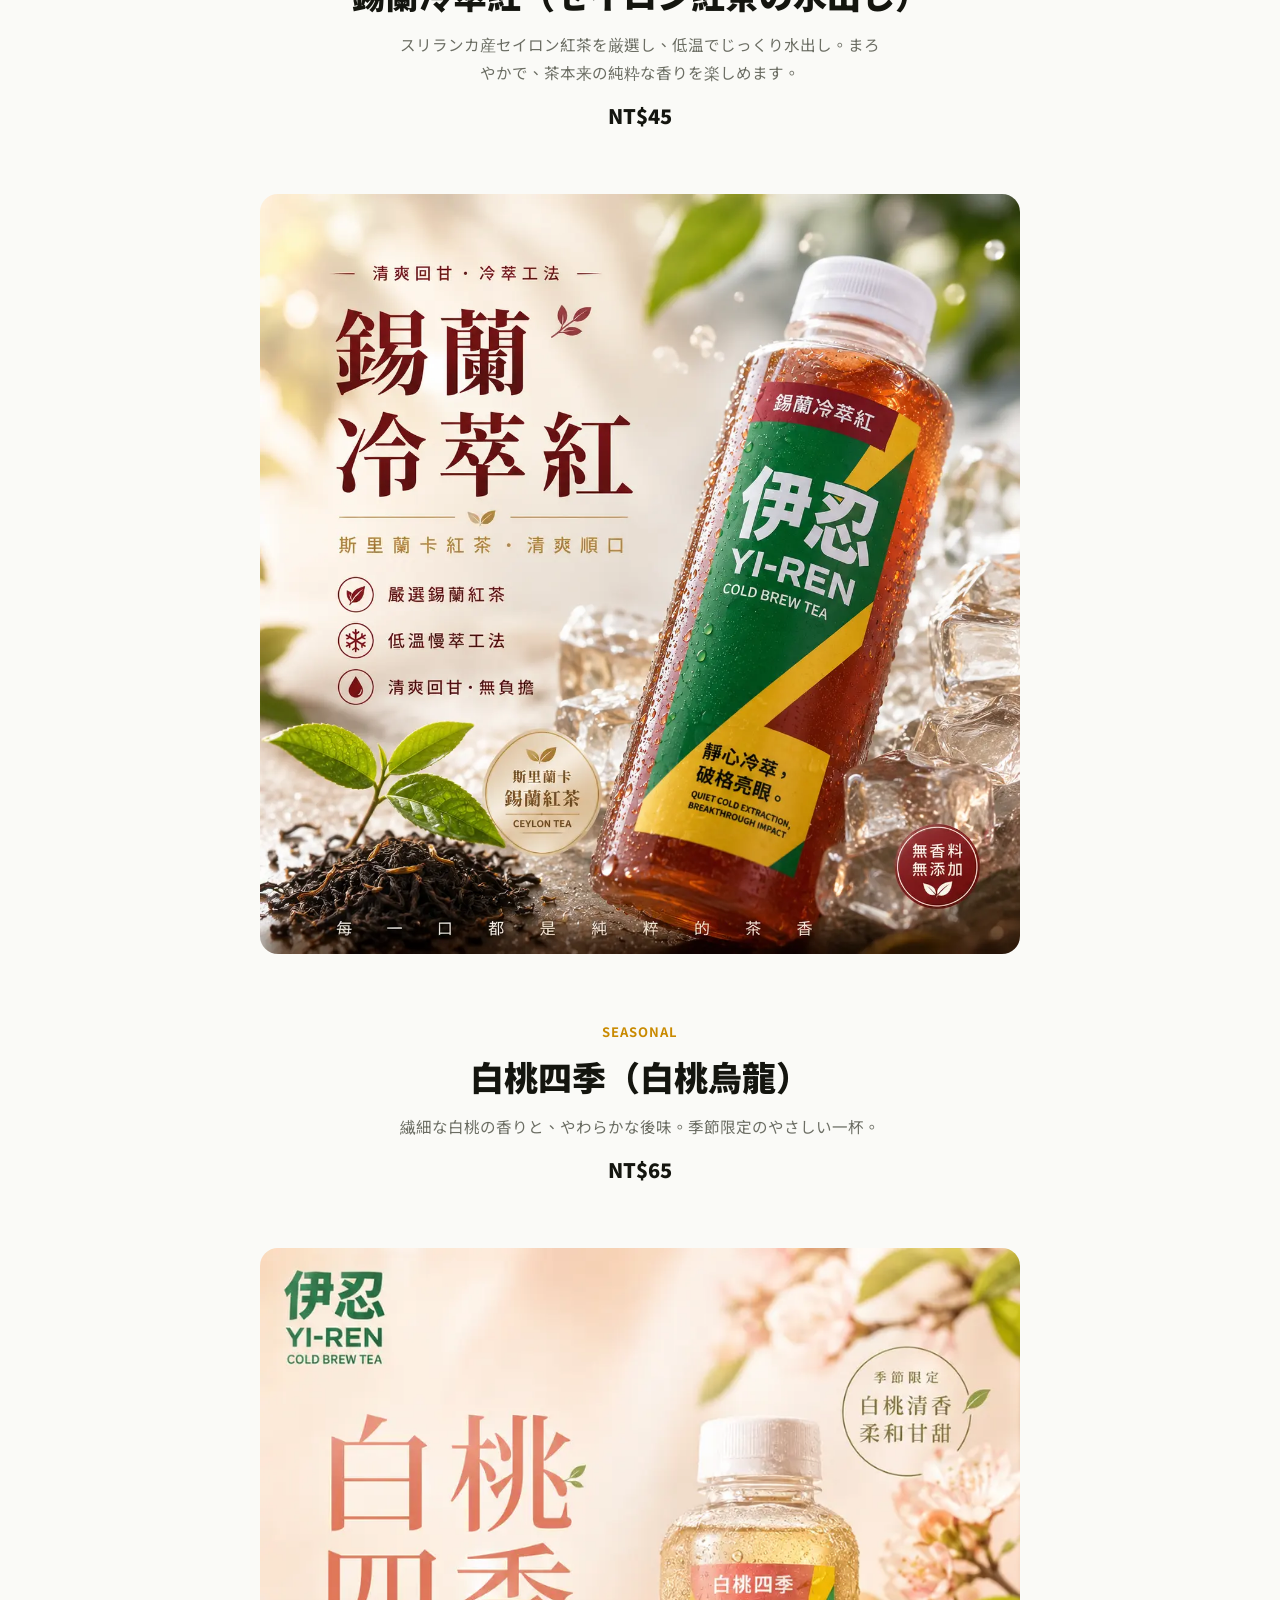
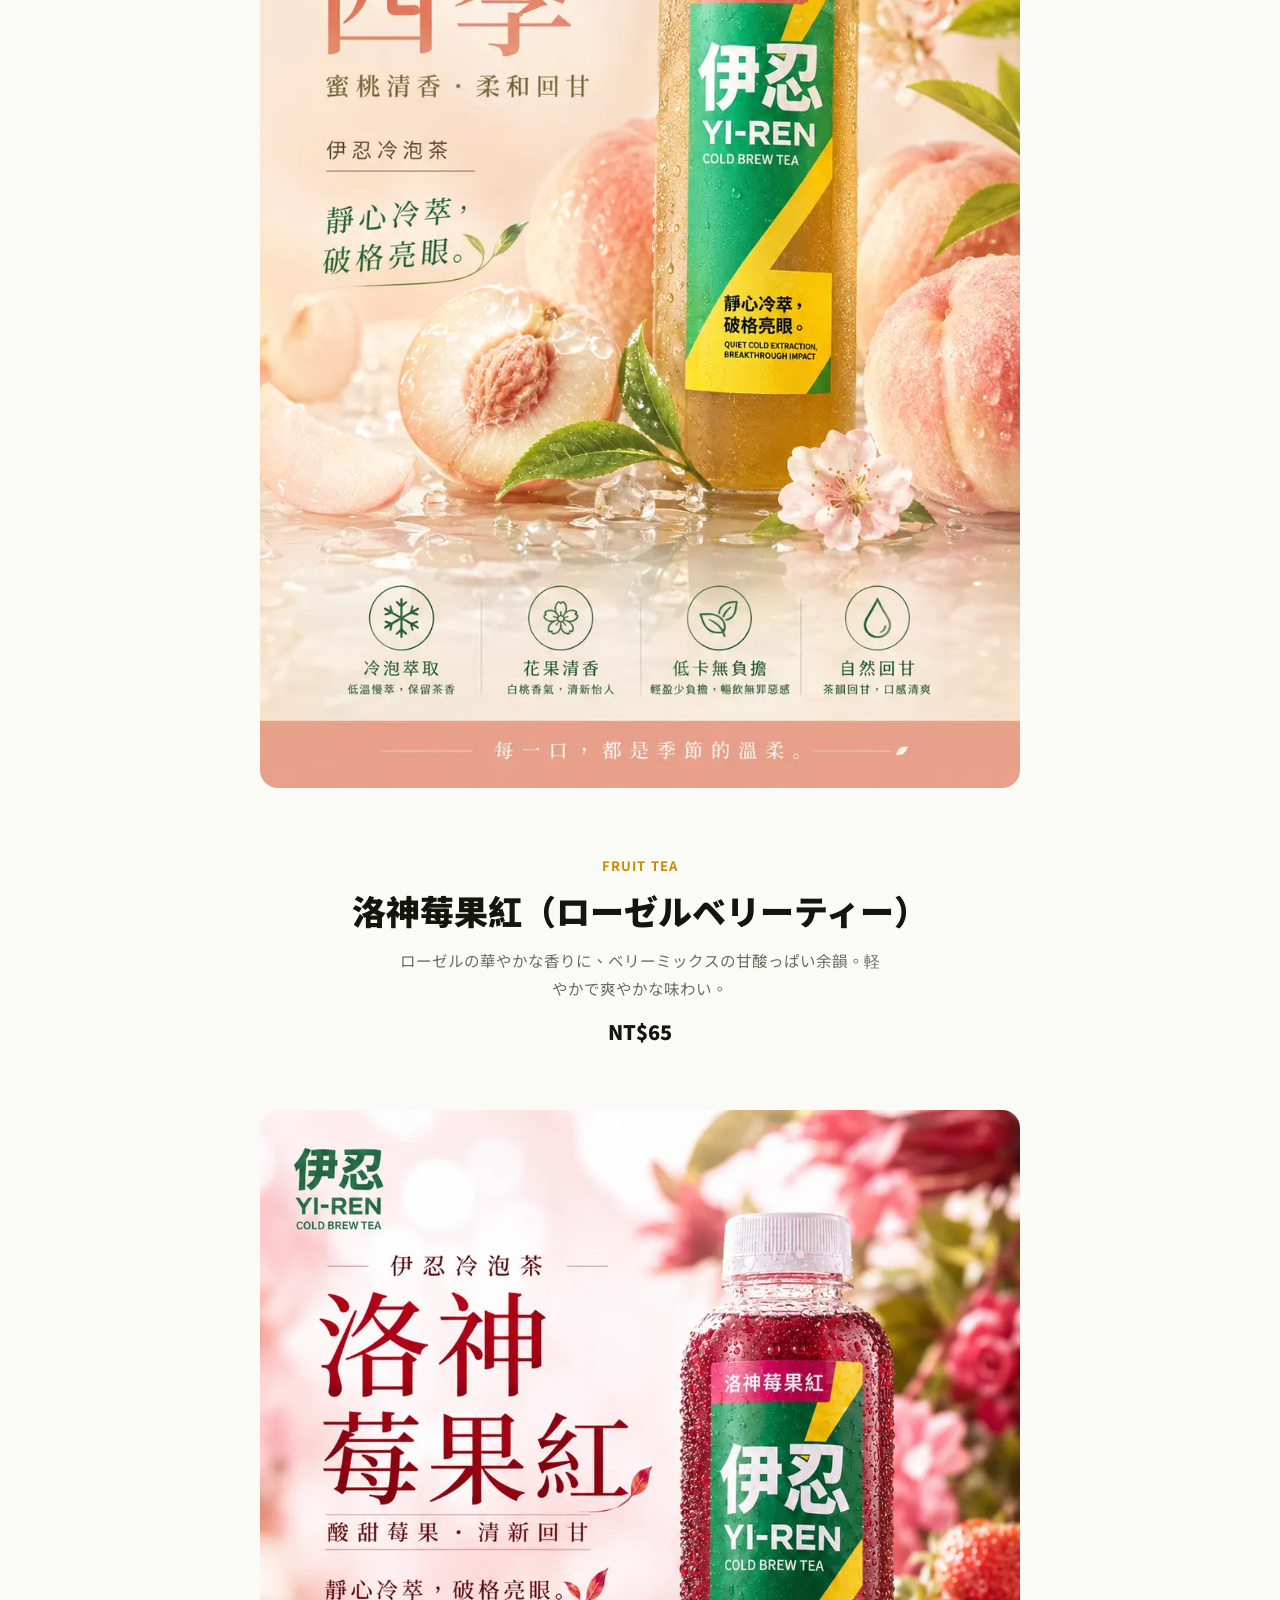
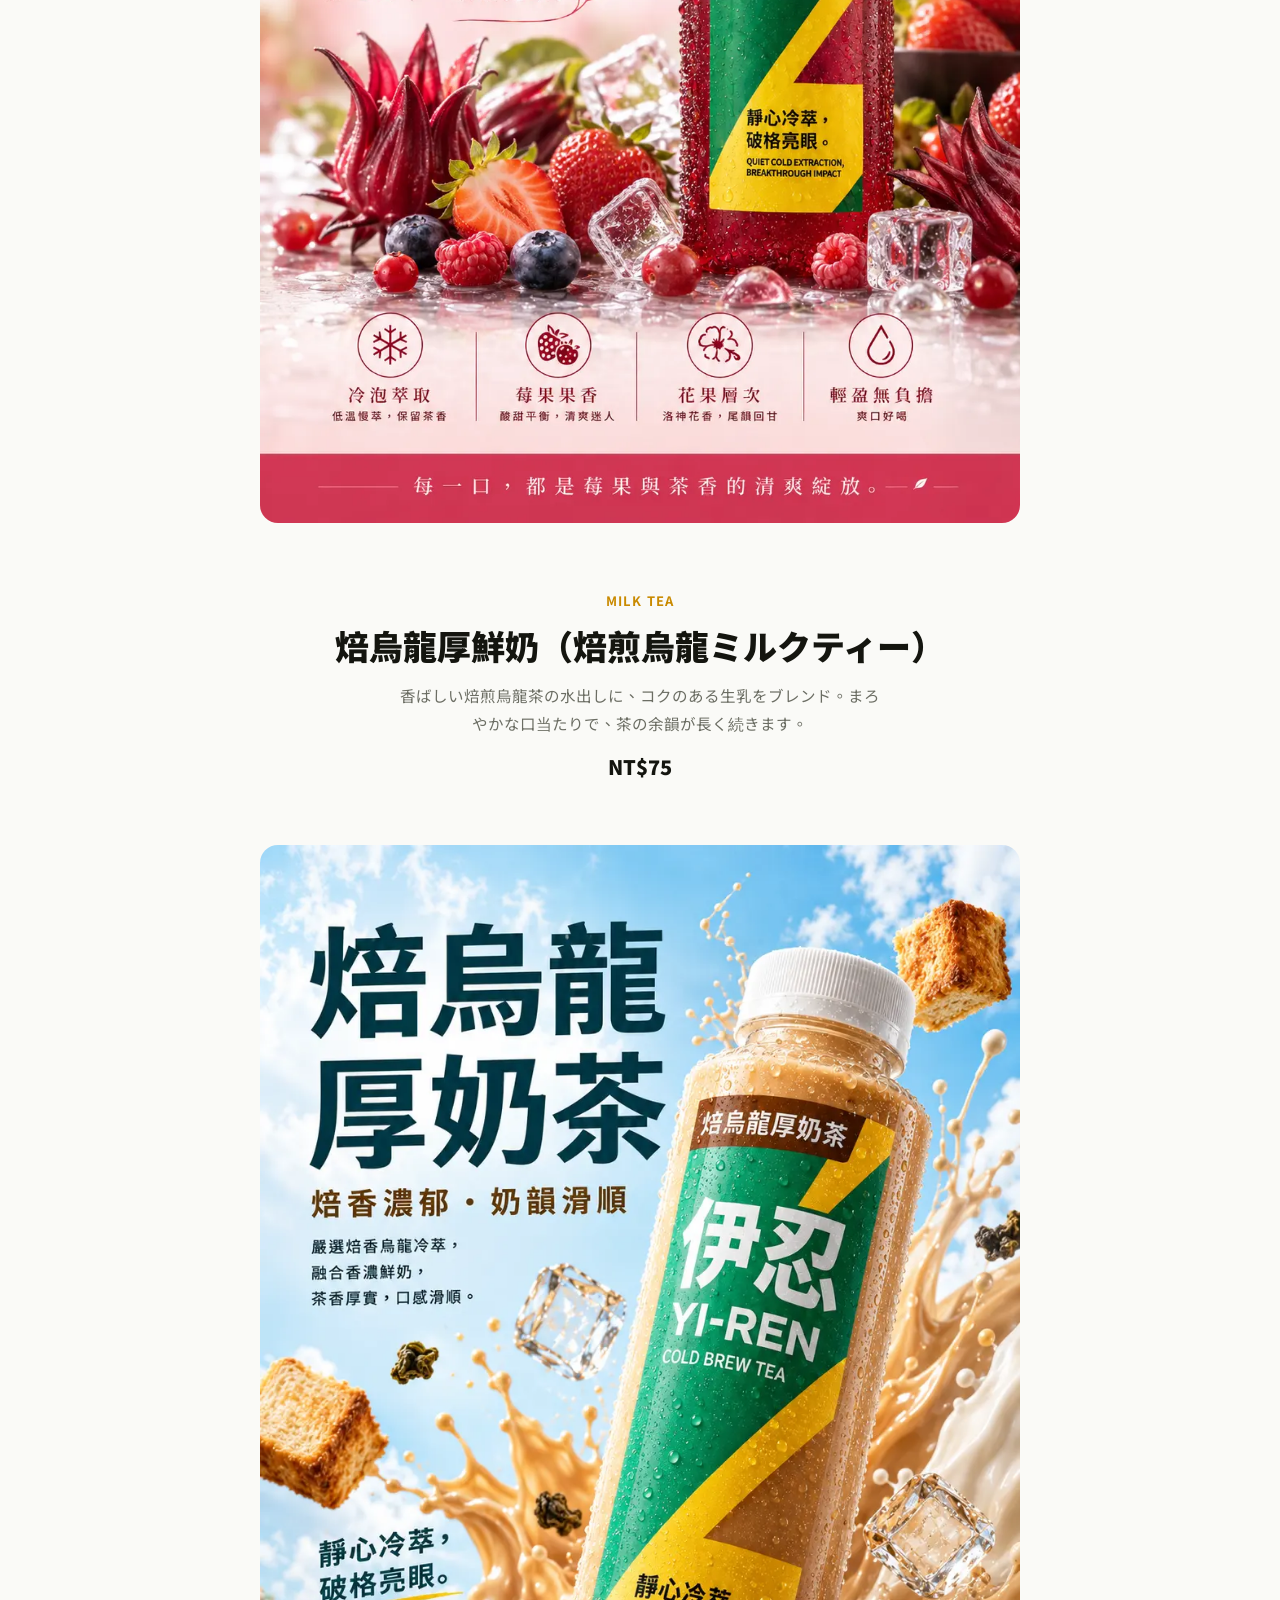
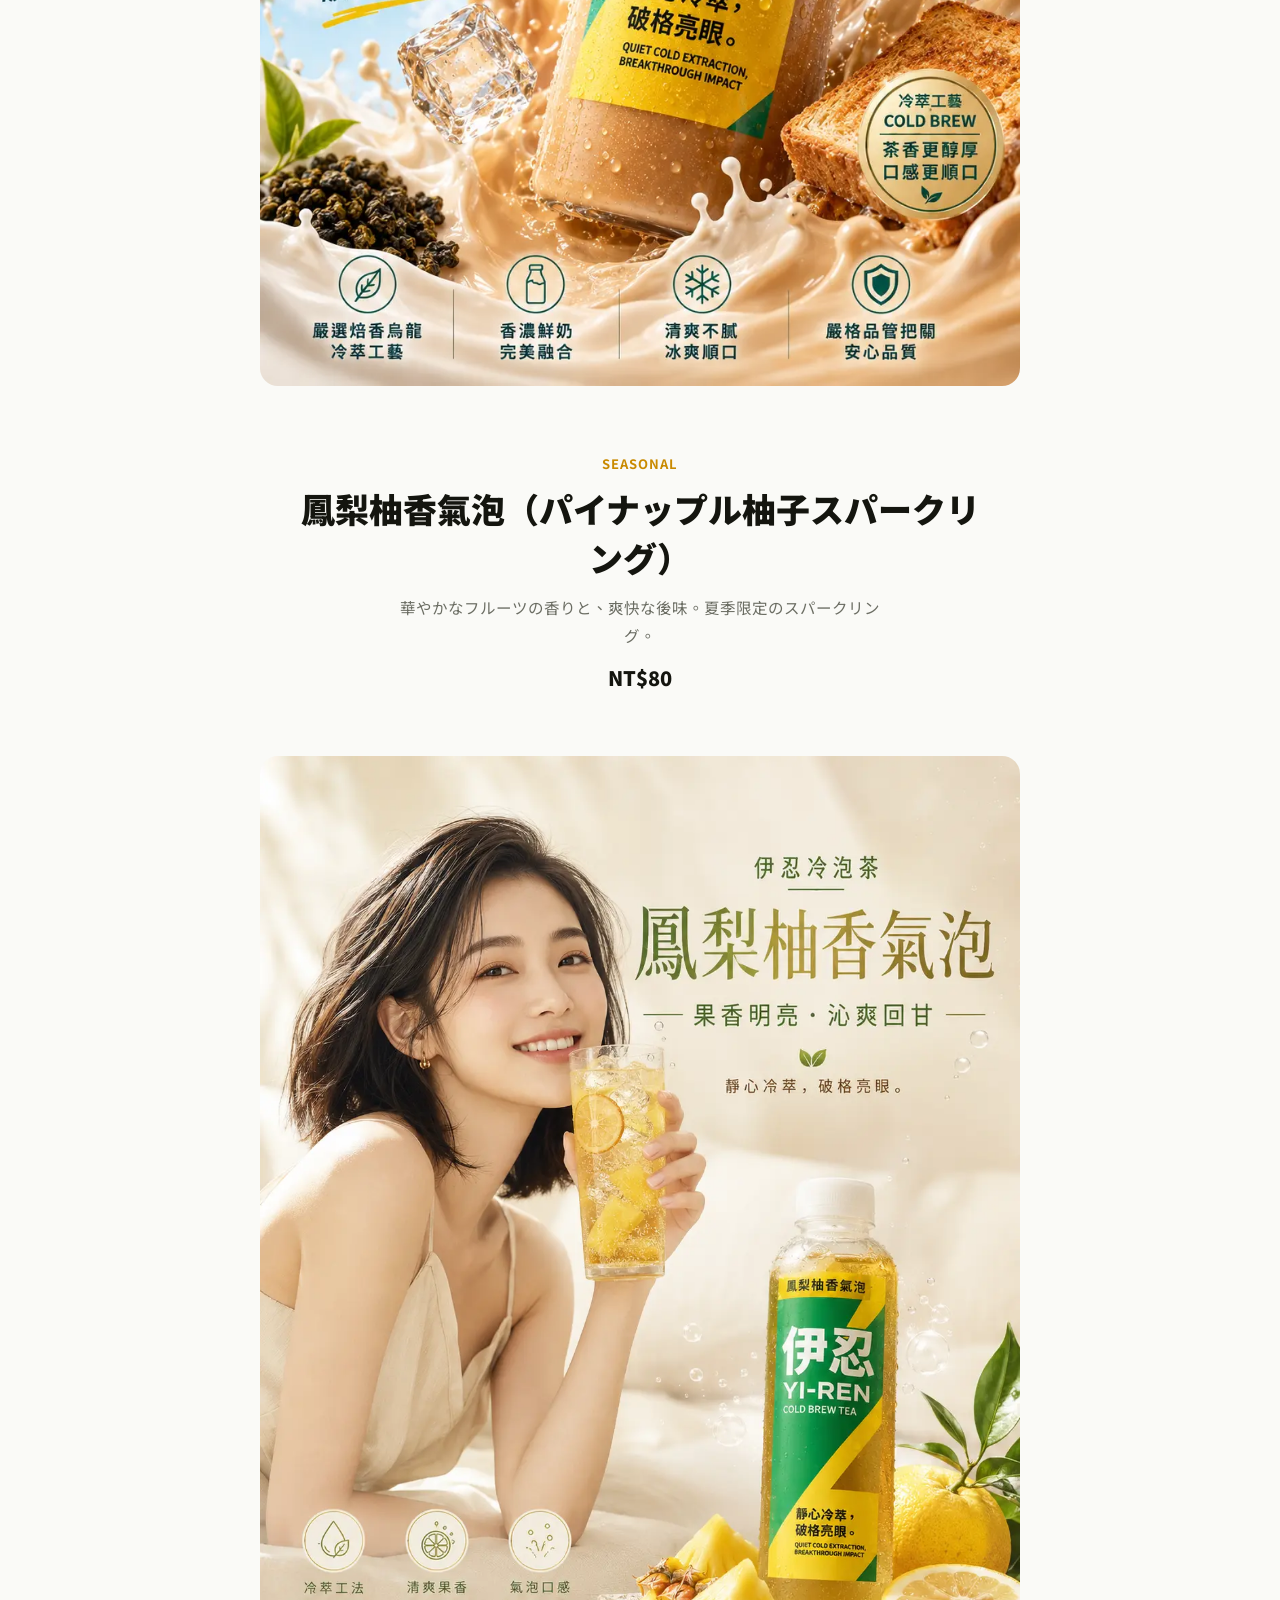
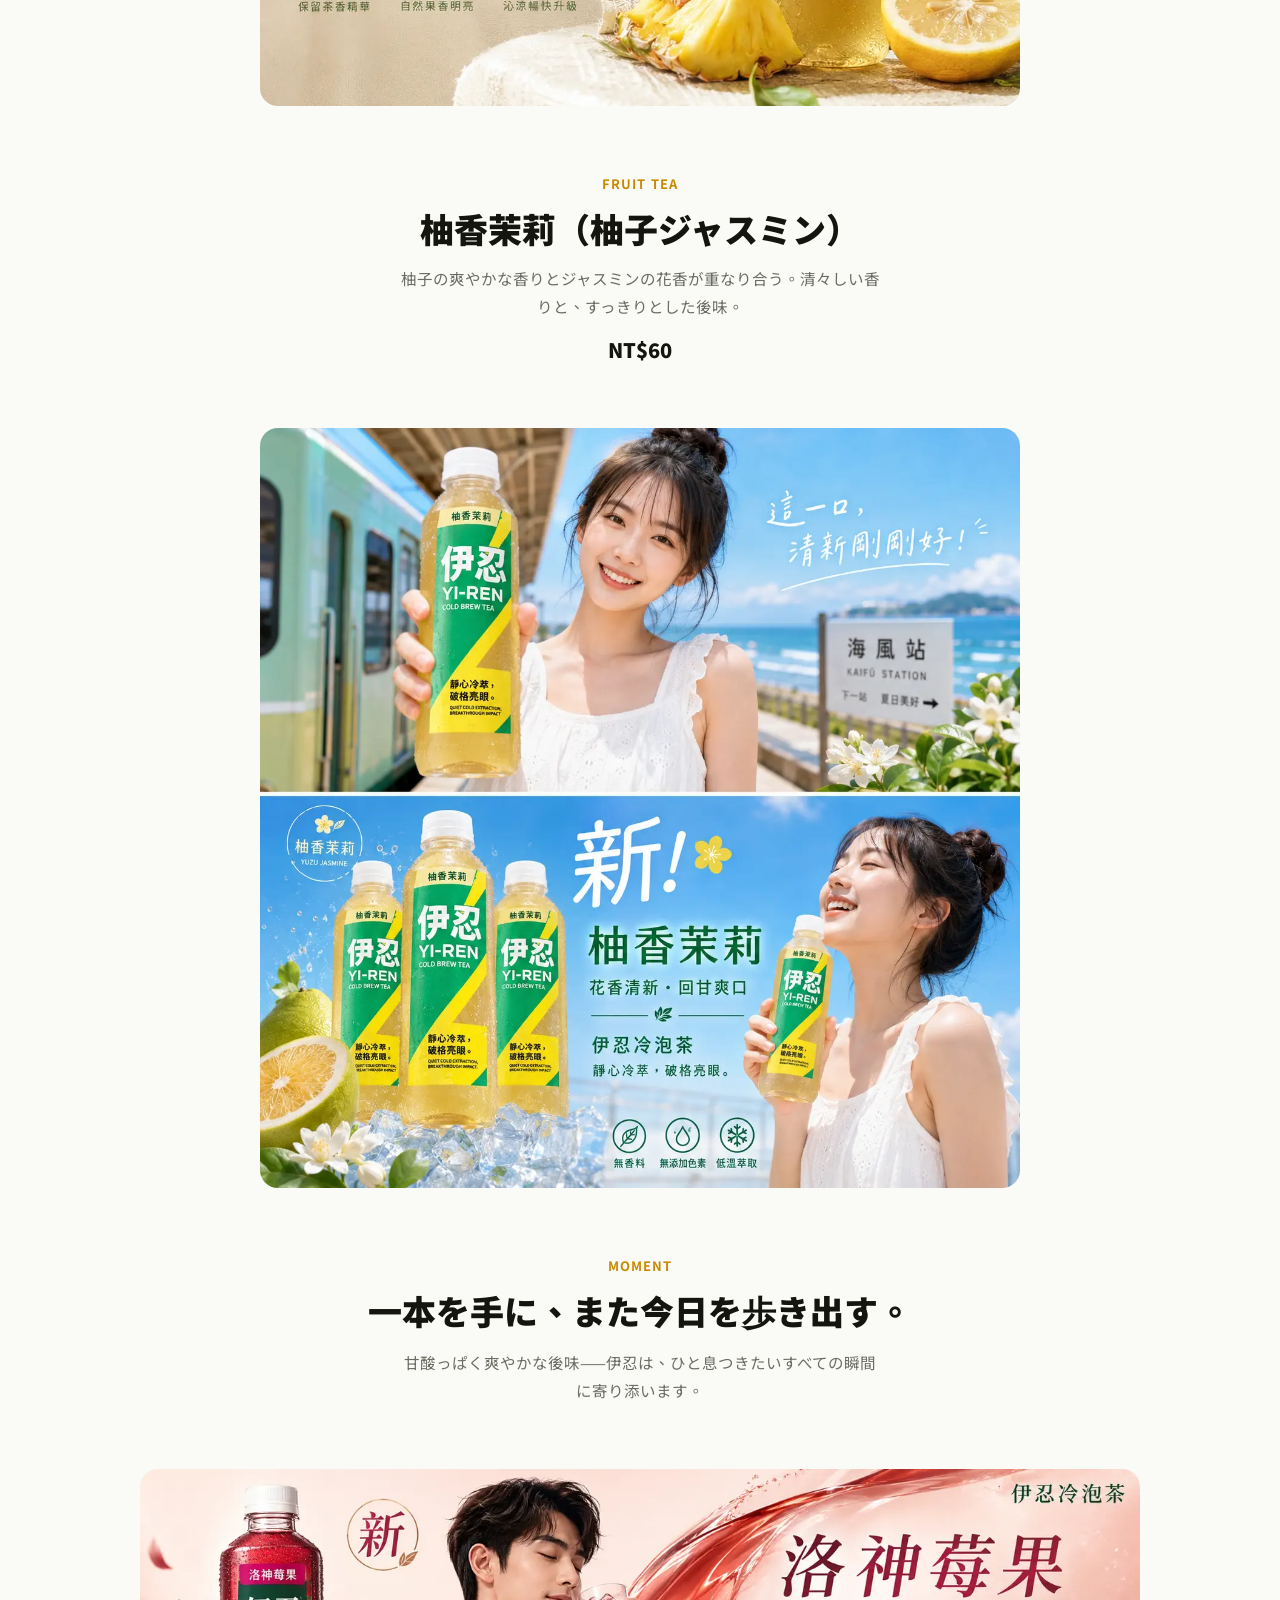
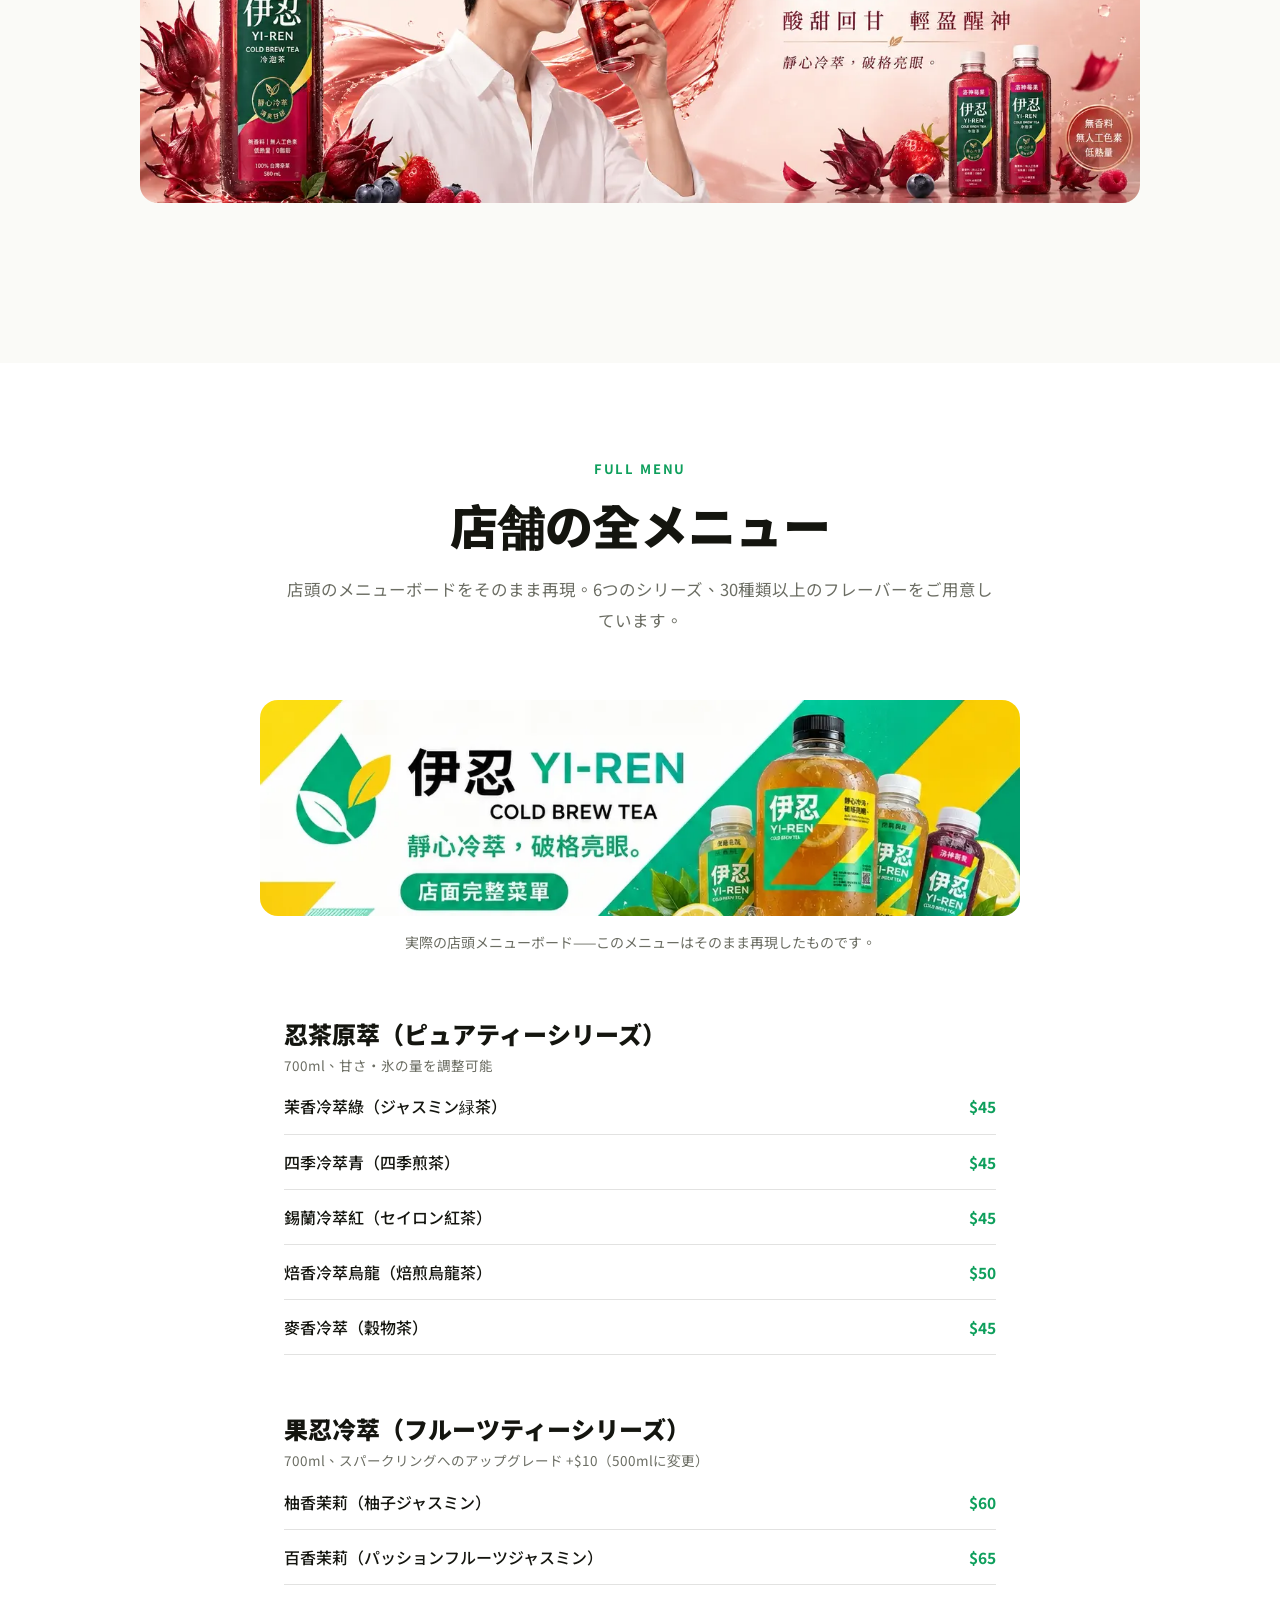
<file: ja/index.html>
<!DOCTYPE html>
<html lang="ja">
<head>
<meta charset="UTF-8">
<meta name="viewport" content="width=device-width, initial-scale=1.0">
<title>伊忍 YI-REN COLD BREW TEA｜静かに醸す、鮮やかに魅せる。</title>
<meta name="description" content="伊忍 YI-REN の水出し茶：低温でじっくりと抽出し、店舗の全メニュー、ブランドストーリー、法人向けご注文まで。静かに醸す、鮮やかに魅せる。">
<meta property="og:title" content="伊忍 YI-REN COLD BREW TEA｜静かに醸す、鮮やかに魅せる。">
<meta property="og:description" content="低温でじっくり抽出した水出し茶。店舗の全メニュー、ブランドストーリー、法人向けイベントご注文。">
<meta property="og:type" content="website">
<meta property="og:image" content="../images/hero-male-qingcha.webp">
<link rel="icon" href="data:image/svg+xml,%3Csvg xmlns='http://www.w3.org/2000/svg' viewBox='0 0 100 100'%3E%3Ccircle cx='50' cy='50' r='48' fill='%230E9F5C'/%3E%3C/svg%3E">
<link rel="stylesheet" href="../css/style.css">
</head>
<body>

<!-- ============ NAV ============ -->
<nav class="site-nav">
  <div class="nav-inner">
    <a href="#top" class="brand-4">伊忍 <span>YI-REN</span></a>
    <ul class="nav-links-4">
      <li><a href="#flavors">フレーバー</a></li>
      <li><a href="#menu">メニュー</a></li>
      <li><a href="#story">ストーリー</a></li>
      <li><a href="#store">店舗</a></li>
      <li><a href="#franchise">加盟店募集</a></li>
      <li><a href="#b2b">法人注文</a></li>
    </ul>
    <div class="lang-switch">
      <a href="../index.html">中文</a><span class="sep">·</span>
      <a href="../en/index.html">EN</a><span class="sep">·</span>
      <a href="#" class="active">日本語</a><span class="sep">·</span>
      <a href="../vi/index.html">Tiếng Việt</a>
    </div>
    <button class="nav-toggle-4" aria-label="メニューを開く" aria-expanded="false">
      <svg width="20" height="20" viewBox="0 0 24 24" fill="none" stroke="currentColor" stroke-width="2"><line x1="3" y1="7" x2="21" y2="7"/><line x1="3" y1="12" x2="21" y2="12"/><line x1="3" y1="17" x2="21" y2="17"/></svg>
    </button>
  </div>
  <div class="mobile-panel-4">
    <ul>
      <li><a href="#flavors">フレーバー</a></li>
      <li><a href="#menu">メニュー</a></li>
      <li><a href="#story">ストーリー</a></li>
      <li><a href="#store">店舗</a></li>
      <li><a href="#franchise">加盟店募集</a></li>
      <li><a href="#b2b" class="mobile-cta-4">法人注文</a></li>
      <div class="lang-switch">
        <a href="../index.html">中文</a><span class="sep">·</span>
        <a href="../en/index.html">EN</a><span class="sep">·</span>
        <a href="#" class="active">日本語</a><span class="sep">·</span>
        <a href="../vi/index.html">Tiếng Việt</a>
      </div>
    </ul>
  </div>
</nav>

<main id="top">

  <!-- ============ HERO ============ -->
  <section class="hero-4">
    <div class="col reveal-4">
      <h1 class="hero-4-title">静かに醸す、<br><span class="hl">鮮やかに魅せる</span>。</h1>
      <p class="hero-4-sub">伊忍の水出し茶は、低温でじっくりと時間をかけ、茶葉一枚一枚の香りをそっとボトルに閉じ込めます——急がず、ただ澄んだ後味だけを求めて。</p>
      <div class="hero-4-actions">
        <a href="#flavors" class="btn btn-dark">フレーバーを見る</a>
        <a href="#b2b" class="btn btn-line">法人注文のご相談</a>
      </div>
    </div>

    <div class="photo-block full reveal-4">
      <img src="../images/hero-male-qingcha.webp" alt="伊忍の水出し茶。静かに醸す、鮮やかに魅せる。" width="1120" height="1400">
    </div>
  </section>

  <!-- ============ STAT LINE ============ -->
  <div class="stat-line">
    <ul>
      <li>台湾産茶葉100%使用</li>
      <li>低温じっくり抽出</li>
      <li>合成着色料不使用</li>
      <li>法人イベントでの採用実績</li>
    </ul>
  </div>

  <!-- ============ INTRO ============ -->
  <section class="section">
    <div class="col reveal-4" style="text-align:center;">
      <span class="eyebrow">Our Belief</span>
      <h2 class="section-title">時間は冷たい水に委ね、<br>こだわりは私たちに委ねてください。</h2>
      <p class="section-body">伊忍は高温で手早く仕上げることをしません。じっくりと時間をかけることで、澄んだ後味のボトル一本一本を作り上げます。茶葉選びから抽出方法、ボトルデザインまで、細部までこだわり抜いています。</p>
    </div>

    <div class="photo-block contained reveal-4">
      <img src="../images/hero-lifestyle-honey.webp" alt="伊忍の水出し茶、日常の静かな一口" width="1120" height="1400">
      <p class="cap">日常の中の、静かでさわやかな一口。</p>
    </div>
  </section>

  <!-- ============ FLAVOR JOURNEY ============ -->
  <section id="flavors" class="section" style="background:#FAFAF7;">
    <div class="col reveal-4" style="text-align:center; margin-bottom:8px;">
      <span class="eyebrow">Flavor Journey</span>
      <h2 class="section-title">一杯ずつ、<br>ゆっくり伊忍を知る。</h2>
    </div>

    <div class="flavor-entry reveal-4" style="margin-top:64px;">
      <span class="tag">Pure Tea</span>
      <h3>四季冷萃青（四季煎茶の水出し）</h3>
      <p>厳選した四季春茶を低温でじっくり水出し。すっきりとした後味で、負担のない飲み心地。</p>
      <span class="price">NT$45</span>
    </div>
    <div class="photo-block contained reveal-4">
      <img src="../images/flavor-qingcha-green.webp" alt="伊忍 四季冷萃青" width="1120" height="1400">
    </div>

    <div class="flavor-entry reveal-4">
      <span class="tag">Fruit Tea</span>
      <h3>蜂蜜檸檬紅（はちみつレモン紅茶）</h3>
      <p>はちみつの丸みのある甘さに、レモンの爽やかな酸味を重ねて。すっきりと、気分をシャキッとさせてくれる一杯。</p>
      <span class="price">NT$65</span>
    </div>
    <div class="photo-block contained reveal-4">
      <img src="../images/flavor-honey-lemon.webp" alt="伊忍 蜂蜜檸檬紅" width="1254" height="1254">
    </div>

    <div class="flavor-entry reveal-4">
      <span class="tag">Pure Tea</span>
      <h3>錫蘭冷萃紅（セイロン紅茶の水出し）</h3>
      <p>スリランカ産セイロン紅茶を厳選し、低温でじっくり水出し。まろやかで、茶本来の純粋な香りを楽しめます。</p>
      <span class="price">NT$45</span>
    </div>
    <div class="photo-block contained reveal-4">
      <img src="../images/flavor-ceylon-red.webp" alt="伊忍 錫蘭冷萃紅" width="1254" height="1254">
    </div>

    <div class="flavor-entry reveal-4">
      <span class="tag">Seasonal</span>
      <h3>白桃四季（白桃烏龍）</h3>
      <p>繊細な白桃の香りと、やわらかな後味。季節限定のやさしい一杯。</p>
      <span class="price">NT$65</span>
    </div>
    <div class="photo-block contained reveal-4">
      <img src="../images/flavor-white-peach.webp" alt="伊忍 白桃四季" width="933" height="1400">
    </div>

    <div class="flavor-entry reveal-4">
      <span class="tag">Fruit Tea</span>
      <h3>洛神莓果紅（ローゼルベリーティー）</h3>
      <p>ローゼルの華やかな香りに、ベリーミックスの甘酸っぱい余韻。軽やかで爽やかな味わい。</p>
      <span class="price">NT$65</span>
    </div>
    <div class="photo-block contained reveal-4">
      <img src="../images/flavor-hibiscus-berry.webp" alt="伊忍 洛神莓果紅" width="1050" height="1400">
    </div>

    <div class="flavor-entry reveal-4">
      <span class="tag">Milk Tea</span>
      <h3>焙烏龍厚鮮奶（焙煎烏龍ミルクティー）</h3>
      <p>香ばしい焙煎烏龍茶の水出しに、コクのある生乳をブレンド。まろやかな口当たりで、茶の余韻が長く続きます。</p>
      <span class="price">NT$75</span>
    </div>
    <div class="photo-block contained reveal-4">
      <img src="../images/flavor-oolong-milktea.webp" alt="伊忍 焙烏龍厚鮮奶" width="933" height="1400">
    </div>

    <div class="flavor-entry reveal-4">
      <span class="tag">Seasonal</span>
      <h3>鳳梨柚香氣泡（パイナップル柚子スパークリング）</h3>
      <p>華やかなフルーツの香りと、爽快な後味。夏季限定のスパークリング。</p>
      <span class="price">NT$80</span>
    </div>
    <div class="photo-block contained reveal-4">
      <img src="../images/flavor-pineapple-yuzu.webp" alt="伊忍 鳳梨柚香氣泡" width="1120" height="1400">
    </div>

    <div class="flavor-entry reveal-4">
      <span class="tag">Fruit Tea</span>
      <h3>柚香茉莉（柚子ジャスミン）</h3>
      <p>柚子の爽やかな香りとジャスミンの花香が重なり合う。清々しい香りと、すっきりとした後味。</p>
      <span class="price">NT$60</span>
    </div>
    <div class="photo-block contained reveal-4">
      <img src="../images/promo-yuzu-jasmine-lifestyle.webp" alt="伊忍 柚香茉莉、海辺の駅にて" width="1254" height="1254">
    </div>

    <div class="flavor-entry reveal-4">
      <span class="tag">Moment</span>
      <h3>一本を手に、また今日を歩き出す。</h3>
      <p>甘酸っぱく爽やかな後味——伊忍は、ひと息つきたいすべての瞬間に寄り添います。</p>
    </div>
    <div class="photo-block full reveal-4">
      <img src="../images/promo-hibiscus-lifestyle.webp" alt="伊忍 洛神莓果、甘酸っぱく爽やかな後味" width="1400" height="467">
    </div>
  </section>

  <!-- ============ MENU ============ -->
  <section id="menu" class="section">
    <div class="col reveal-4" style="text-align:center;">
      <span class="eyebrow">Full Menu</span>
      <h2 class="section-title">店舗の全メニュー</h2>
      <p class="section-body">店頭のメニューボードをそのまま再現。6つのシリーズ、30種類以上のフレーバーをご用意しています。</p>
    </div>

    <div class="photo-block contained reveal-4">
      <img src="../images/menu-header-strip.webp" alt="伊忍の店頭メニューボード" width="1055" height="300">
      <p class="cap">実際の店頭メニューボード——このメニューはそのまま再現したものです。</p>
    </div>

    <div class="col reveal-4" style="margin-top:60px;">

      <div class="menu-cat-4">
        <div class="menu-cat-4-head"><h3>忍茶原萃（ピュアティーシリーズ）</h3><span class="meta">700ml、甘さ・氷の量を調整可能</span></div>
        <div class="menu-row-4"><span class="name">茉香冷萃綠（ジャスミン緑茶）</span><span class="price">$45</span></div>
        <div class="menu-row-4"><span class="name">四季冷萃青（四季煎茶）</span><span class="price">$45</span></div>
        <div class="menu-row-4"><span class="name">錫蘭冷萃紅（セイロン紅茶）</span><span class="price">$45</span></div>
        <div class="menu-row-4"><span class="name">焙香冷萃烏龍（焙煎烏龍茶）</span><span class="price">$50</span></div>
        <div class="menu-row-4"><span class="name">麥香冷萃（穀物茶）</span><span class="price">$45</span></div>
      </div>

      <div class="menu-cat-4">
        <div class="menu-cat-4-head"><h3>果忍冷萃（フルーツティーシリーズ）</h3><span class="meta">700ml、スパークリングへのアップグレード +$10（500mlに変更）</span></div>
        <div class="menu-row-4"><span class="name">柚香茉莉（柚子ジャスミン）</span><span class="price">$60</span></div>
        <div class="menu-row-4"><span class="name">百香茉莉（パッションフルーツジャスミン）</span><span class="price">$65</span></div>
        <div class="menu-row-4"><span class="name">白桃四季（白桃烏龍）</span><span class="price">$65</span></div>
        <div class="menu-row-4"><span class="name">青梅四季（青梅烏龍）</span><span class="price">$60</span></div>
        <div class="menu-row-4"><span class="name">蜂蜜檸檬紅（はちみつレモン紅茶）</span><span class="price">$65</span></div>
        <div class="menu-row-4"><span class="name">洛神莓果紅（ローゼルベリー紅茶）</span><span class="price">$65</span></div>
      </div>

      <div class="menu-cat-4">
        <div class="menu-cat-4-head"><h3>破格招牌特調（シグネチャーシリーズ）</h3><span class="meta">500ml、店舗イチオシ</span></div>
        <div class="menu-row-4"><span class="name"><span class="star">★</span>伊忍柚光（ユズグロウ）</span><span class="price">$80</span></div>
        <div class="menu-row-4"><span class="name"><span class="star">★</span>青梅破格（グリーンプラムブレイクスルー）</span><span class="price">$80</span></div>
        <div class="menu-row-4"><span class="name"><span class="star">★</span>白桃雲朵青（白桃クラウドグリーン）</span><span class="price">$80</span></div>
        <div class="menu-row-4"><span class="name">洛神赤霞（ローゼルサンセット）</span><span class="price">$75</span></div>
        <div class="menu-row-4"><span class="name">百香雙果綠（パッションダブルグリーン）</span><span class="price">$75</span></div>
      </div>

      <div class="menu-cat-4">
        <div class="menu-cat-4-head"><h3>雲上鮮奶茶（ミルクティーシリーズ）</h3><span class="meta">500ml、生乳使用、クリーマー不使用</span></div>
        <div class="menu-row-4"><span class="name">錫蘭厚鮮奶（セイロンミルクティー）</span><span class="price">$70</span></div>
        <div class="menu-row-4"><span class="name">焙烏龍厚鮮奶（焙煎烏龍ミルクティー）</span><span class="price">$75</span></div>
        <div class="menu-row-4"><span class="name">茉莉鮮奶綠（ジャスミングリーンミルク）</span><span class="price">$70</span></div>
        <div class="menu-row-4"><span class="name">白玉錫蘭厚鮮奶（白玉セイロンミルクティー）</span><span class="price">$80</span></div>
        <div class="menu-row-4"><span class="name">海鹽雲朵紅（海塩クラウド紅茶）</span><span class="price">$70</span></div>
        <div class="menu-row-4"><span class="name">海鹽雲朵烏龍（海塩クラウド烏龍）</span><span class="price">$75</span></div>
      </div>

      <div class="menu-cat-4">
        <div class="menu-cat-4-head"><h3>ノンカフェイン</h3></div>
        <div class="menu-row-4"><span class="name">麥香冷萃（穀物茶）</span><span class="price">$45</span></div>
        <div class="menu-row-4"><span class="name">蜂蜜檸檬氣泡（はちみつレモンスパークリング）</span><span class="price">$65</span></div>
        <div class="menu-row-4"><span class="name">洛神莓果氣泡（ローゼルベリースパークリング）</span><span class="price">$70</span></div>
        <div class="menu-row-4"><span class="name">白桃晶球氣泡（白桃タピオカスパークリング）</span><span class="price">$75</span></div>
      </div>

      <div class="menu-cat-4" style="margin-bottom:0;">
        <div class="menu-cat-4-head"><h3>季節限定</h3></div>
        <div class="menu-row-4"><span class="name">芒果百香冷萃青〈春夏限定〉</span><span class="price">$80</span></div>
        <div class="menu-row-4"><span class="name">鳳梨柚香氣泡〈春夏限定〉</span><span class="price">$80</span></div>
        <div class="menu-row-4"><span class="name">草莓雲朵鮮奶〈秋冬限定〉</span><span class="price">$90</span></div>
        <div class="menu-row-4"><span class="name">桂花焙香烏龍〈秋冬限定〉</span><span class="price">$65</span></div>
      </div>

      <div class="menu-note-4">
        <p><strong>トッピング：</strong>白玉タピオカ +$10・ジャスミンティーゼリー +$10・愛玉（オーギョーチ） +$10・寒天タピオカ +$10・海塩クリームフォーム +$15・スパークリングへのアップグレード +$10</p>
        <p style="margin-top:12px;"><strong>甘さ・氷の量：</strong>ピュアティー、ミルクティーは甘さ（無糖〜普通）と氷の量（普通〜氷なし）を調整可能。フルーツティー、シグネチャーシリーズは「さっぱり」「標準」の果香の強さで調整。スパークリングシリーズは氷の量固定、お早めにお召し上がりください。</p>
      </div>

      <div class="rank-4">
        <h3>人気ランキング Top 8</h3>
        <ol>
          <li><span class="no">01</span>伊忍柚光</li>
          <li><span class="no">02</span>青梅破格</li>
          <li><span class="no">03</span>白桃雲朵青</li>
          <li><span class="no">04</span>洛神莓果紅茶氣泡</li>
          <li><span class="no">05</span>百香茉莉冷萃</li>
          <li><span class="no">06</span>白玉錫蘭厚鮮奶</li>
          <li><span class="no">07</span>焙烏龍厚鮮奶</li>
          <li><span class="no">08</span>麥香冷萃</li>
        </ol>
      </div>
    </div>
  </section>

  <!-- ============ BRAND STORY ============ -->
  <section id="story" class="section" style="background:#FAFAF7;">
    <div class="col reveal-4" style="text-align:center;">
      <span class="eyebrow">Brand Story</span>
      <h2 class="section-title">あの斜めのライン。<br>それは、静けさと閃きが交わる境界線。</h2>
      <p class="section-body">ボトルに描かれた黄緑の斜線は、ただのデザインではありません。<strong>緑</strong>は、茶葉をじっくりと水出しする静かな時間。<strong>金色</strong>は、果実が太陽の下で蓄えた甘さ。ふたつが交わるその一線こそ、「静けさ」と「閃き」がすれ違う瞬間です——長い静かな時間を経て、最後の一瞬、果実の香りが茶に鮮やかに弾ける。</p>
      <p class="section-body">「忍」という文字にも、同じ意味を込めています。ただ我慢するのではなく、忍者のような静かな精密さ——いつ待ち、いつ動くべきか。伊忍は、そのすべてを見極めています。</p>
    </div>

    <div class="photo-block full reveal-4">
      <img src="../images/brand-billboard.webp" alt="伊忍のブランドビジュアル壁面。静かに醸す、鮮やかに魅せる。" width="1400" height="1050">
    </div>
  </section>

  <!-- ============ CRAFT / PACKAGING ============ -->
  <section class="section">
    <div class="col reveal-4" style="text-align:center;">
      <span class="eyebrow">Craft &amp; Packaging</span>
      <h2 class="section-title">クラフトとパッケージ</h2>
      <p class="section-body">ボトルラベルから店舗の備品まで、同じ黄緑のブランド言語を一貫して展開しています。</p>
    </div>

    <div class="photo-block snug reveal-4">
      <img src="../images/pkg-label-detail.webp" alt="伊忍 ボトルラベルの表と裏" width="320" height="310">
      <p class="cap">ボトルラベル——表はデザイン性、裏は誠実な表示。</p>
    </div>

    <div class="photo-block full reveal-4">
      <img src="../images/pkg-product-lineup.webp" alt="伊忍 全商品ラインナップ" width="978" height="320">
      <p class="cap">水出し茶から700mlのファミリーボトルまで、全商品ラインナップ。</p>
    </div>

    <div class="photo-block contained reveal-4">
      <img src="../images/pkg-team-apparel.webp" alt="伊忍 スタッフユニフォーム、エプロン、キャップ" width="660" height="230">
      <p class="cap">カウンターから街角まで——チーム全員が身にまとう、あの一色の緑。</p>
    </div>

    <div class="photo-block contained reveal-4">
      <img src="../images/pkg-takeaway-set.webp" alt="伊忍 テイクアウトカップとシールステッカー" width="590" height="195">
      <p class="cap">テイクアウトカップとシールステッカー——持ち帰りの一本にも手を抜きません。</p>
    </div>

    <div class="photo-block contained reveal-4">
      <img src="../images/pkg-merch-gifting.webp" alt="伊忍 ブランドグッズ：トートバッグ、タンブラー、ノート、ポーチ" width="800" height="235">
      <p class="cap">ブランドグッズは、イベントの贈り物にもぴったりです。</p>
    </div>
  </section>

  <!-- ============ STORE ============ -->
  <section id="store" class="section" style="background:#FAFAF7;">
    <div class="col reveal-4" style="text-align:center;">
      <span class="eyebrow">Store Experience</span>
      <h2 class="section-title">お気に入りの場所を見つけて、<br>少しだけ足を止めてみませんか。</h2>
      <p class="section-body">黄緑の幾何学模様のドアとテイクアウト窓口で、通りすがりの方も気軽に澄んだ一本を持ち帰れます。ただのお店ではなく、街角にある小さな休憩スポットです。</p>
      <ul class="meta-list-4" style="display:inline-flex; flex-direction:column; text-align:left;">
        <li><span class="label">所在地</span><span>台南市中西区（準備中、詳細住所はオープン前に発表いたします）</span></li>
        <li><span class="label">営業時間</span><span>10:00〜21:00　年中無休</span></li>
      </ul>
    </div>

    <div class="photo-block full reveal-4">
      <img src="../images/store-storefront.webp" alt="伊忍 YI-REN 実店舗" width="1400" height="1050">
    </div>
  </section>

  <!-- ============ FRANCHISE ============ -->
  <section id="franchise" class="section" style="background:#FAFAF7;">
    <div class="col reveal-4" style="text-align:center;">
      <span class="eyebrow">Franchise</span>
      <h2 class="section-title">私たちと一緒に、<br>伊忍をもっと多くの街角へ。</h2>
      <p class="section-body">パッケージ、SOP（標準作業手順）、公式サイト、法人向け注文サービスまで、伊忍のブランドシステムはすでに整っています。「静かに醸す、鮮やかに魅せる」という理念に共感し、ご自身の街で伊忍を開きたいとお考えの方は、ぜひLINEでお友だち追加のうえご相談ください。</p>
    </div>

    <div class="col reveal-4" style="margin-top:48px;">
      <div class="menu-cat-4">
        <div class="menu-cat-4-head"><h3>初期投資概算（一例）</h3><span class="meta">実際の金額は店舗面積や立地により変動します。正式な金額は契約前にお渡しする加盟情報開示書をご確認ください。</span></div>
        <div class="menu-row-4"><span class="name">加盟金</span><span class="price">NT$150,000</span></div>
        <div class="menu-row-4"><span class="name">保証金（返還可）</span><span class="price">NT$80,000</span></div>
        <div class="menu-row-4"><span class="name">内装＋設備＋開業準備費</span><span class="price">約 NT$1,345,000</span></div>
        <div class="menu-row-4"><span class="name">ロイヤリティ</span><span class="price">月商の3%</span></div>
        <div class="menu-row-4"><span class="name">広告分担金</span><span class="price">NT$3,000／月</span></div>
      </div>
    </div>

    <div class="col reveal-4">
      <p class="section-body" style="text-align:center;">1店舗あたり1日150杯の販売を想定した場合、投資回収期間の目安は約28ヶ月です。加盟の流れ、本部サポート内容、加盟条件の詳細は招募簡章（パンフレット）にまとめています。</p>
      <div style="text-align:center; margin-top:8px;">
        <a href="../files/伊忍加盟招募簡章.pdf" target="_blank" class="btn btn-line" style="border-color:var(--ink); color:var(--ink); margin-right:12px;">
          <svg width="18" height="18" viewBox="0 0 24 24" fill="none" stroke="currentColor" stroke-width="2"><path d="M14 2H6a2 2 0 0 0-2 2v16a2 2 0 0 0 2 2h12a2 2 0 0 0 2-2V8z"/><polyline points="14 2 14 8 20 8"/><line x1="12" y1="18" x2="12" y2="12"/><polyline points="9 15 12 18 15 15"/></svg>
          加盟招募簡章（PDF）をダウンロード
        </a>
        <a href="https://line.me/ti/p/b4cw8g0Qvp" target="_blank" rel="noopener" class="btn btn-line" style="border-color:#06C755; color:#06C755;">
          <svg width="18" height="18" viewBox="0 0 24 24" fill="currentColor"><path d="M12 2C6.48 2 2 5.94 2 10.8c0 4.36 3.58 8.01 8.42 8.72.33.07.77.22.88.5.1.26.07.66.03.92l-.14.86c-.04.26-.2 1 .87.55 1.08-.46 5.8-3.42 7.92-5.85C21.24 14.1 22 12.53 22 10.8 22 5.94 17.52 2 12 2Z"/></svg>
          LINEで加盟について相談する
        </a>
      </div>
    </div>
  </section>

  <!-- ============ B2B ============ -->
  <section id="b2b" class="section">
    <div class="col reveal-4" style="text-align:center;">
      <span class="eyebrow">Event Catering</span>
      <h2 class="section-title">イベントの一杯一杯が、<br>記憶に残るものになるように。</h2>
      <p class="section-body">安価な紙コップはもう卒業しませんか。法人イベント、カンファレンス、結婚式向けに、上質なボトル入り水出し茶をご提供。会場で最も印象に残るディテールになります。企業ロゴ入りステッカー、コールドチェーン配送、専任の担当者、トートバッグやタンブラーなどのノベルティギフトも別途ご相談いただけます。</p>

      <a href="https://line.me/ti/p/b4cw8g0Qvp" target="_blank" rel="noopener" class="btn btn-line" style="margin-top:36px; border-color:#06C755; color:#06C755; font-size:17px; padding:17px 34px;">
        <svg width="20" height="20" viewBox="0 0 24 24" fill="currentColor"><path d="M12 2C6.48 2 2 5.94 2 10.8c0 4.36 3.58 8.01 8.42 8.72.33.07.77.22.88.5.1.26.07.66.03.92l-.14.86c-.04.26-.2 1 .87.55 1.08-.46 5.8-3.42 7.92-5.85C21.24 14.1 22 12.53 22 10.8 22 5.94 17.52 2 12 2Z"/></svg>
        LINEで相談する
      </a>
      <p style="margin-top:16px; font-size:13.5px; color:var(--muted);">お友だち追加後、イベント日程とご希望数量をメッセージでお送りください。ほぼ即レスいたします。<br>またはメールで：<a href="mailto:d721104@gmail.com" style="text-decoration:underline;">d721104@gmail.com</a></p>
    </div>
  </section>

</main>

<!-- ============ FOOTER ============ -->
<footer class="footer-4">
  <div class="col">
    <span class="brand-4">伊忍 <span>YI-REN</span></span>
    <p>静かに醸す、鮮やかに魅せる。良いお茶に声高な宣伝は要らない——時間がすべてを語ってくれると、私たちは信じています。</p>

    <div class="footer-4-links">
      <a href="#flavors">フレーバー</a>
      <a href="#menu">メニュー</a>
      <a href="#store">店舗</a>
      <a href="#b2b">法人注文</a>
    </div>

    <div class="footer-4-social">
      <a href="#" aria-label="Instagram"><svg width="18" height="18" viewBox="0 0 24 24" fill="none" stroke="currentColor" stroke-width="1.8"><rect x="2" y="2" width="20" height="20" rx="5"/><path d="M16 11.37A4 4 0 1 1 12.63 8 4 4 0 0 1 16 11.37z"/><line x1="17.5" y1="6.5" x2="17.51" y2="6.5"/></svg></a>
      <a href="#" aria-label="Facebook"><svg width="18" height="18" viewBox="0 0 24 24" fill="none" stroke="currentColor" stroke-width="1.8"><path d="M18 2h-3a5 5 0 0 0-5 5v3H7v4h3v8h4v-8h3l1-4h-4V7a1 1 0 0 1 1-1h3z"/></svg></a>
      <a href="https://line.me/ti/p/b4cw8g0Qvp" target="_blank" rel="noopener" aria-label="LINE" style="color:#06C755; border-color:#06C755;"><svg width="18" height="18" viewBox="0 0 24 24" fill="currentColor"><path d="M12 2C6.48 2 2 5.94 2 10.8c0 4.36 3.58 8.01 8.42 8.72.33.07.77.22.88.5.1.26.07.66.03.92l-.14.86c-.04.26-.2 1 .87.55 1.08-.46 5.8-3.42 7.92-5.85C21.24 14.1 22 12.53 22 10.8 22 5.94 17.52 2 12 2Z"/></svg></a>
    </div>

    <form class="newsletter-4" id="newsletter-form-4">
      <input type="email" placeholder="季節限定フレーバー情報を受け取る" required>
      <button type="submit">登録する</button>
    </form>

    <p class="footer-4-bottom">&copy; 2026 YI-REN COLD BREW TEA. ALL RIGHTS RESERVED.</p>
  </div>
</footer>

<script src="../js/main.js"></script>
</body>
</html>
</file>
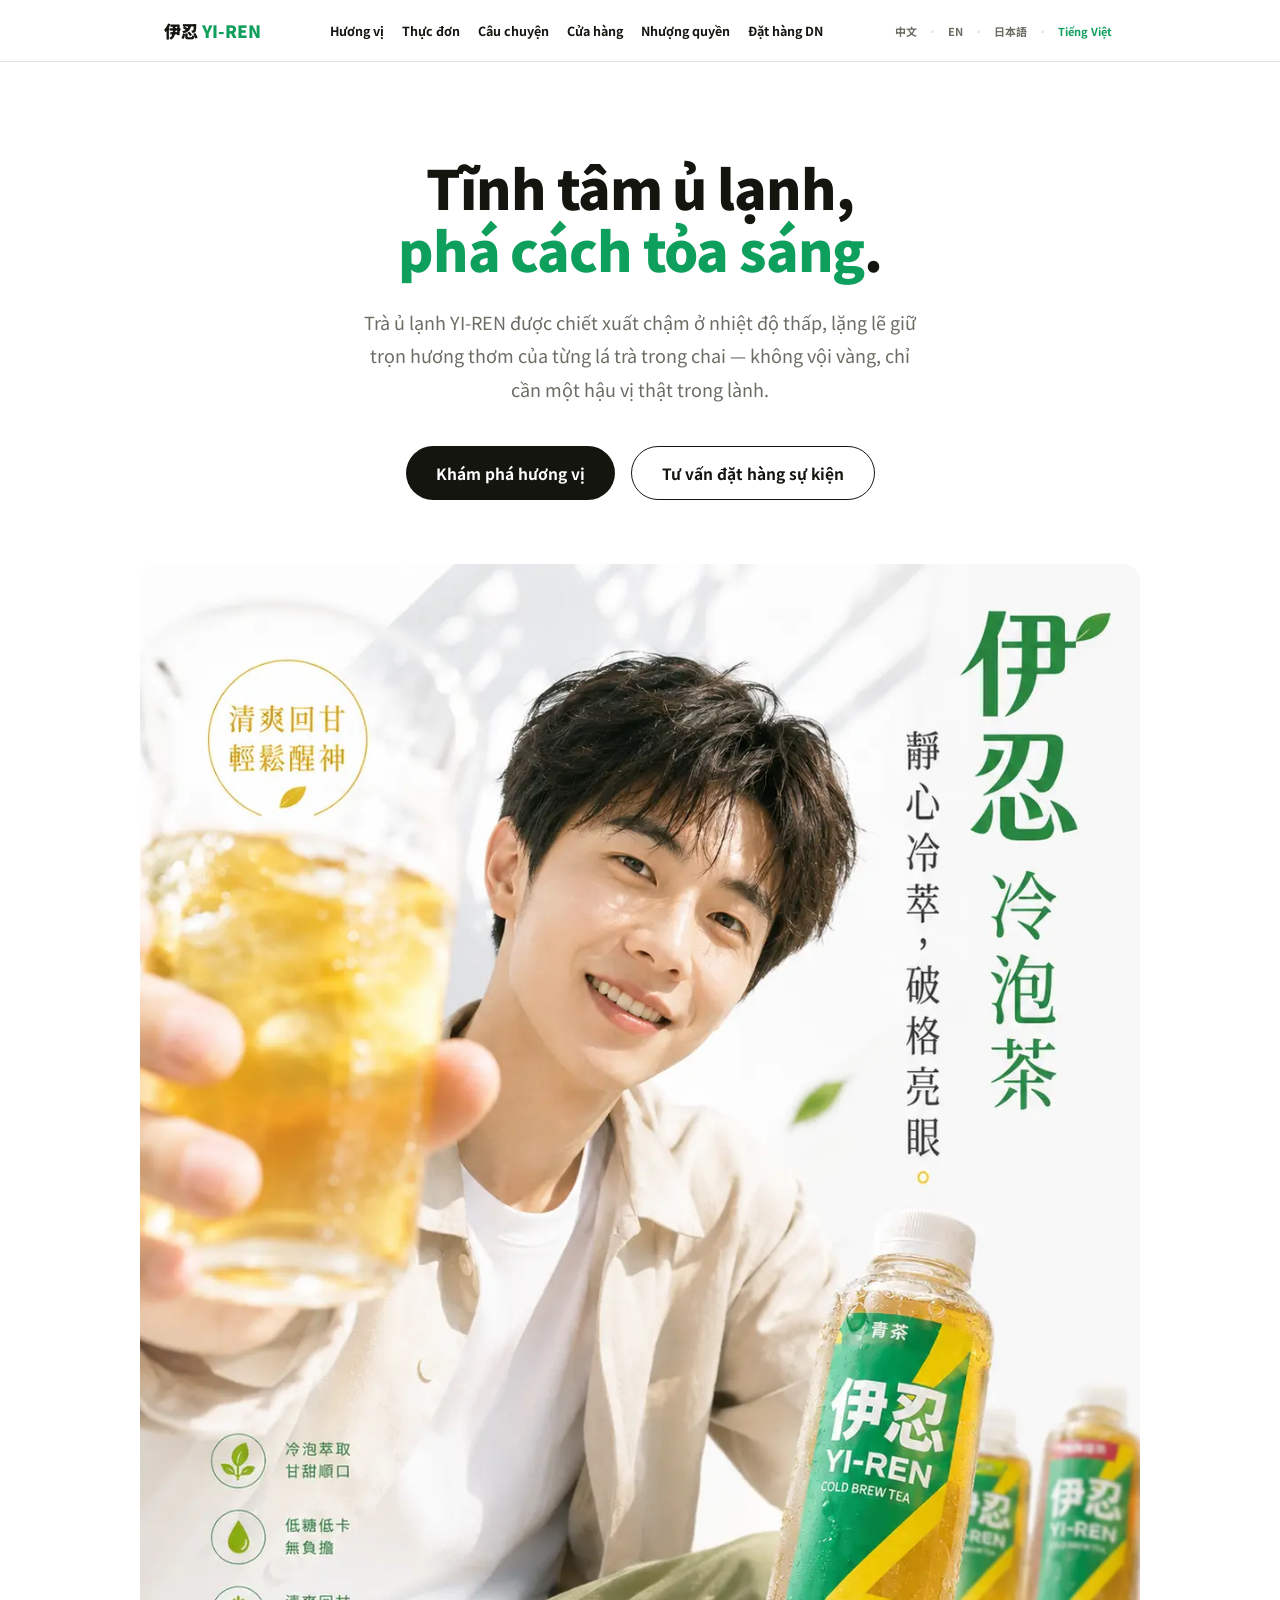
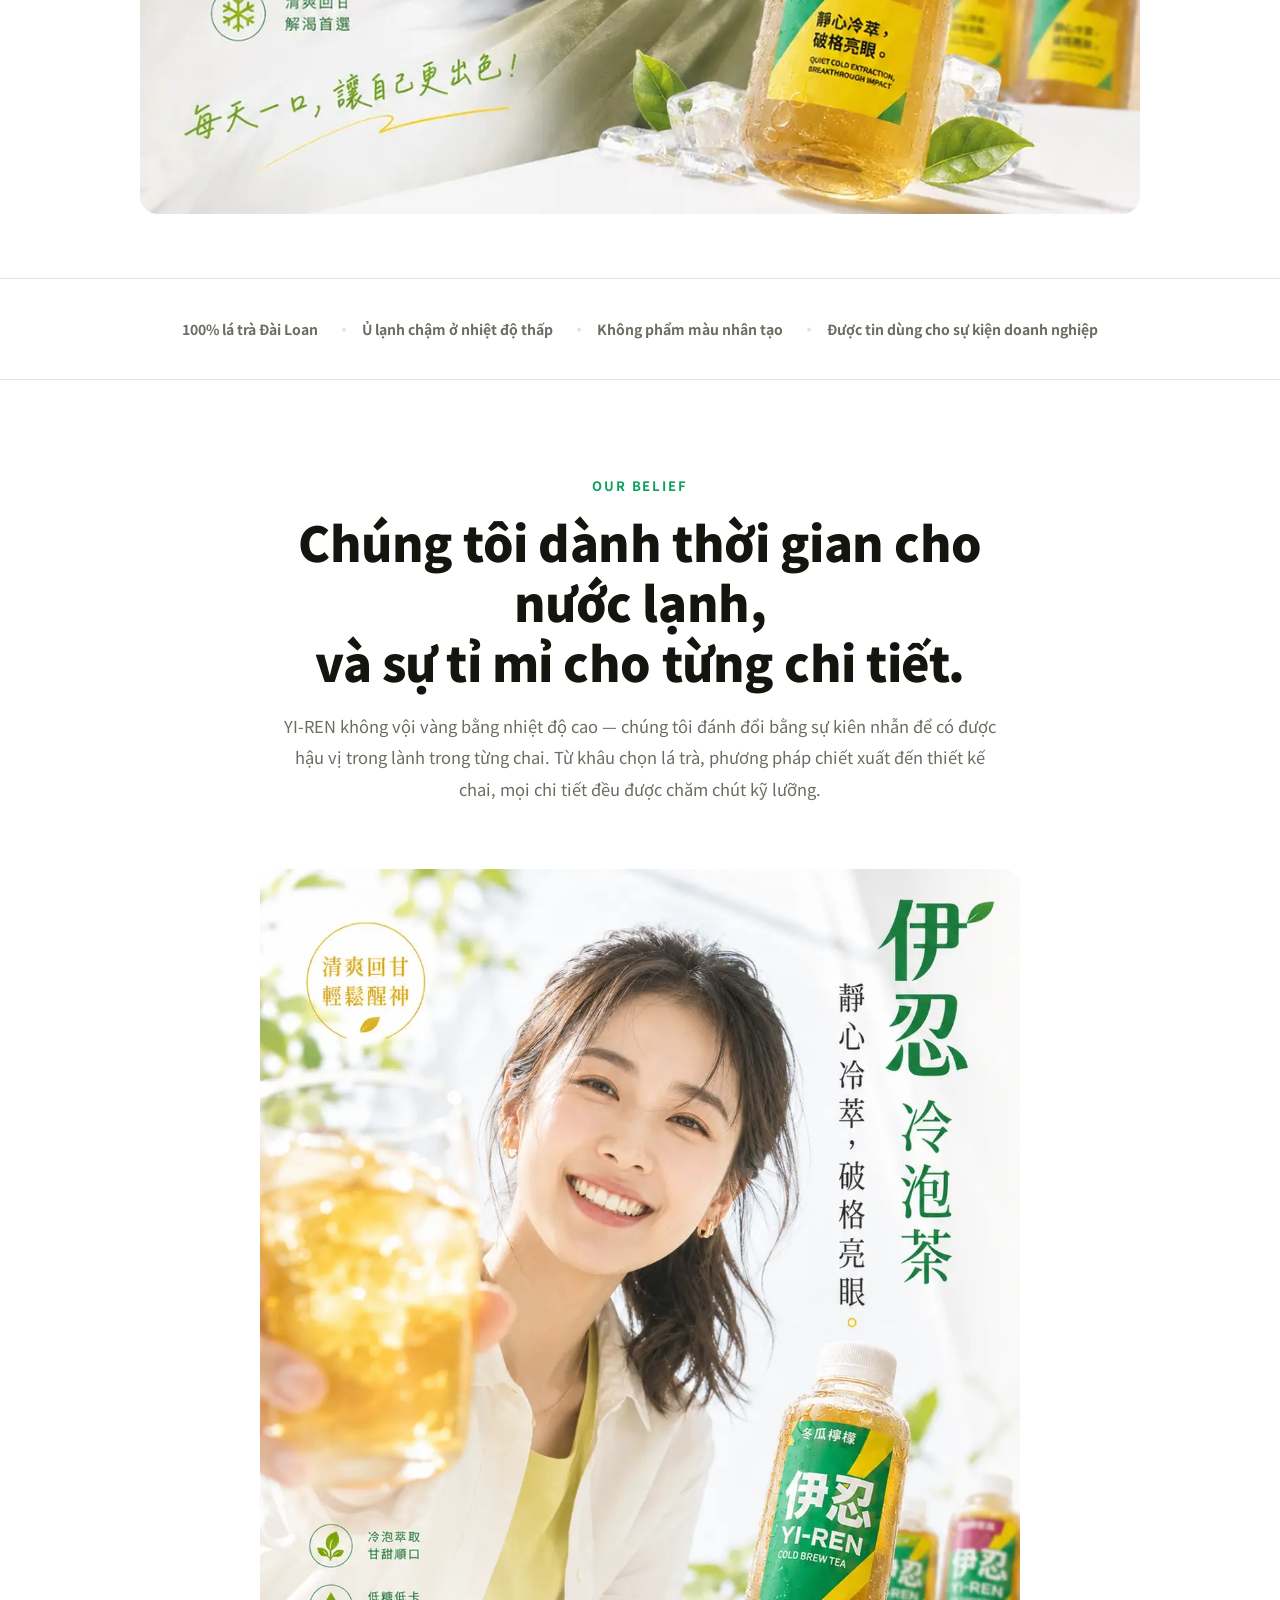
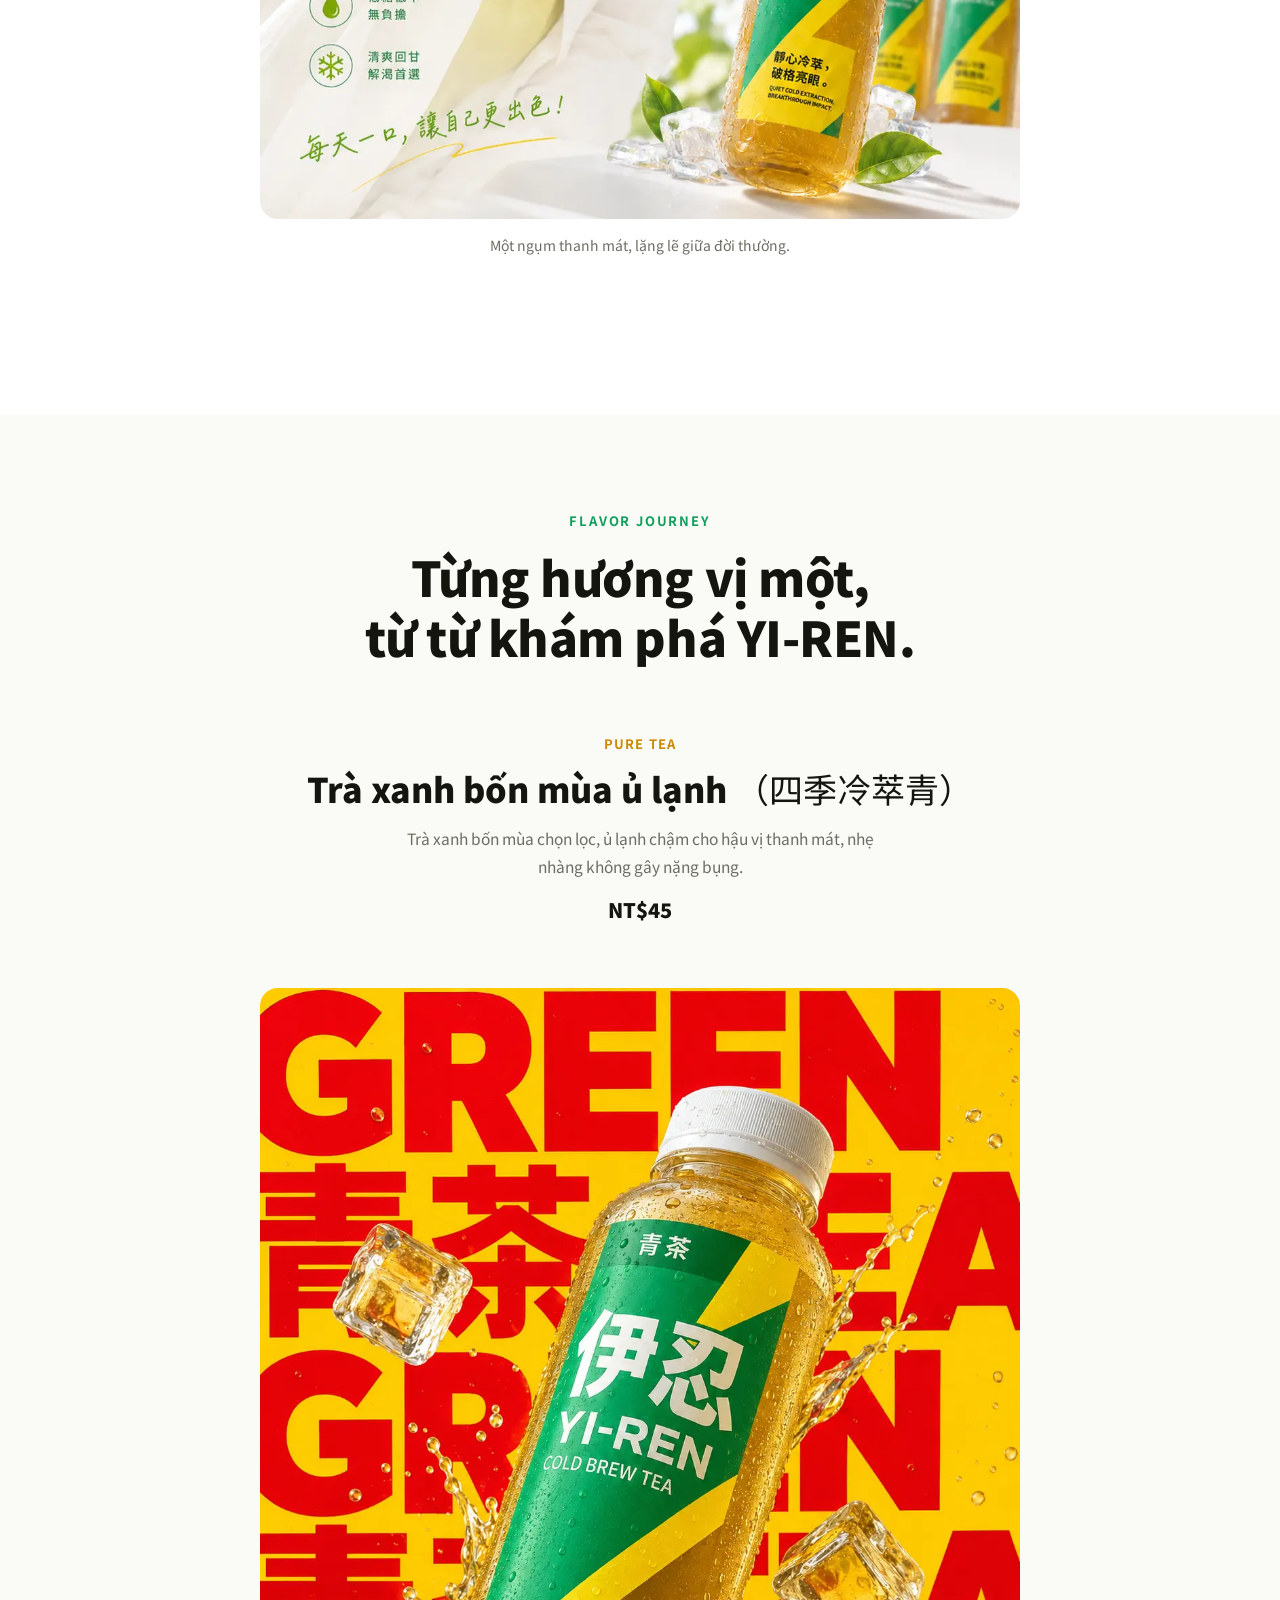
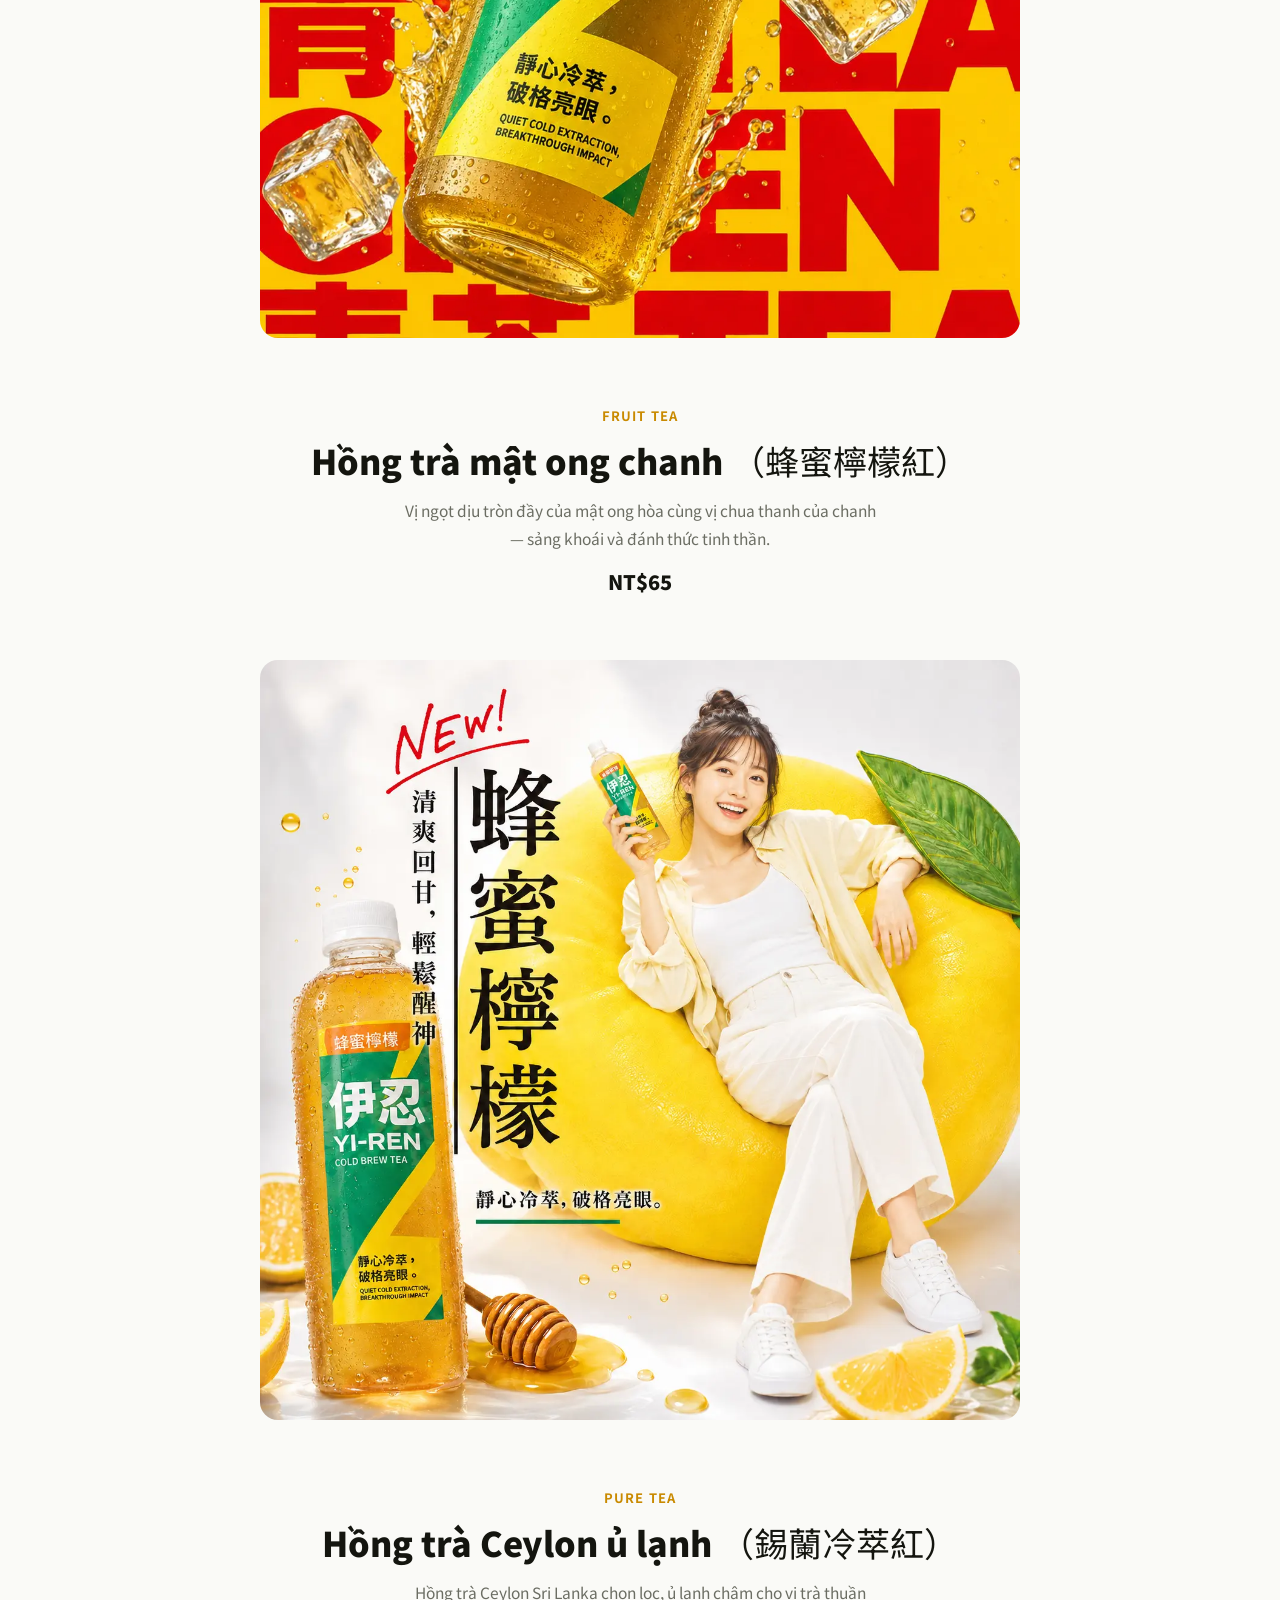
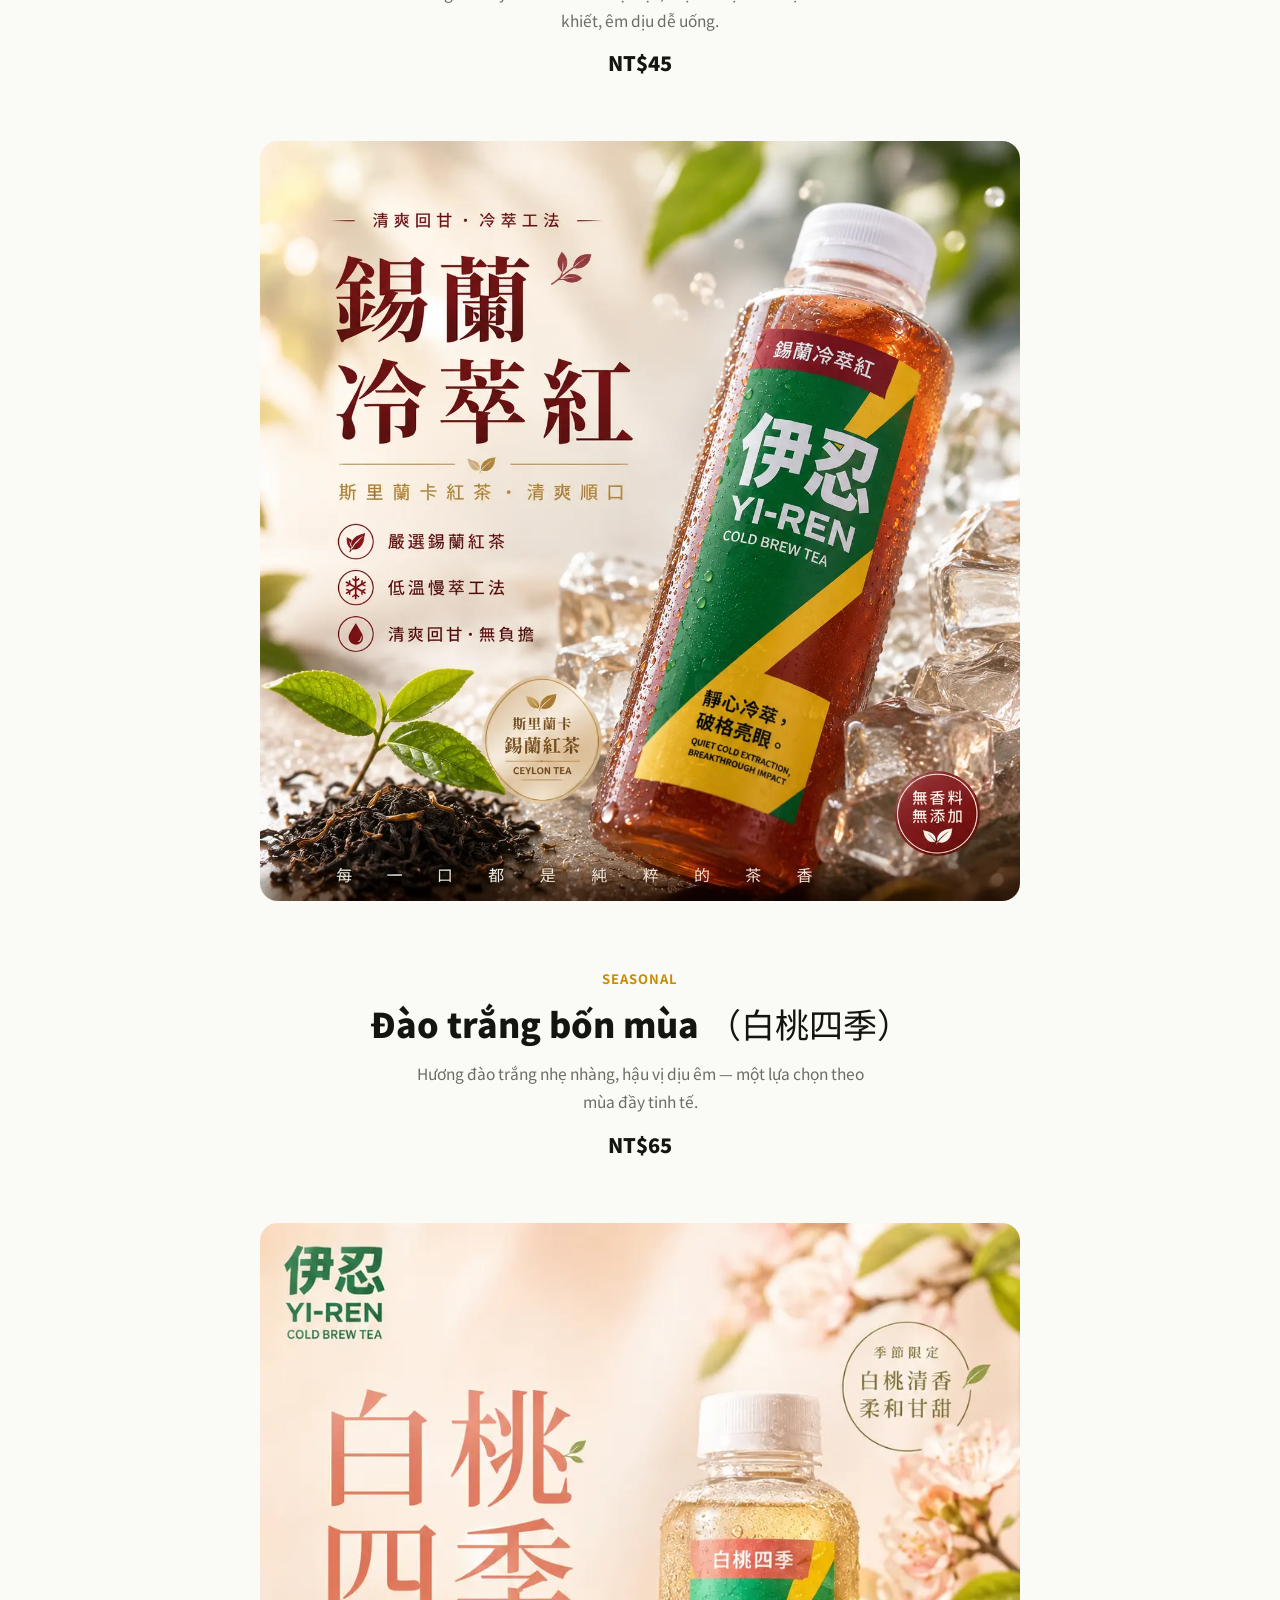
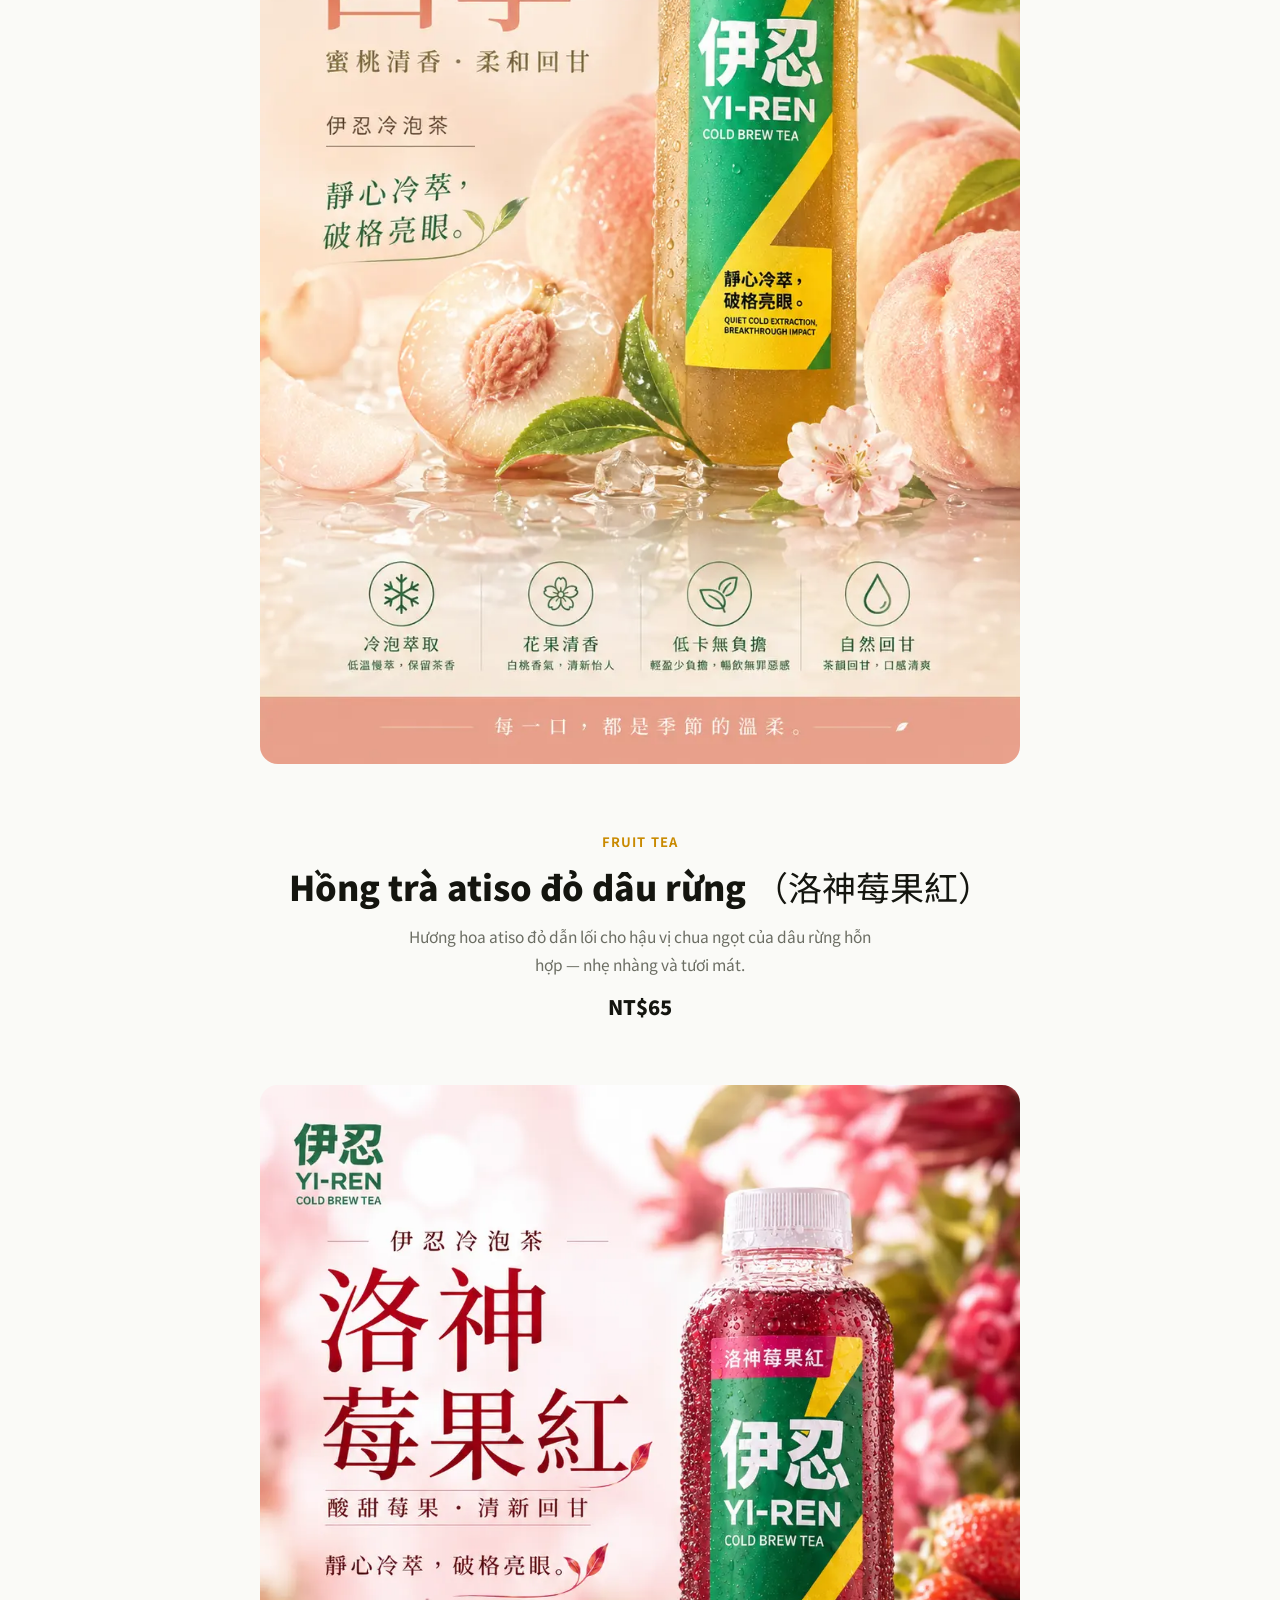
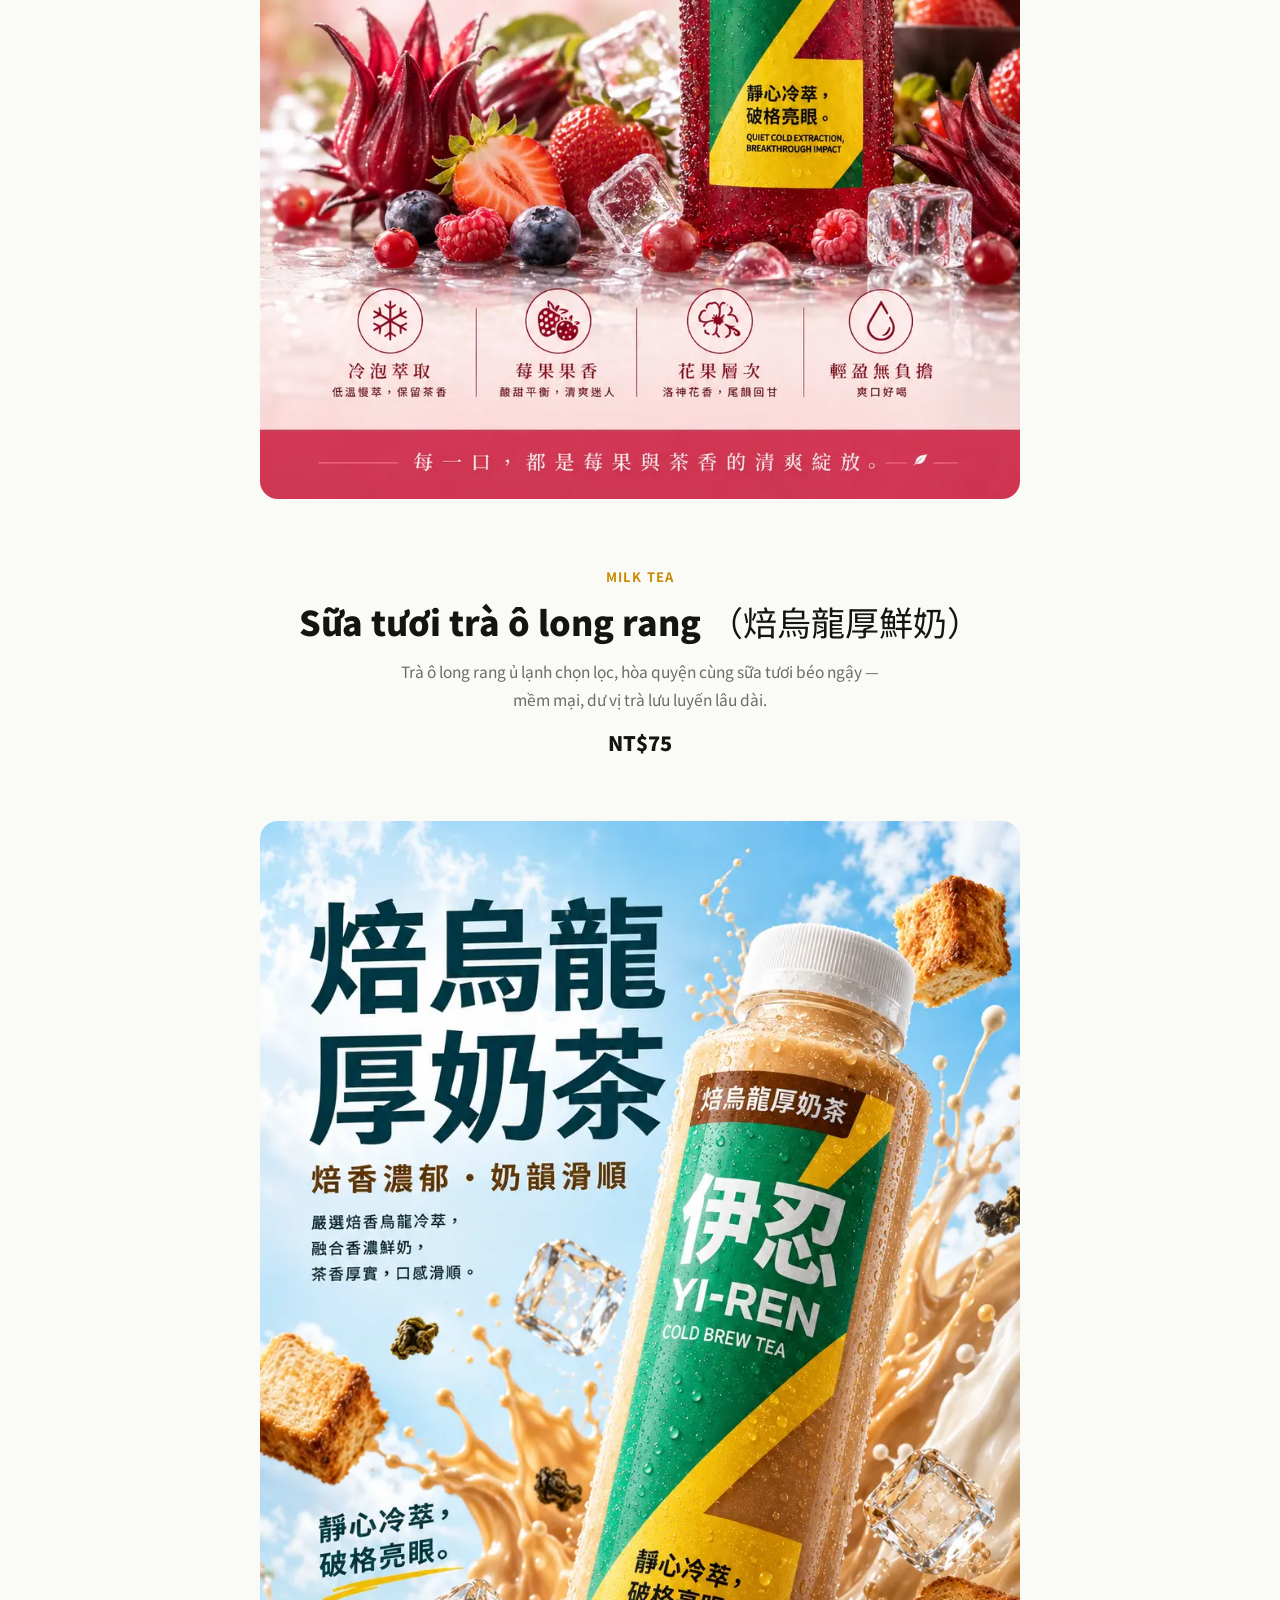
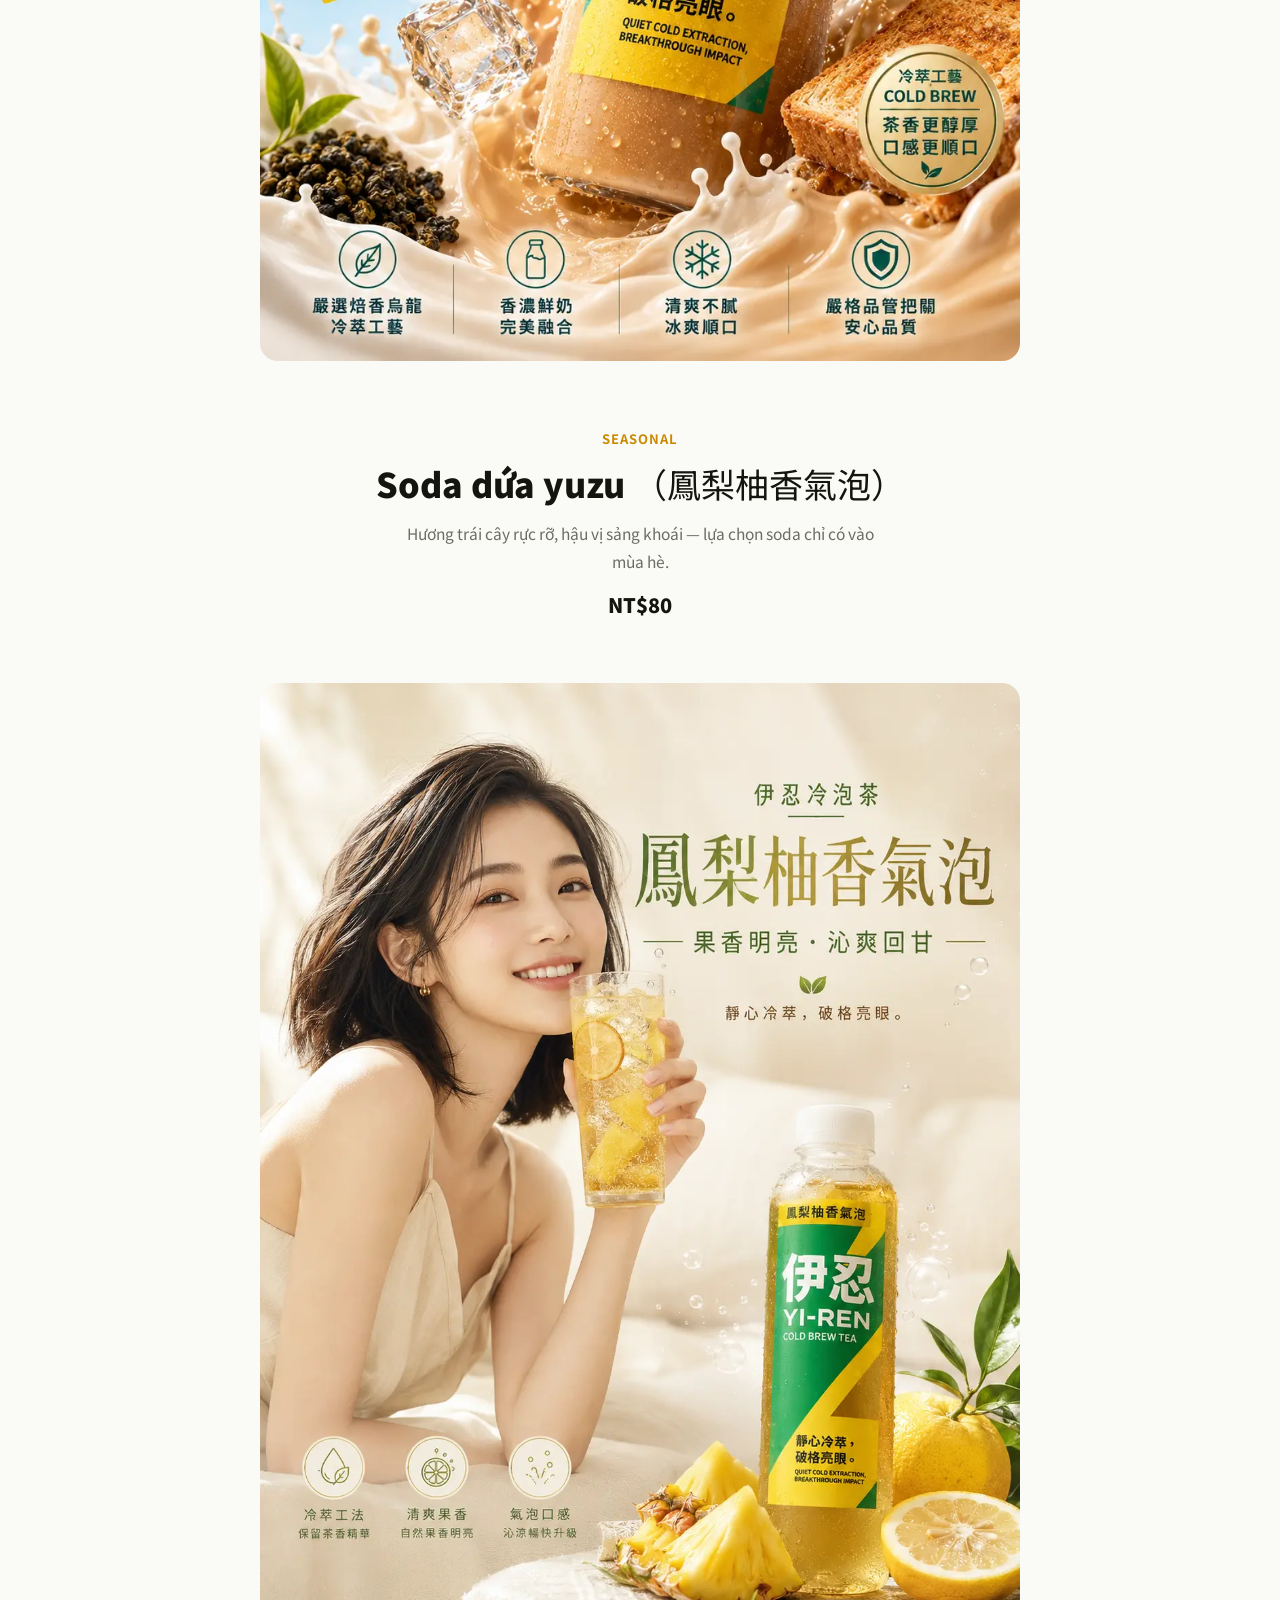
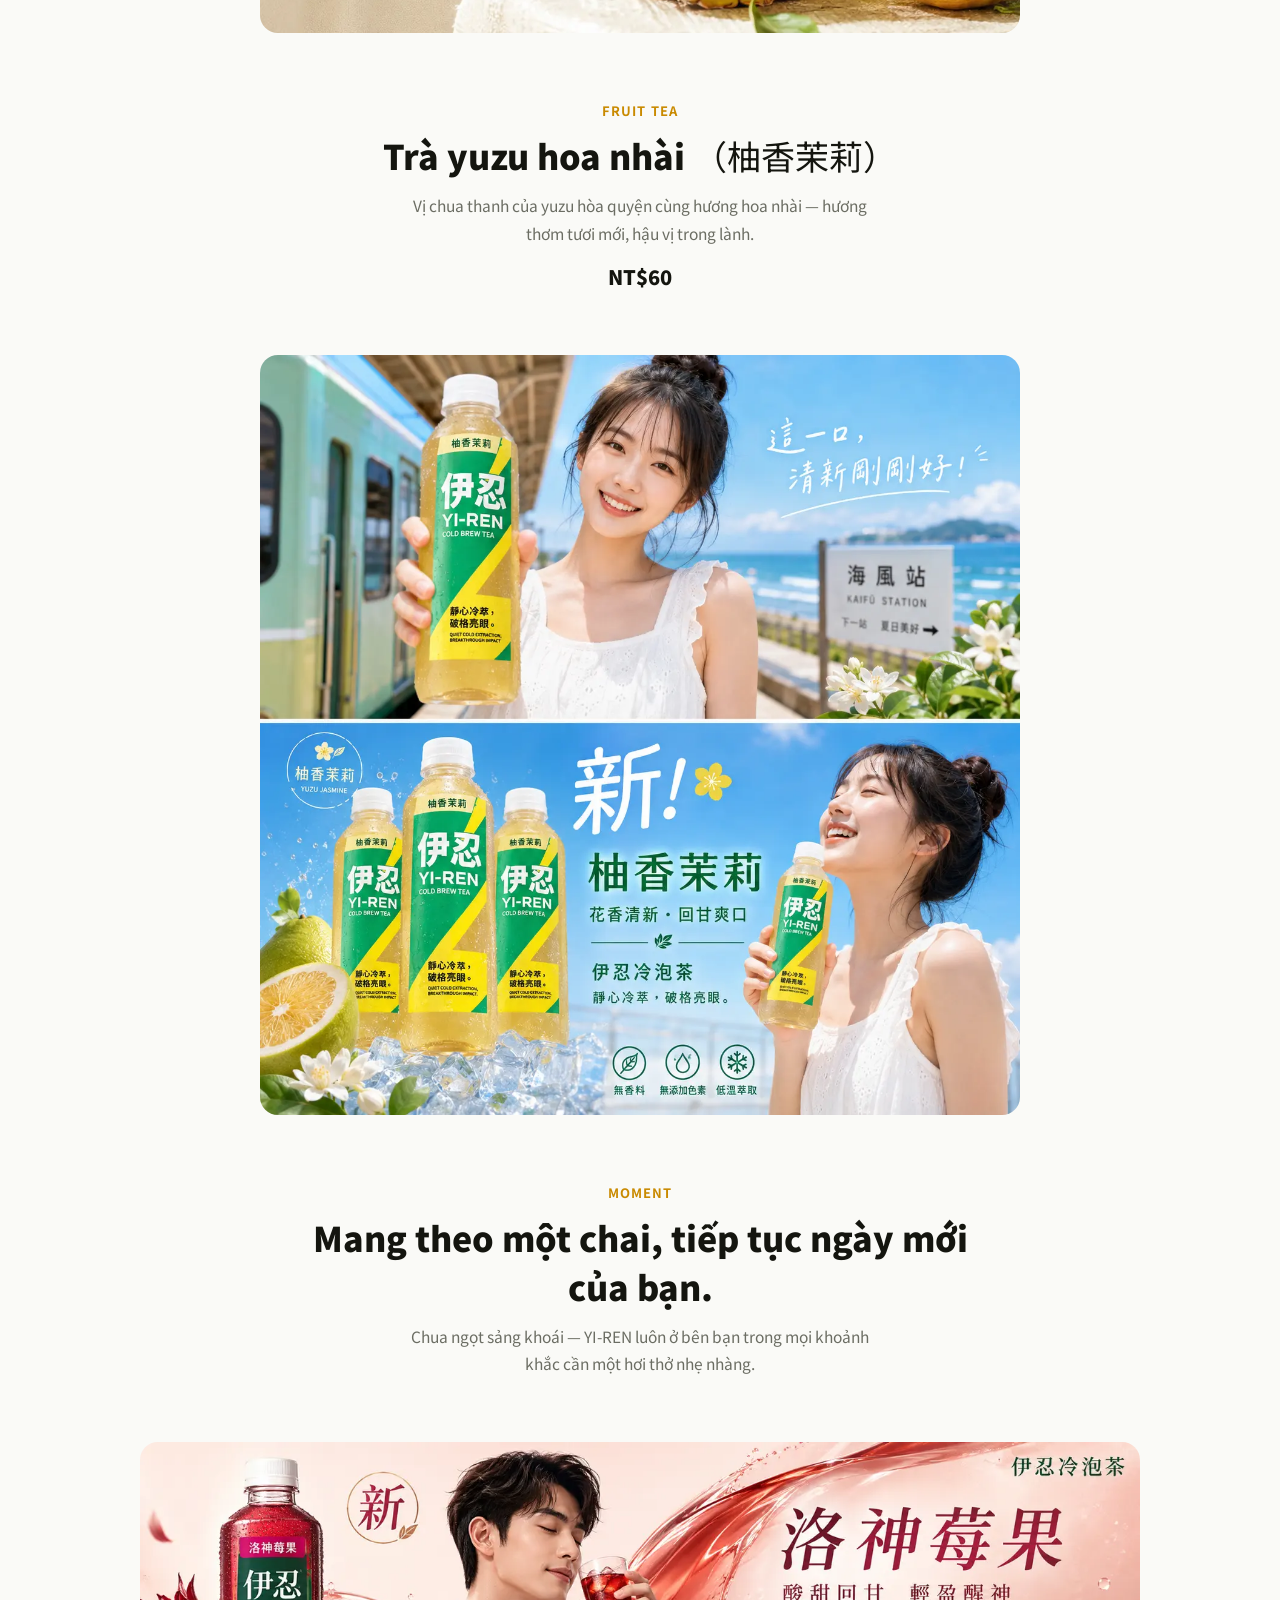
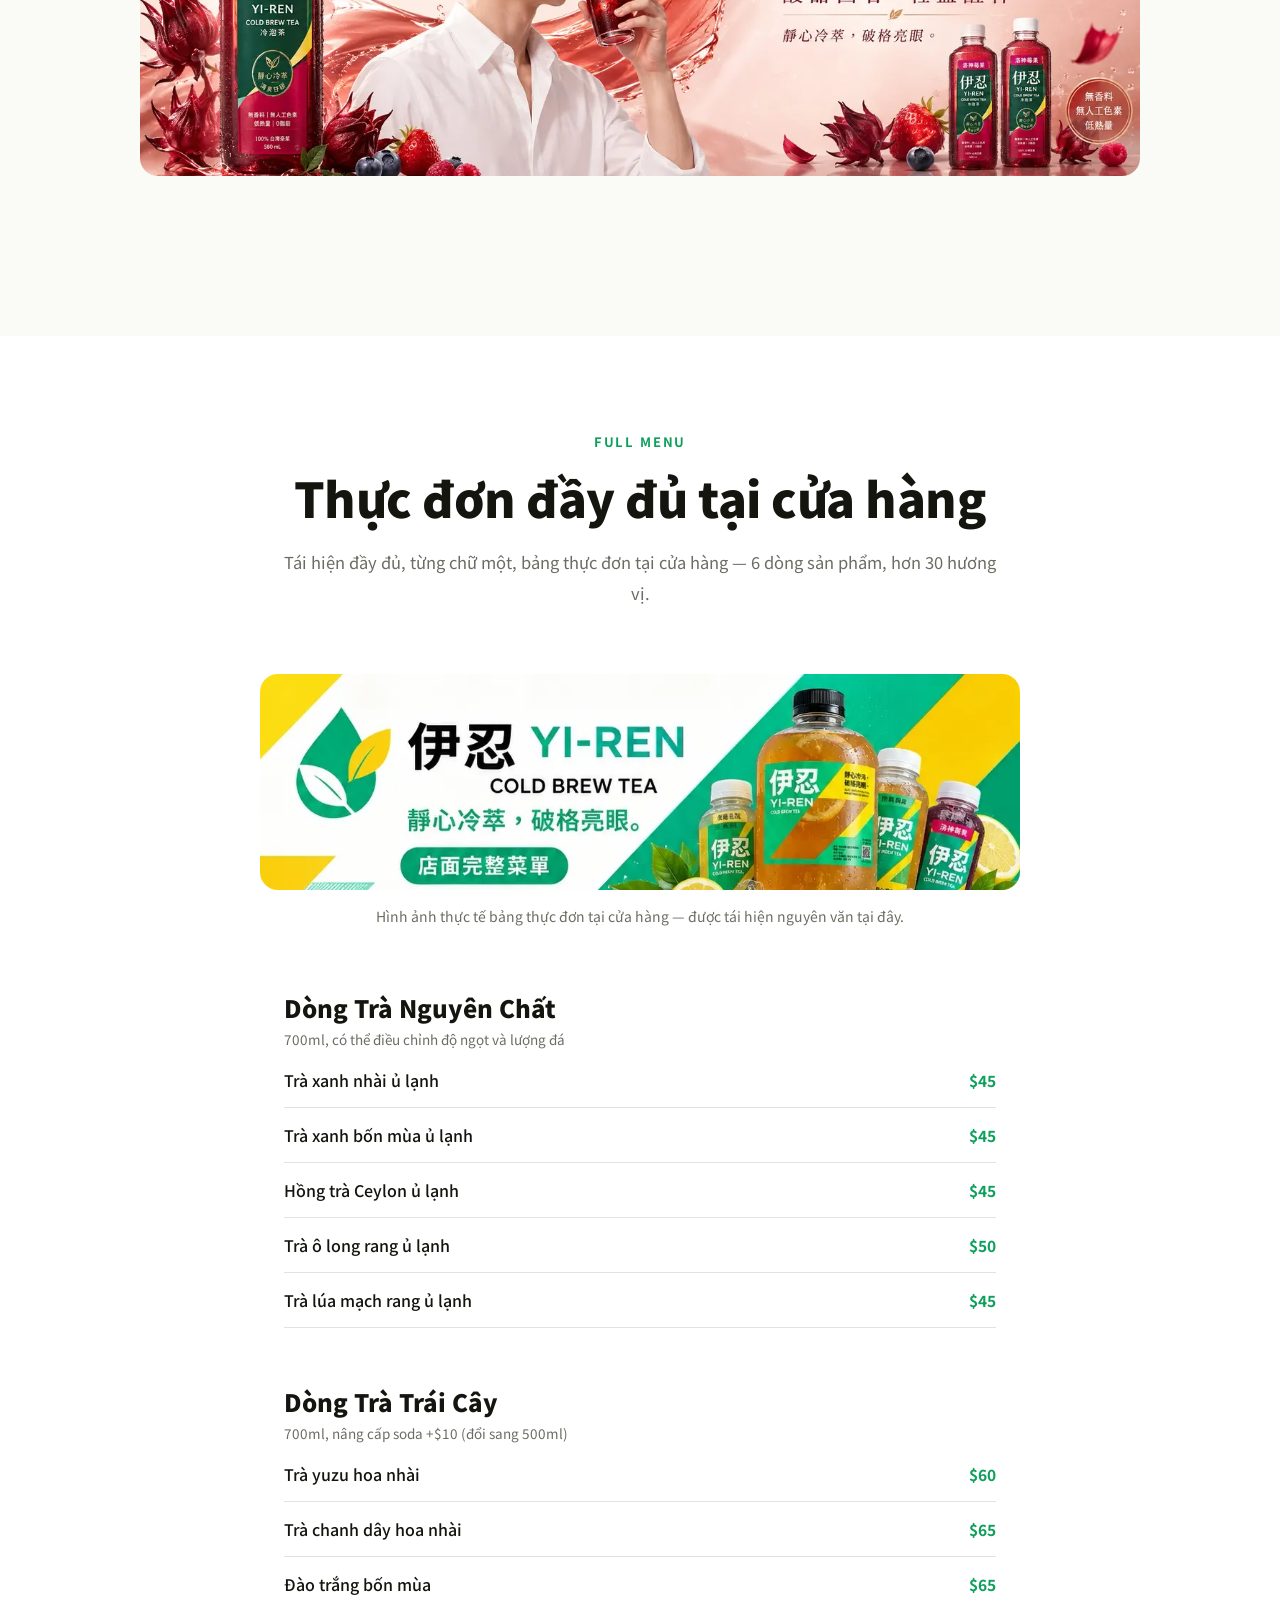
<file: vi/index.html>
<!DOCTYPE html>
<html lang="vi">
<head>
<meta charset="UTF-8">
<meta name="viewport" content="width=device-width, initial-scale=1.0">
<title>伊忍 YI-REN COLD BREW TEA｜Tĩnh tâm ủ lạnh, phá cách tỏa sáng.</title>
<meta name="description" content="Trà ủ lạnh YI-REN: chiết xuất chậm ở nhiệt độ thấp, đầy đủ thực đơn cửa hàng, câu chuyện thương hiệu và dịch vụ đặt hàng doanh nghiệp. Tĩnh tâm ủ lạnh, phá cách tỏa sáng.">
<meta property="og:title" content="伊忍 YI-REN COLD BREW TEA｜Tĩnh tâm ủ lạnh, phá cách tỏa sáng.">
<meta property="og:description" content="Trà ủ lạnh chiết xuất chậm ở nhiệt độ thấp. Đầy đủ thực đơn cửa hàng, câu chuyện thương hiệu, đặt hàng cho sự kiện doanh nghiệp.">
<meta property="og:type" content="website">
<meta property="og:image" content="../images/hero-male-qingcha.webp">
<link rel="icon" href="data:image/svg+xml,%3Csvg xmlns='http://www.w3.org/2000/svg' viewBox='0 0 100 100'%3E%3Ccircle cx='50' cy='50' r='48' fill='%230E9F5C'/%3E%3C/svg%3E">
<link rel="stylesheet" href="../css/style.css">
<style>
  /* Vietnamese labels run longer than the other languages — tighten nav
     spacing so the full nav fits on one line without wrapping. */
  .nav-links-4 { gap: 18px; font-size: 12.5px; }
  .lang-switch { gap: 6px; font-size: 11px; }
  .brand-4 { font-size: 17px; }
</style>
</head>
<body>

<!-- ============ NAV ============ -->
<nav class="site-nav">
  <div class="nav-inner">
    <a href="#top" class="brand-4">伊忍 <span>YI-REN</span></a>
    <ul class="nav-links-4">
      <li><a href="#flavors">Hương vị</a></li>
      <li><a href="#menu">Thực đơn</a></li>
      <li><a href="#story">Câu chuyện</a></li>
      <li><a href="#store">Cửa hàng</a></li>
      <li><a href="#franchise">Nhượng quyền</a></li>
      <li><a href="#b2b">Đặt hàng DN</a></li>
    </ul>
    <div class="lang-switch">
      <a href="../index.html">中文</a><span class="sep">·</span>
      <a href="../en/index.html">EN</a><span class="sep">·</span>
      <a href="../ja/index.html">日本語</a><span class="sep">·</span>
      <a href="#" class="active">Tiếng Việt</a>
    </div>
    <button class="nav-toggle-4" aria-label="Mở menu" aria-expanded="false">
      <svg width="20" height="20" viewBox="0 0 24 24" fill="none" stroke="currentColor" stroke-width="2"><line x1="3" y1="7" x2="21" y2="7"/><line x1="3" y1="12" x2="21" y2="12"/><line x1="3" y1="17" x2="21" y2="17"/></svg>
    </button>
  </div>
  <div class="mobile-panel-4">
    <ul>
      <li><a href="#flavors">Hương vị</a></li>
      <li><a href="#menu">Thực đơn</a></li>
      <li><a href="#story">Câu chuyện</a></li>
      <li><a href="#store">Cửa hàng</a></li>
      <li><a href="#franchise">Nhượng quyền</a></li>
      <li><a href="#b2b" class="mobile-cta-4">Đặt hàng doanh nghiệp</a></li>
      <div class="lang-switch">
        <a href="../index.html">中文</a><span class="sep">·</span>
        <a href="../en/index.html">EN</a><span class="sep">·</span>
        <a href="../ja/index.html">日本語</a><span class="sep">·</span>
        <a href="#" class="active">Tiếng Việt</a>
      </div>
    </ul>
  </div>
</nav>

<main id="top">

  <!-- ============ HERO ============ -->
  <section class="hero-4">
    <div class="col reveal-4">
      <h1 class="hero-4-title" style="font-size:clamp(30px, 5vw, 54px);">Tĩnh tâm ủ lạnh,<br><span class="hl">phá cách tỏa sáng</span>.</h1>
      <p class="hero-4-sub">Trà ủ lạnh YI-REN được chiết xuất chậm ở nhiệt độ thấp, lặng lẽ giữ trọn hương thơm của từng lá trà trong chai — không vội vàng, chỉ cần một hậu vị thật trong lành.</p>
      <div class="hero-4-actions">
        <a href="#flavors" class="btn btn-dark">Khám phá hương vị</a>
        <a href="#b2b" class="btn btn-line">Tư vấn đặt hàng sự kiện</a>
      </div>
    </div>

    <div class="photo-block full reveal-4">
      <img src="../images/hero-male-qingcha.webp" alt="Trà ủ lạnh YI-REN — Tĩnh tâm ủ lạnh, phá cách tỏa sáng" width="1120" height="1400">
    </div>
  </section>

  <!-- ============ STAT LINE ============ -->
  <div class="stat-line">
    <ul>
      <li>100% lá trà Đài Loan</li>
      <li>Ủ lạnh chậm ở nhiệt độ thấp</li>
      <li>Không phẩm màu nhân tạo</li>
      <li>Được tin dùng cho sự kiện doanh nghiệp</li>
    </ul>
  </div>

  <!-- ============ INTRO ============ -->
  <section class="section">
    <div class="col reveal-4" style="text-align:center;">
      <span class="eyebrow">Our Belief</span>
      <h2 class="section-title">Chúng tôi dành thời gian cho nước lạnh,<br>và sự tỉ mỉ cho từng chi tiết.</h2>
      <p class="section-body">YI-REN không vội vàng bằng nhiệt độ cao — chúng tôi đánh đổi bằng sự kiên nhẫn để có được hậu vị trong lành trong từng chai. Từ khâu chọn lá trà, phương pháp chiết xuất đến thiết kế chai, mọi chi tiết đều được chăm chút kỹ lưỡng.</p>
    </div>

    <div class="photo-block contained reveal-4">
      <img src="../images/hero-lifestyle-honey.webp" alt="Trà ủ lạnh YI-REN, một ngụm thanh mát mỗi ngày" width="1120" height="1400">
      <p class="cap">Một ngụm thanh mát, lặng lẽ giữa đời thường.</p>
    </div>
  </section>

  <!-- ============ FLAVOR JOURNEY ============ -->
  <section id="flavors" class="section" style="background:#FAFAF7;">
    <div class="col reveal-4" style="text-align:center; margin-bottom:8px;">
      <span class="eyebrow">Flavor Journey</span>
      <h2 class="section-title">Từng hương vị một,<br>từ từ khám phá YI-REN.</h2>
    </div>

    <div class="flavor-entry reveal-4" style="margin-top:64px;">
      <span class="tag">Pure Tea</span>
      <h3>Trà xanh bốn mùa ủ lạnh <span style="font-weight:400;">（四季冷萃青）</span></h3>
      <p>Trà xanh bốn mùa chọn lọc, ủ lạnh chậm cho hậu vị thanh mát, nhẹ nhàng không gây nặng bụng.</p>
      <span class="price">NT$45</span>
    </div>
    <div class="photo-block contained reveal-4">
      <img src="../images/flavor-qingcha-green.webp" alt="YI-REN Trà xanh bốn mùa ủ lạnh" width="1120" height="1400">
    </div>

    <div class="flavor-entry reveal-4">
      <span class="tag">Fruit Tea</span>
      <h3>Hồng trà mật ong chanh <span style="font-weight:400;">（蜂蜜檸檬紅）</span></h3>
      <p>Vị ngọt dịu tròn đầy của mật ong hòa cùng vị chua thanh của chanh — sảng khoái và đánh thức tinh thần.</p>
      <span class="price">NT$65</span>
    </div>
    <div class="photo-block contained reveal-4">
      <img src="../images/flavor-honey-lemon.webp" alt="YI-REN Hồng trà mật ong chanh" width="1254" height="1254">
    </div>

    <div class="flavor-entry reveal-4">
      <span class="tag">Pure Tea</span>
      <h3>Hồng trà Ceylon ủ lạnh <span style="font-weight:400;">（錫蘭冷萃紅）</span></h3>
      <p>Hồng trà Ceylon Sri Lanka chọn lọc, ủ lạnh chậm cho vị trà thuần khiết, êm dịu dễ uống.</p>
      <span class="price">NT$45</span>
    </div>
    <div class="photo-block contained reveal-4">
      <img src="../images/flavor-ceylon-red.webp" alt="YI-REN Hồng trà Ceylon ủ lạnh" width="1254" height="1254">
    </div>

    <div class="flavor-entry reveal-4">
      <span class="tag">Seasonal</span>
      <h3>Đào trắng bốn mùa <span style="font-weight:400;">（白桃四季）</span></h3>
      <p>Hương đào trắng nhẹ nhàng, hậu vị dịu êm — một lựa chọn theo mùa đầy tinh tế.</p>
      <span class="price">NT$65</span>
    </div>
    <div class="photo-block contained reveal-4">
      <img src="../images/flavor-white-peach.webp" alt="YI-REN Đào trắng bốn mùa" width="933" height="1400">
    </div>

    <div class="flavor-entry reveal-4">
      <span class="tag">Fruit Tea</span>
      <h3>Hồng trà atiso đỏ dâu rừng <span style="font-weight:400;">（洛神莓果紅）</span></h3>
      <p>Hương hoa atiso đỏ dẫn lối cho hậu vị chua ngọt của dâu rừng hỗn hợp — nhẹ nhàng và tươi mát.</p>
      <span class="price">NT$65</span>
    </div>
    <div class="photo-block contained reveal-4">
      <img src="../images/flavor-hibiscus-berry.webp" alt="YI-REN Hồng trà atiso đỏ dâu rừng" width="1050" height="1400">
    </div>

    <div class="flavor-entry reveal-4">
      <span class="tag">Milk Tea</span>
      <h3>Sữa tươi trà ô long rang <span style="font-weight:400;">（焙烏龍厚鮮奶）</span></h3>
      <p>Trà ô long rang ủ lạnh chọn lọc, hòa quyện cùng sữa tươi béo ngậy — mềm mại, dư vị trà lưu luyến lâu dài.</p>
      <span class="price">NT$75</span>
    </div>
    <div class="photo-block contained reveal-4">
      <img src="../images/flavor-oolong-milktea.webp" alt="YI-REN Sữa tươi trà ô long rang" width="933" height="1400">
    </div>

    <div class="flavor-entry reveal-4">
      <span class="tag">Seasonal</span>
      <h3>Soda dứa yuzu <span style="font-weight:400;">（鳳梨柚香氣泡）</span></h3>
      <p>Hương trái cây rực rỡ, hậu vị sảng khoái — lựa chọn soda chỉ có vào mùa hè.</p>
      <span class="price">NT$80</span>
    </div>
    <div class="photo-block contained reveal-4">
      <img src="../images/flavor-pineapple-yuzu.webp" alt="YI-REN Soda dứa yuzu" width="1120" height="1400">
    </div>

    <div class="flavor-entry reveal-4">
      <span class="tag">Fruit Tea</span>
      <h3>Trà yuzu hoa nhài <span style="font-weight:400;">（柚香茉莉）</span></h3>
      <p>Vị chua thanh của yuzu hòa quyện cùng hương hoa nhài — hương thơm tươi mới, hậu vị trong lành.</p>
      <span class="price">NT$60</span>
    </div>
    <div class="photo-block contained reveal-4">
      <img src="../images/promo-yuzu-jasmine-lifestyle.webp" alt="YI-REN Trà yuzu hoa nhài, ga tàu ven biển" width="1254" height="1254">
    </div>

    <div class="flavor-entry reveal-4">
      <span class="tag">Moment</span>
      <h3>Mang theo một chai, tiếp tục ngày mới của bạn.</h3>
      <p>Chua ngọt sảng khoái — YI-REN luôn ở bên bạn trong mọi khoảnh khắc cần một hơi thở nhẹ nhàng.</p>
    </div>
    <div class="photo-block full reveal-4">
      <img src="../images/promo-hibiscus-lifestyle.webp" alt="YI-REN Atiso đỏ dâu rừng, chua ngọt sảng khoái" width="1400" height="467">
    </div>
  </section>

  <!-- ============ MENU ============ -->
  <section id="menu" class="section">
    <div class="col reveal-4" style="text-align:center;">
      <span class="eyebrow">Full Menu</span>
      <h2 class="section-title">Thực đơn đầy đủ tại cửa hàng</h2>
      <p class="section-body">Tái hiện đầy đủ, từng chữ một, bảng thực đơn tại cửa hàng — 6 dòng sản phẩm, hơn 30 hương vị.</p>
    </div>

    <div class="photo-block contained reveal-4">
      <img src="../images/menu-header-strip.webp" alt="Bảng thực đơn tại cửa hàng YI-REN" width="1055" height="300">
      <p class="cap">Hình ảnh thực tế bảng thực đơn tại cửa hàng — được tái hiện nguyên văn tại đây.</p>
    </div>

    <div class="col reveal-4" style="margin-top:60px;">

      <div class="menu-cat-4">
        <div class="menu-cat-4-head"><h3>Dòng Trà Nguyên Chất</h3><span class="meta">700ml, có thể điều chỉnh độ ngọt và lượng đá</span></div>
        <div class="menu-row-4"><span class="name">Trà xanh nhài ủ lạnh</span><span class="price">$45</span></div>
        <div class="menu-row-4"><span class="name">Trà xanh bốn mùa ủ lạnh</span><span class="price">$45</span></div>
        <div class="menu-row-4"><span class="name">Hồng trà Ceylon ủ lạnh</span><span class="price">$45</span></div>
        <div class="menu-row-4"><span class="name">Trà ô long rang ủ lạnh</span><span class="price">$50</span></div>
        <div class="menu-row-4"><span class="name">Trà lúa mạch rang ủ lạnh</span><span class="price">$45</span></div>
      </div>

      <div class="menu-cat-4">
        <div class="menu-cat-4-head"><h3>Dòng Trà Trái Cây</h3><span class="meta">700ml, nâng cấp soda +$10 (đổi sang 500ml)</span></div>
        <div class="menu-row-4"><span class="name">Trà yuzu hoa nhài</span><span class="price">$60</span></div>
        <div class="menu-row-4"><span class="name">Trà chanh dây hoa nhài</span><span class="price">$65</span></div>
        <div class="menu-row-4"><span class="name">Đào trắng bốn mùa</span><span class="price">$65</span></div>
        <div class="menu-row-4"><span class="name">Mận xanh bốn mùa</span><span class="price">$60</span></div>
        <div class="menu-row-4"><span class="name">Hồng trà mật ong chanh</span><span class="price">$65</span></div>
        <div class="menu-row-4"><span class="name">Hồng trà atiso đỏ dâu rừng</span><span class="price">$65</span></div>
      </div>

      <div class="menu-cat-4">
        <div class="menu-cat-4-head"><h3>Dòng Đặc Chế Signature</h3><span class="meta">500ml, dòng chủ lực của cửa hàng</span></div>
        <div class="menu-row-4"><span class="name"><span class="star">★</span>YI-REN Yuzu Glow</span><span class="price">$80</span></div>
        <div class="menu-row-4"><span class="name"><span class="star">★</span>Mận xanh phá cách</span><span class="price">$80</span></div>
        <div class="menu-row-4"><span class="name"><span class="star">★</span>Đào trắng mây xanh</span><span class="price">$80</span></div>
        <div class="menu-row-4"><span class="name">Atiso đỏ hoàng hôn</span><span class="price">$75</span></div>
        <div class="menu-row-4"><span class="name">Chanh dây song vị xanh</span><span class="price">$75</span></div>
      </div>

      <div class="menu-cat-4">
        <div class="menu-cat-4-head"><h3>Dòng Sữa Tươi Trên Mây</h3><span class="meta">500ml, dùng sữa tươi, không dùng kem béo</span></div>
        <div class="menu-row-4"><span class="name">Sữa tươi trà Ceylon</span><span class="price">$70</span></div>
        <div class="menu-row-4"><span class="name">Sữa tươi trà ô long rang</span><span class="price">$75</span></div>
        <div class="menu-row-4"><span class="name">Sữa tươi trà xanh nhài</span><span class="price">$70</span></div>
        <div class="menu-row-4"><span class="name">Sữa tươi trà Ceylon Bạch Ngọc</span><span class="price">$80</span></div>
        <div class="menu-row-4"><span class="name">Hồng trà mây muối biển</span><span class="price">$70</span></div>
        <div class="menu-row-4"><span class="name">Ô long mây muối biển</span><span class="price">$75</span></div>
      </div>

      <div class="menu-cat-4">
        <div class="menu-cat-4-head"><h3>Lựa Chọn Không Caffeine</h3></div>
        <div class="menu-row-4"><span class="name">Trà lúa mạch rang ủ lạnh</span><span class="price">$45</span></div>
        <div class="menu-row-4"><span class="name">Soda mật ong chanh</span><span class="price">$65</span></div>
        <div class="menu-row-4"><span class="name">Soda atiso đỏ dâu rừng</span><span class="price">$70</span></div>
        <div class="menu-row-4"><span class="name">Soda đào trắng trân châu pha lê</span><span class="price">$75</span></div>
      </div>

      <div class="menu-cat-4" style="margin-bottom:0;">
        <div class="menu-cat-4-head"><h3>Phiên Bản Theo Mùa</h3></div>
        <div class="menu-row-4"><span class="name">Trà xanh ủ lạnh xoài chanh dây 〈Xuân/Hè〉</span><span class="price">$80</span></div>
        <div class="menu-row-4"><span class="name">Soda dứa yuzu 〈Xuân/Hè〉</span><span class="price">$80</span></div>
        <div class="menu-row-4"><span class="name">Sữa tươi mây dâu tây 〈Thu/Đông〉</span><span class="price">$90</span></div>
        <div class="menu-row-4"><span class="name">Ô long rang hoa quế 〈Thu/Đông〉</span><span class="price">$65</span></div>
      </div>

      <div class="menu-note-4">
        <p><strong>Topping thêm:</strong> Trân châu bạch ngọc +$10 · Thạch trà nhài +$10 · Thạch aiyu +$10 · Trân châu thạch rau câu +$10 · Kem muối biển +$15 · Nâng cấp soda +$10</p>
        <p style="margin-top:12px;"><strong>Độ ngọt／lượng đá:</strong> Với trà nguyên chất và sữa tươi, có thể điều chỉnh độ ngọt (không đường đến bình thường) và lượng đá (bình thường đến không đá); dòng trà trái cây và đặc chế điều chỉnh theo mức "thanh nhẹ" hoặc "tiêu chuẩn"; dòng soda có lượng đá cố định, nên thưởng thức ngay.</p>
      </div>

      <div class="rank-4">
        <h3>Top 8 Được Yêu Thích Nhất</h3>
        <ol>
          <li><span class="no">01</span>YI-REN Yuzu Glow</li>
          <li><span class="no">02</span>Mận xanh phá cách</li>
          <li><span class="no">03</span>Đào trắng mây xanh</li>
          <li><span class="no">04</span>Soda hồng trà atiso đỏ dâu rừng</li>
          <li><span class="no">05</span>Trà chanh dây hoa nhài ủ lạnh</li>
          <li><span class="no">06</span>Sữa tươi trà Ceylon Bạch Ngọc</li>
          <li><span class="no">07</span>Sữa tươi trà ô long rang</li>
          <li><span class="no">08</span>Trà lúa mạch rang ủ lạnh</li>
        </ol>
      </div>
    </div>
  </section>

  <!-- ============ BRAND STORY ============ -->
  <section id="story" class="section" style="background:#FAFAF7;">
    <div class="col reveal-4" style="text-align:center;">
      <span class="eyebrow">Brand Story</span>
      <h2 class="section-title">Đường chéo ấy —<br>ranh giới giữa sự chờ đợi và bứt phá.</h2>
      <p class="section-body">Đường chéo vàng-xanh trên mỗi chai không chỉ là trang trí. <strong>Màu xanh lá</strong> là sự chờ đợi lặng lẽ khi lá trà được ủ lạnh; <strong>màu vàng</strong> là vị ngọt trái cây tích lũy dưới ánh nắng mặt trời. Nơi hai sắc màu giao nhau chính là khoảnh khắc "tĩnh tâm" gặp gỡ "phá cách": một sự chờ đợi lặng lẽ, và rồi — chỉ trong một khoảnh khắc — hương trái cây bứt phá qua lớp trà, rực rỡ và không thể nhầm lẫn.</p>
      <p class="section-body">Đó cũng là ý nghĩa của chữ "忍" (Nhẫn) đối với chúng tôi — không phải là sự nhẫn nhịn, mà là sự tĩnh lặng và chuẩn xác của một ninja: biết chính xác khi nào nên chờ, khi nào nên hành động. YI-REN đã tính toán kỹ cả hai điều đó.</p>
    </div>

    <div class="photo-block full reveal-4">
      <img src="../images/brand-billboard.webp" alt="Tường hình ảnh thương hiệu YI-REN — Tĩnh tâm ủ lạnh, phá cách tỏa sáng" width="1400" height="1050">
    </div>
  </section>

  <!-- ============ CRAFT / PACKAGING ============ -->
  <section class="section">
    <div class="col reveal-4" style="text-align:center;">
      <span class="eyebrow">Craft &amp; Packaging</span>
      <h2 class="section-title">Kỹ nghệ &amp; Bao bì</h2>
      <p class="section-body">Từ nhãn chai đến vật phẩm tại cửa hàng, cùng một ngôn ngữ vàng-xanh nhất quán được thể hiện xuyên suốt.</p>
    </div>

    <div class="photo-block snug reveal-4">
      <img src="../images/pkg-label-detail.webp" alt="Nhãn chai YI-REN, mặt trước và mặt sau" width="320" height="310">
      <p class="cap">Nhãn chai — mặt trước chỉn chu về thiết kế, mặt sau minh bạch về thông tin.</p>
    </div>

    <div class="photo-block full reveal-4">
      <img src="../images/pkg-product-lineup.webp" alt="Toàn bộ dòng sản phẩm YI-REN" width="978" height="320">
      <p class="cap">Toàn bộ dòng sản phẩm, từ trà ủ lạnh đến chai gia đình 700ml.</p>
    </div>

    <div class="photo-block contained reveal-4">
      <img src="../images/pkg-team-apparel.webp" alt="Đồng phục, tạp dề và mũ nhân viên YI-REN" width="660" height="230">
      <p class="cap">Từ quầy pha chế đến góc phố — cùng một sắc xanh mà cả đội ngũ khoác lên mình.</p>
    </div>

    <div class="photo-block contained reveal-4">
      <img src="../images/pkg-takeaway-set.webp" alt="Ly mang đi và tem niêm phong YI-REN" width="590" height="195">
      <p class="cap">Ly mang đi và tem niêm phong — dù là mang đi cũng được chăm chút kỹ lưỡng.</p>
    </div>

    <div class="photo-block contained reveal-4">
      <img src="../images/pkg-merch-gifting.webp" alt="Quà tặng thương hiệu YI-REN: túi tote, bình giữ nhiệt, sổ tay, túi đựng" width="800" height="235">
      <p class="cap">Quà tặng thương hiệu — cũng là món quà tuyệt vời cho các sự kiện.</p>
    </div>
  </section>

  <!-- ============ STORE ============ -->
  <section id="store" class="section" style="background:#FAFAF7;">
    <div class="col reveal-4" style="text-align:center;">
      <span class="eyebrow">Store Experience</span>
      <h2 class="section-title">Tìm một chỗ ngồi,<br>và chậm lại một chút.</h2>
      <p class="section-body">Cửa kính hình học vàng-xanh cùng quầy mang đi giúp bất kỳ ai đi ngang qua cũng có thể mang theo một chai trà trong lành — không chỉ là một cửa hàng, mà còn là một điểm dừng nhỏ nơi góc phố.</p>
      <ul class="meta-list-4" style="display:inline-flex; flex-direction:column; text-align:left;">
        <li><span class="label">Địa điểm</span><span>Quận Trung Tây, Đài Nam (sắp khai trương — địa chỉ chi tiết sẽ được công bố trước ngày khai trương)</span></li>
        <li><span class="label">Giờ mở cửa</span><span>10:00–21:00, mở cửa mỗi ngày</span></li>
      </ul>
    </div>

    <div class="photo-block full reveal-4">
      <img src="../images/store-storefront.webp" alt="Cửa hàng thực tế YI-REN" width="1400" height="1050">
    </div>
  </section>

  <!-- ============ FRANCHISE ============ -->
  <section id="franchise" class="section" style="background:#FAFAF7;">
    <div class="col reveal-4" style="text-align:center;">
      <span class="eyebrow">Franchise</span>
      <h2 class="section-title">Cùng chúng tôi,<br>đưa YI-REN đến nhiều góc phố hơn.</h2>
      <p class="section-body">Toàn bộ hệ thống thương hiệu của chúng tôi — bao bì, quy trình vận hành chuẩn (SOP), website và dịch vụ đặt hàng doanh nghiệp — đã sẵn sàng. Nếu bạn đồng cảm với tinh thần "Tĩnh tâm ủ lạnh, phá cách tỏa sáng" và muốn mở một cửa hàng YI-REN tại thành phố của mình, hãy kết bạn LINE với chúng tôi để cùng trao đổi.</p>
    </div>

    <div class="col reveal-4" style="margin-top:48px;">
      <div class="menu-cat-4">
        <div class="menu-cat-4-head"><h3>Dự Toán Đầu Tư (Ví dụ)</h3><span class="meta">Số tiền thực tế thay đổi tùy theo diện tích và vị trí cửa hàng; con số chính thức căn cứ theo Bản Công Bố Thông Tin Nhượng Quyền cung cấp trước khi ký hợp đồng.</span></div>
        <div class="menu-row-4"><span class="name">Phí nhượng quyền</span><span class="price">NT$150,000</span></div>
        <div class="menu-row-4"><span class="name">Tiền đặt cọc (hoàn lại được)</span><span class="price">NT$80,000</span></div>
        <div class="menu-row-4"><span class="name">Nội thất + Thiết bị + Chuẩn bị khai trương</span><span class="price">khoảng NT$1,345,000</span></div>
        <div class="menu-row-4"><span class="name">Phí bản quyền</span><span class="price">3% doanh thu hàng tháng</span></div>
        <div class="menu-row-4"><span class="name">Phí đóng góp marketing</span><span class="price">NT$3,000／tháng</span></div>
      </div>
    </div>

    <div class="col reveal-4">
      <p class="section-body" style="text-align:center;">Ước tính với 150 ly/ngày cho một cửa hàng, thời gian hoàn vốn dự kiến khoảng 28 tháng. Quy trình nhượng quyền đầy đủ, hỗ trợ từ trụ sở chính và điều kiện đủ tư cách đều được trình bày trong Cẩm Nang Nhượng Quyền.</p>
      <div style="text-align:center; margin-top:8px;">
        <a href="../files/伊忍加盟招募簡章.pdf" target="_blank" class="btn btn-line" style="border-color:var(--ink); color:var(--ink); margin-right:12px;">
          <svg width="18" height="18" viewBox="0 0 24 24" fill="none" stroke="currentColor" stroke-width="2"><path d="M14 2H6a2 2 0 0 0-2 2v16a2 2 0 0 0 2 2h12a2 2 0 0 0 2-2V8z"/><polyline points="14 2 14 8 20 8"/><line x1="12" y1="18" x2="12" y2="12"/><polyline points="9 15 12 18 15 15"/></svg>
          Tải Cẩm Nang Nhượng Quyền (PDF)
        </a>
        <a href="https://line.me/ti/p/b4cw8g0Qvp" target="_blank" rel="noopener" class="btn btn-line" style="border-color:#06C755; color:#06C755;">
          <svg width="18" height="18" viewBox="0 0 24 24" fill="currentColor"><path d="M12 2C6.48 2 2 5.94 2 10.8c0 4.36 3.58 8.01 8.42 8.72.33.07.77.22.88.5.1.26.07.66.03.92l-.14.86c-.04.26-.2 1 .87.55 1.08-.46 5.8-3.42 7.92-5.85C21.24 14.1 22 12.53 22 10.8 22 5.94 17.52 2 12 2Z"/></svg>
          Kết bạn LINE để hỏi về nhượng quyền
        </a>
      </div>
    </div>
  </section>

  <!-- ============ B2B ============ -->
  <section id="b2b" class="section">
    <div class="col reveal-4" style="text-align:center;">
      <span class="eyebrow">Event Catering</span>
      <h2 class="section-title">Mỗi ly trà tại sự kiện của bạn<br>đều đáng để ghi nhớ.</h2>
      <p class="section-body">Bỏ qua những chiếc ly giấy rẻ tiền. Dành cho sự kiện doanh nghiệp, hội nghị và tiệc cưới, chúng tôi cung cấp trà ủ lạnh đóng chai cao cấp — trở thành chi tiết đáng nhớ nhất tại sự kiện. Tem dán thương hiệu tùy chỉnh, giao hàng chuỗi lạnh, người phụ trách sự kiện riêng, cùng quà tặng thương hiệu (túi tote, bình giữ nhiệt và hơn thế nữa) đều có thể trao đổi thêm.</p>

      <a href="https://line.me/ti/p/b4cw8g0Qvp" target="_blank" rel="noopener" class="btn btn-line" style="margin-top:36px; border-color:#06C755; color:#06C755; font-size:17px; padding:17px 34px;">
        <svg width="20" height="20" viewBox="0 0 24 24" fill="currentColor"><path d="M12 2C6.48 2 2 5.94 2 10.8c0 4.36 3.58 8.01 8.42 8.72.33.07.77.22.88.5.1.26.07.66.03.92l-.14.86c-.04.26-.2 1 .87.55 1.08-.46 5.8-3.42 7.92-5.85C21.24 14.1 22 12.53 22 10.8 22 5.94 17.52 2 12 2Z"/></svg>
        Kết bạn LINE để trao đổi
      </a>
      <p style="margin-top:16px; font-size:13.5px; color:var(--muted);">Sau khi kết bạn, hãy nhắn tin cho chúng tôi ngày tổ chức sự kiện và số lượng cần đặt — chúng tôi phản hồi gần như ngay lập tức.<br>Hoặc gửi email: <a href="mailto:d721104@gmail.com" style="text-decoration:underline;">d721104@gmail.com</a></p>
    </div>
  </section>

</main>

<!-- ============ FOOTER ============ -->
<footer class="footer-4">
  <div class="col">
    <span class="brand-4">伊忍 <span>YI-REN</span></span>
    <p>Tĩnh tâm ủ lạnh, phá cách tỏa sáng. Chúng tôi tin rằng trà ngon không cần phải ồn ào — thời gian sẽ thay chúng tôi nói lên tất cả.</p>

    <div class="footer-4-links">
      <a href="#flavors">Hương vị</a>
      <a href="#menu">Thực đơn</a>
      <a href="#store">Cửa hàng</a>
      <a href="#b2b">Đặt hàng DN</a>
    </div>

    <div class="footer-4-social">
      <a href="#" aria-label="Instagram"><svg width="18" height="18" viewBox="0 0 24 24" fill="none" stroke="currentColor" stroke-width="1.8"><rect x="2" y="2" width="20" height="20" rx="5"/><path d="M16 11.37A4 4 0 1 1 12.63 8 4 4 0 0 1 16 11.37z"/><line x1="17.5" y1="6.5" x2="17.51" y2="6.5"/></svg></a>
      <a href="#" aria-label="Facebook"><svg width="18" height="18" viewBox="0 0 24 24" fill="none" stroke="currentColor" stroke-width="1.8"><path d="M18 2h-3a5 5 0 0 0-5 5v3H7v4h3v8h4v-8h3l1-4h-4V7a1 1 0 0 1 1-1h3z"/></svg></a>
      <a href="https://line.me/ti/p/b4cw8g0Qvp" target="_blank" rel="noopener" aria-label="LINE" style="color:#06C755; border-color:#06C755;"><svg width="18" height="18" viewBox="0 0 24 24" fill="currentColor"><path d="M12 2C6.48 2 2 5.94 2 10.8c0 4.36 3.58 8.01 8.42 8.72.33.07.77.22.88.5.1.26.07.66.03.92l-.14.86c-.04.26-.2 1 .87.55 1.08-.46 5.8-3.42 7.92-5.85C21.24 14.1 22 12.53 22 10.8 22 5.94 17.52 2 12 2Z"/></svg></a>
    </div>

    <form class="newsletter-4" id="newsletter-form-4">
      <input type="email" placeholder="Đăng ký nhận thông tin hương vị theo mùa" required>
      <button type="submit">Đăng ký</button>
    </form>

    <p class="footer-4-bottom">&copy; 2026 YI-REN COLD BREW TEA. ALL RIGHTS RESERVED.</p>
  </div>
</footer>

<script src="../js/main.js"></script>
</body>
</html>
</file>
<file: css/style.css>
/* ==========================================================================
   伊忍 YI-REN COLD BREW TEA — Single-Column Editorial Flow
   Rules: one thing at a time. No side-by-side images. No forced cropping —
   every image renders at its true natural aspect ratio. No product codes.
   ========================================================================== */

@import url('https://fonts.googleapis.com/css2?family=Noto+Sans+TC:wght@400;500;700;900&display=swap');

:root {
  --ink: #14150F;
  --paper: #FFFFFF;
  --leaf: #0E9F5C;
  --amber: #C98A00;
  --muted: #6B6D63;
  --rule: rgba(20,21,15,0.12);
  --font: 'Noto Sans TC', system-ui, sans-serif;
  --col: 760px;
}

*, *::before, *::after { box-sizing: border-box; }
html { scroll-behavior: smooth; scroll-padding-top: 90px; }
@media (prefers-reduced-motion: reduce) {
  html { scroll-behavior: auto; }
  *, *::before, *::after { animation-duration: 0.001ms !important; transition-duration: 0.001ms !important; }
}
body {
  margin: 0;
  background: var(--paper);
  color: var(--ink);
  font-family: var(--font);
  -webkit-font-smoothing: antialiased;
  overflow-x: hidden;
}
img { max-width: 100%; display: block; user-select: none; height: auto; }
a { color: inherit; text-decoration: none; }
button { font-family: inherit; cursor: pointer; background: none; border: none; }
ul { margin: 0; padding: 0; list-style: none; }
h1, h2, h3, h4, p { margin: 0; }
:focus-visible { outline: 2px solid var(--leaf); outline-offset: 3px; }

/* Single content spine — everything lives in this one column */
.col {
  max-width: var(--col);
  margin: 0 auto;
  padding: 0 24px;
}
.col-wide {
  max-width: 1000px;
  margin: 0 auto;
  padding: 0 24px;
}

/* ---------- Type & shared bits ---------- */
.eyebrow {
  display: block;
  font-weight: 700;
  font-size: 13px;
  letter-spacing: 0.14em;
  text-transform: uppercase;
  color: var(--leaf);
  margin-bottom: 16px;
}
.btn {
  display: inline-flex; align-items: center; gap: 8px;
  font-weight: 700; font-size: 15.5px;
  padding: 15px 30px;
  border-radius: 100px;
  transition: background 0.25s ease, color 0.25s ease, transform 0.25s ease;
}
.btn-dark { background: var(--ink); color: var(--paper); }
.btn-dark:hover { background: var(--leaf); transform: translateY(-2px); }
.btn-line { border: 1.5px solid var(--ink); color: var(--ink); }
.btn-line:hover { background: var(--ink); color: var(--paper); }

hr.rule { border: none; border-top: 1px solid var(--rule); margin: 0; }

/* ---------- Photo block: the ONE repeating image pattern ---------- */
.photo-block { margin: 64px auto; }
.photo-block img { width: 100%; border-radius: 18px; }
.photo-block .cap {
  margin-top: 16px;
  font-size: 14px;
  color: var(--muted);
  text-align: center;
}
.photo-block.full { max-width: 1000px; }
.photo-block.contained { max-width: var(--col); }
.photo-block.snug { max-width: 480px; }

.section { padding: 96px 0; }
.section-title {
  font-weight: 900;
  font-size: clamp(32px, 5vw, 48px);
  line-height: 1.25;
  letter-spacing: -0.01em;
}
.section-body { margin-top: 20px; font-size: 16.5px; line-height: 1.9; color: var(--muted); }
.section-body strong { color: var(--ink); }

/* ==========================================================================
   Nav
   ========================================================================== */
.site-nav {
  position: fixed; top: 0; left: 0; right: 0; z-index: 100;
  background: rgba(255,255,255,0.94);
  backdrop-filter: blur(10px);
  border-bottom: 1px solid var(--rule);
}
.nav-inner {
  max-width: 1000px; margin: 0 auto; padding: 18px 24px;
  display: flex; align-items: center; justify-content: space-between;
  transition: padding 0.3s ease;
}
.brand-4 { font-weight: 900; font-size: 20px; }
.brand-4 span { color: var(--leaf); }
.nav-links-4 { display: flex; gap: 36px; font-weight: 700; font-size: 14.5px; }
.nav-links-4 a:hover { color: var(--leaf); }
.nav-toggle-4 { display: none; padding: 6px; }
.mobile-panel-4 { display: none; border-top: 1px solid var(--rule); background: var(--paper); }
.mobile-panel-4.open { display: block; }
.mobile-panel-4 ul { display: flex; flex-direction: column; padding: 22px 24px; gap: 22px; font-weight: 700; font-size: 17px; }
.mobile-panel-4 .mobile-cta-4 { color: var(--leaf); }

.lang-switch { display: flex; align-items: center; gap: 10px; font-size: 12.5px; font-weight: 700; color: var(--muted); }
.lang-switch a { padding: 2px 4px; transition: color 0.2s ease; }
.lang-switch a:hover, .lang-switch a.active { color: var(--leaf); }
.lang-switch span.sep { color: var(--rule); }
.mobile-panel-4 .lang-switch { padding-top: 4px; font-size: 15px; gap: 14px; }

@media (max-width: 1080px) {
  .nav-links-4 { display: none; }
  .nav-toggle-4 { display: block; }
  .nav-inner .lang-switch { display: none; }
}

/* ==========================================================================
   Hero — text first, one image below, nothing beside it
   ========================================================================== */
.hero-4 { padding: 156px 0 0; text-align: center; }
.hero-4-title {
  font-weight: 900;
  font-size: clamp(40px, 7vw, 76px);
  line-height: 1.15;
  letter-spacing: -0.02em;
}
.hero-4-title .hl { color: var(--leaf); }
.hero-4-sub {
  margin: 26px auto 0;
  font-size: 18px; line-height: 1.85; color: var(--muted);
  max-width: 560px;
}
.hero-4-actions { display: flex; gap: 16px; justify-content: center; margin-top: 40px; flex-wrap: wrap; }

/* ==========================================================================
   Simple stat line (text only, no image pairing)
   ========================================================================== */
.stat-line {
  padding: 40px 0;
  border-top: 1px solid var(--rule);
  border-bottom: 1px solid var(--rule);
  text-align: center;
}
.stat-line ul { display: flex; flex-wrap: wrap; justify-content: center; gap: 12px 0; }
.stat-line li {
  font-weight: 700; font-size: 14px; color: var(--muted);
  padding: 0 22px;
  position: relative;
}
.stat-line li:not(:first-child)::before {
  content: '·'; position: absolute; left: -3px; color: var(--rule); font-weight: 900;
}

/* ==========================================================================
   Flavor journey — heading, short text, then ONE photo, repeat
   ========================================================================== */
.flavor-entry { max-width: var(--col); margin: 0 auto; padding: 0 24px; text-align: center; }
.flavor-entry .tag { font-weight: 700; font-size: 13px; color: var(--amber); letter-spacing: 0.08em; text-transform: uppercase; }
.flavor-entry h3 { font-weight: 900; font-size: clamp(26px, 3.6vw, 34px); margin: 10px 0 12px; }
.flavor-entry p { color: var(--muted); font-size: 15.5px; line-height: 1.8; max-width: 480px; margin: 0 auto; }
.flavor-entry .price { display: inline-block; margin-top: 14px; font-weight: 900; font-size: 20px; }

/* ==========================================================================
   Menu — plain stacked list, one category at a time
   ========================================================================== */
.menu-cat-4 { margin-bottom: 56px; }
.menu-cat-4:last-child { margin-bottom: 0; }
.menu-cat-4-head { margin-bottom: 4px; }
.menu-cat-4-head h3 { font-weight: 900; font-size: 24px; }
.menu-cat-4-head .meta { font-size: 13.5px; color: var(--muted); margin-top: 4px; display: block; }
.menu-row-4 {
  display: flex; align-items: baseline; justify-content: space-between; gap: 16px;
  padding: 15px 0;
  border-bottom: 1px solid var(--rule);
}
.menu-row-4 .name { font-weight: 500; font-size: 16px; }
.menu-row-4 .name .star { color: var(--amber); margin-right: 6px; }
.menu-row-4 .price { font-weight: 700; font-size: 15.5px; color: var(--leaf); white-space: nowrap; }

.menu-note-4 {
  margin-top: 40px;
  padding-top: 32px;
  border-top: 1px solid var(--rule);
  font-size: 14px; color: var(--muted); line-height: 2;
}
.menu-note-4 strong { color: var(--ink); }

.rank-4 { margin-top: 56px; padding-top: 40px; border-top: 1px solid var(--rule); text-align: center; }
.rank-4 h3 { font-weight: 900; font-size: 22px; margin-bottom: 24px; }
.rank-4 ol { display: flex; flex-direction: column; gap: 10px; max-width: 340px; margin: 0 auto; text-align: left; }
.rank-4 li { display: flex; gap: 14px; font-weight: 500; font-size: 15px; }
.rank-4 .no { font-weight: 900; color: var(--leaf); width: 22px; flex-shrink: 0; }

/* ==========================================================================
   Store / B2B meta list
   ========================================================================== */
.meta-list-4 { margin-top: 28px; display: flex; flex-direction: column; gap: 14px; }
.meta-list-4 li { display: flex; gap: 20px; font-size: 15px; }
.meta-list-4 .label { font-weight: 700; color: var(--leaf); width: 84px; flex-shrink: 0; font-size: 13px; text-transform: uppercase; letter-spacing: 0.04em; }

/* ==========================================================================
   Fridge program — interactive profit calculator
   ========================================================================== */
.fridge-calc {
  max-width: var(--col);
  margin: 40px auto 0;
  background: #FAFAF7;
  border-radius: 24px;
  padding: 40px;
}
.fridge-slider-label { font-weight: 700; font-size: 15px; margin-bottom: 18px; display: block; }
.fridge-slider {
  -webkit-appearance: none; appearance: none;
  width: 100%; height: 8px; border-radius: 100px;
  background: var(--rule); outline: none; margin-bottom: 14px; cursor: pointer;
}
.fridge-slider::-webkit-slider-thumb {
  -webkit-appearance: none; appearance: none;
  width: 26px; height: 26px; border-radius: 50%;
  background: var(--leaf); border: 3px solid var(--paper);
  box-shadow: 0 2px 10px rgba(0,0,0,0.28); cursor: pointer;
}
.fridge-slider::-moz-range-thumb {
  width: 26px; height: 26px; border-radius: 50%;
  background: var(--leaf); border: 3px solid var(--paper);
  box-shadow: 0 2px 10px rgba(0,0,0,0.28); cursor: pointer;
}
.fridge-slider-value { display: flex; justify-content: space-between; align-items: center; font-size: 13px; color: var(--muted); margin-bottom: 28px; }
.fridge-slider-value .val { background: var(--ink); color: var(--paper); padding: 7px 18px; border-radius: 100px; font-weight: 700; font-size: 15px; }
.fridge-result-row { display: flex; justify-content: space-between; align-items: center; padding: 18px 22px; border-radius: 14px; margin-bottom: 12px; gap: 16px; }
.fridge-result-row.host { background: var(--paper); border: 1.5px solid var(--rule); }
.fridge-result-row.hq { background: var(--ink); }
.fridge-result-row .flabel { font-weight: 700; font-size: 14px; }
.fridge-result-row.hq .flabel { color: #d8d9d0; }
.fridge-result-row .amount { font-weight: 900; font-size: 21px; white-space: nowrap; }
.fridge-result-row.host .amount { color: var(--leaf); }
.fridge-result-row.hq .amount { color: #FFD84D; }
.fridge-note { font-size: 12px; color: var(--muted); margin-top: 16px; line-height: 1.8; }

.venue-entry {
  max-width: var(--col); margin: 0 auto 40px; padding: 0 24px;
  display: flex; gap: 20px; align-items: flex-start; text-align: left;
}
.venue-entry:last-child { margin-bottom: 0; }
.venue-icon {
  width: 56px; height: 56px; border-radius: 16px; background: #FAFAF7;
  display: flex; align-items: center; justify-content: center; flex-shrink: 0; color: var(--leaf);
}
.venue-entry h4 { font-weight: 900; font-size: 18px; margin-bottom: 6px; }
.venue-entry p { color: var(--muted); font-size: 14.5px; line-height: 1.75; }

@media (max-width: 600px) {
  .fridge-calc { padding: 28px 22px; }
  .venue-entry { gap: 14px; }
}

/* ==========================================================================
   Event catering — collaboration plan cards & tag lists
   ========================================================================== */
.event-hook {
  display: inline-block;
  margin-top: 18px;
  font-weight: 900;
  font-size: clamp(18px, 2.2vw, 22px);
  color: var(--leaf-deep, var(--leaf));
  background: #FAFAF7;
  padding: 10px 22px;
  border-radius: 100px;
}
.tag-list {
  font-size: 14.5px;
  color: var(--muted);
  line-height: 2.1;
}
.tag-list strong { color: var(--ink); font-weight: 700; }

.plan-card {
  max-width: var(--col); margin: 0 auto 28px; padding: 26px 28px;
  background: #FAFAF7; border-radius: 18px; text-align: left;
}
.plan-card:last-child { margin-bottom: 0; }
.plan-card .plan-name { font-weight: 900; font-size: 19px; margin-bottom: 12px; }
.plan-card .plan-name .num { color: var(--leaf); margin-right: 6px; }
.plan-card p { font-size: 14.5px; color: var(--muted); line-height: 1.8; margin-top: 6px; }
.plan-card p strong { color: var(--ink); font-weight: 700; }

.section-link-card {
  max-width: var(--col); margin: 56px auto 0; padding: 30px 32px;
  border: 1.5px solid var(--rule); border-radius: 18px; text-align: center;
}
.section-link-card p { font-size: 14.5px; color: var(--muted); margin-bottom: 16px; line-height: 1.8; }

/* ==========================================================================
   Footer — stacked, single column
   ========================================================================== */
.footer-4 { padding: 90px 0 40px; border-top: 1px solid var(--rule); text-align: center; }
.footer-4 .brand-4 { justify-content: center; display: inline-block; }
.footer-4 p { margin: 18px auto 0; color: var(--muted); font-size: 14.5px; max-width: 380px; line-height: 1.8; }
.footer-4-links { display: flex; justify-content: center; flex-wrap: wrap; gap: 26px; margin-top: 34px; font-weight: 700; font-size: 14px; }
.footer-4-links a:hover { color: var(--leaf); }
.footer-4-social { display: flex; justify-content: center; gap: 14px; margin-top: 30px; }
.footer-4-social a {
  width: 42px; height: 42px; border-radius: 50%; border: 1.5px solid var(--rule);
  display: flex; align-items: center; justify-content: center; color: var(--ink);
  transition: background 0.2s, color 0.2s, border-color 0.2s;
}
.footer-4-social a:hover { background: var(--leaf); border-color: var(--leaf); color: var(--paper); }
.newsletter-4 { display: flex; flex-direction: column; gap: 10px; max-width: 320px; margin: 34px auto 0; }
.newsletter-4 input {
  background: var(--paper); border: 1.5px solid var(--rule); border-radius: 100px;
  padding: 13px 18px; font-size: 14.5px; text-align: center;
}
.newsletter-4 input:focus { outline: none; border-color: var(--leaf); }
.newsletter-4 button { background: var(--ink); color: var(--paper); border-radius: 100px; padding: 13px; font-weight: 700; font-size: 14px; }
.newsletter-4 button:hover { background: var(--leaf); }
.footer-4-bottom { margin-top: 50px; font-size: 12px; color: var(--muted); }

/* ---------- Reveal ---------- */
.reveal-4 { opacity: 0; transform: translateY(20px); transition: opacity 0.8s ease, transform 0.8s ease; }
.reveal-4.in-view { opacity: 1; transform: translateY(0); }
@media (prefers-reduced-motion: reduce) { .reveal-4 { opacity: 1; transform: none; } }

@media (max-width: 600px) {
  .section { padding: 72px 0; }
  .photo-block { margin: 48px auto; }
}
</file>
